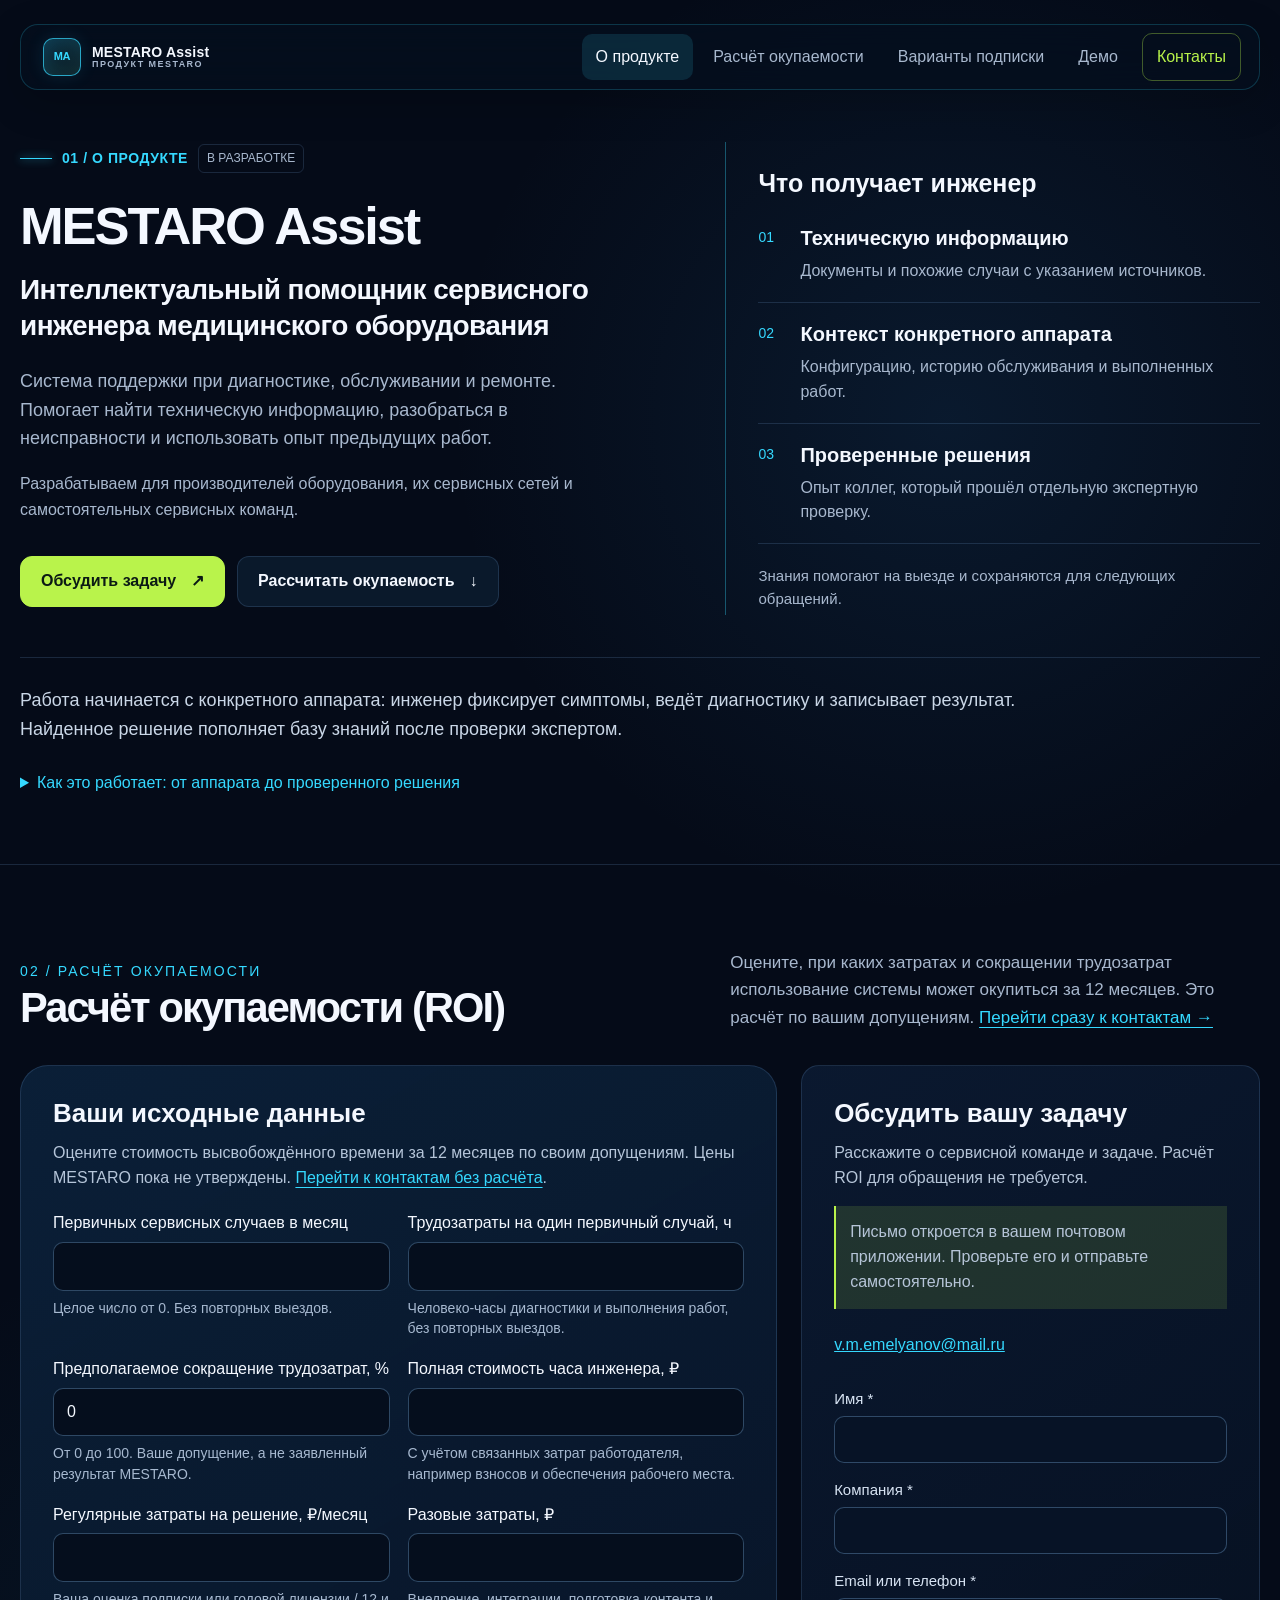
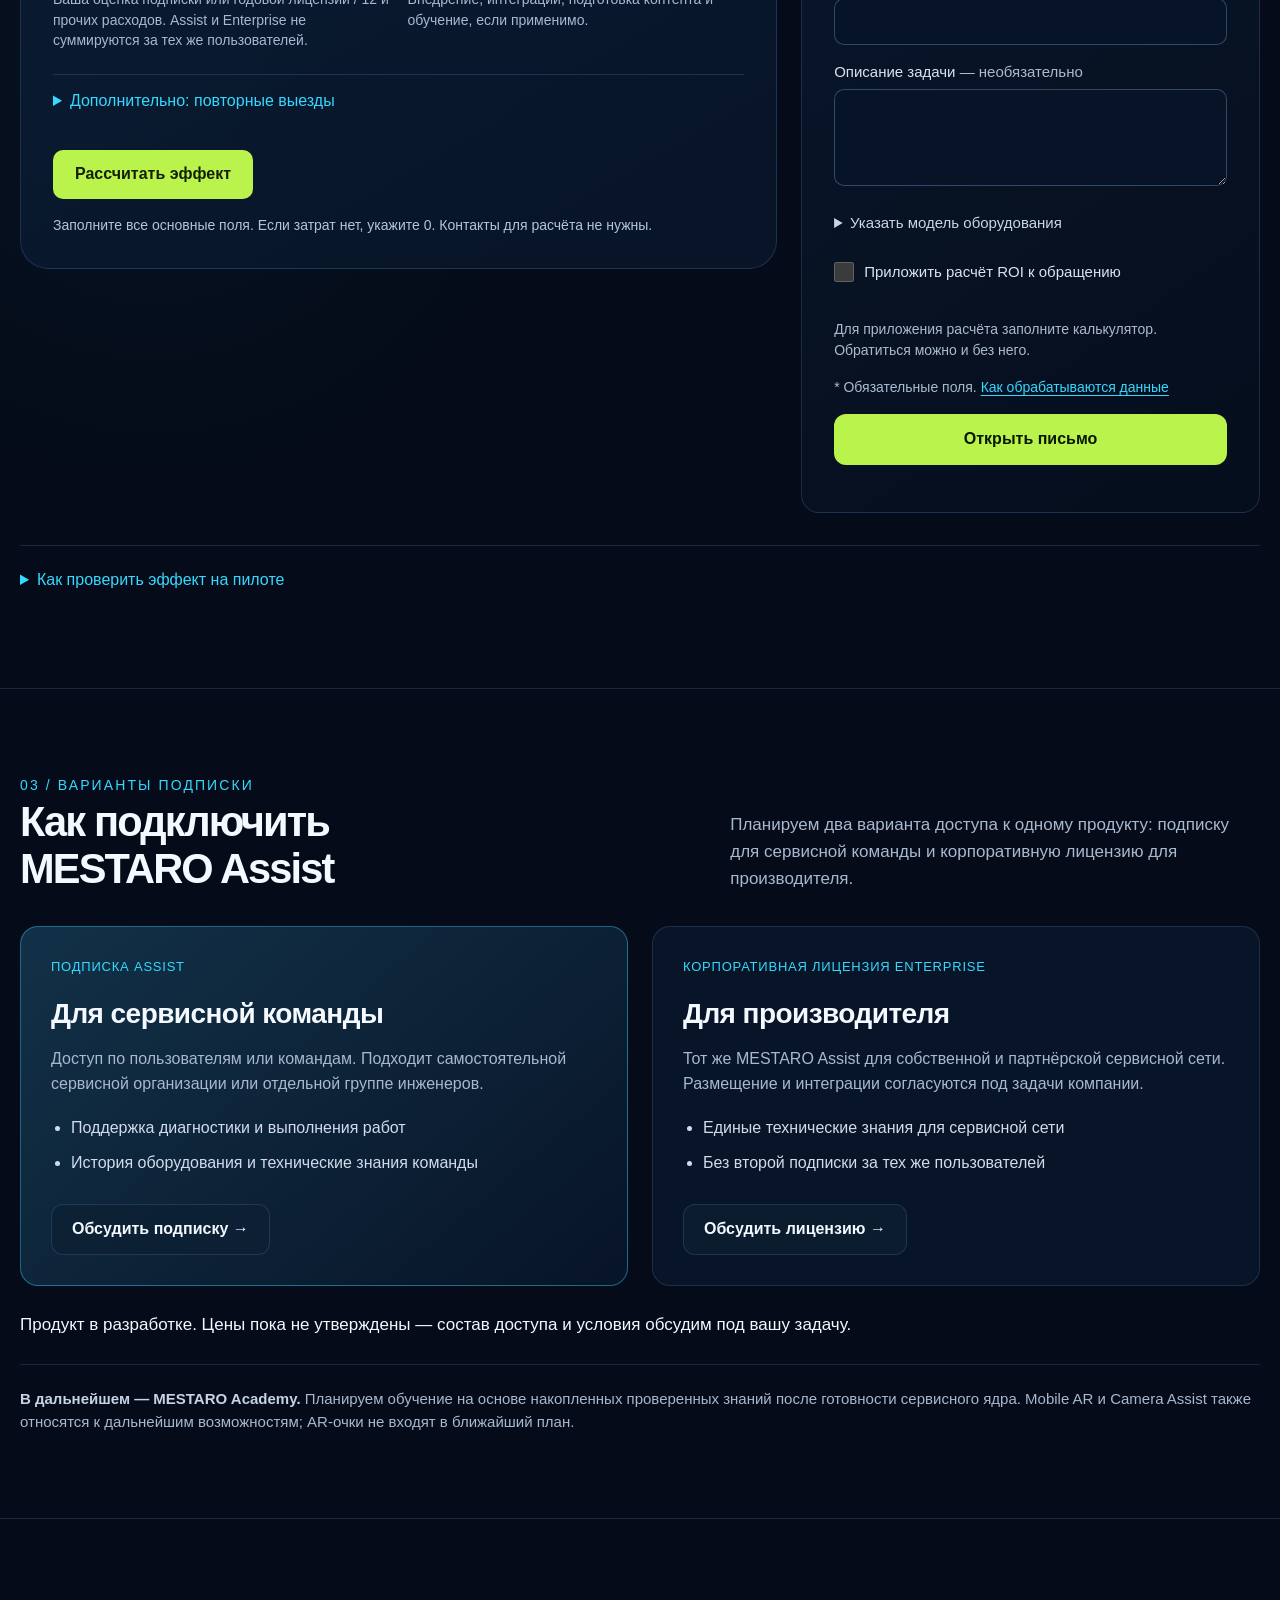
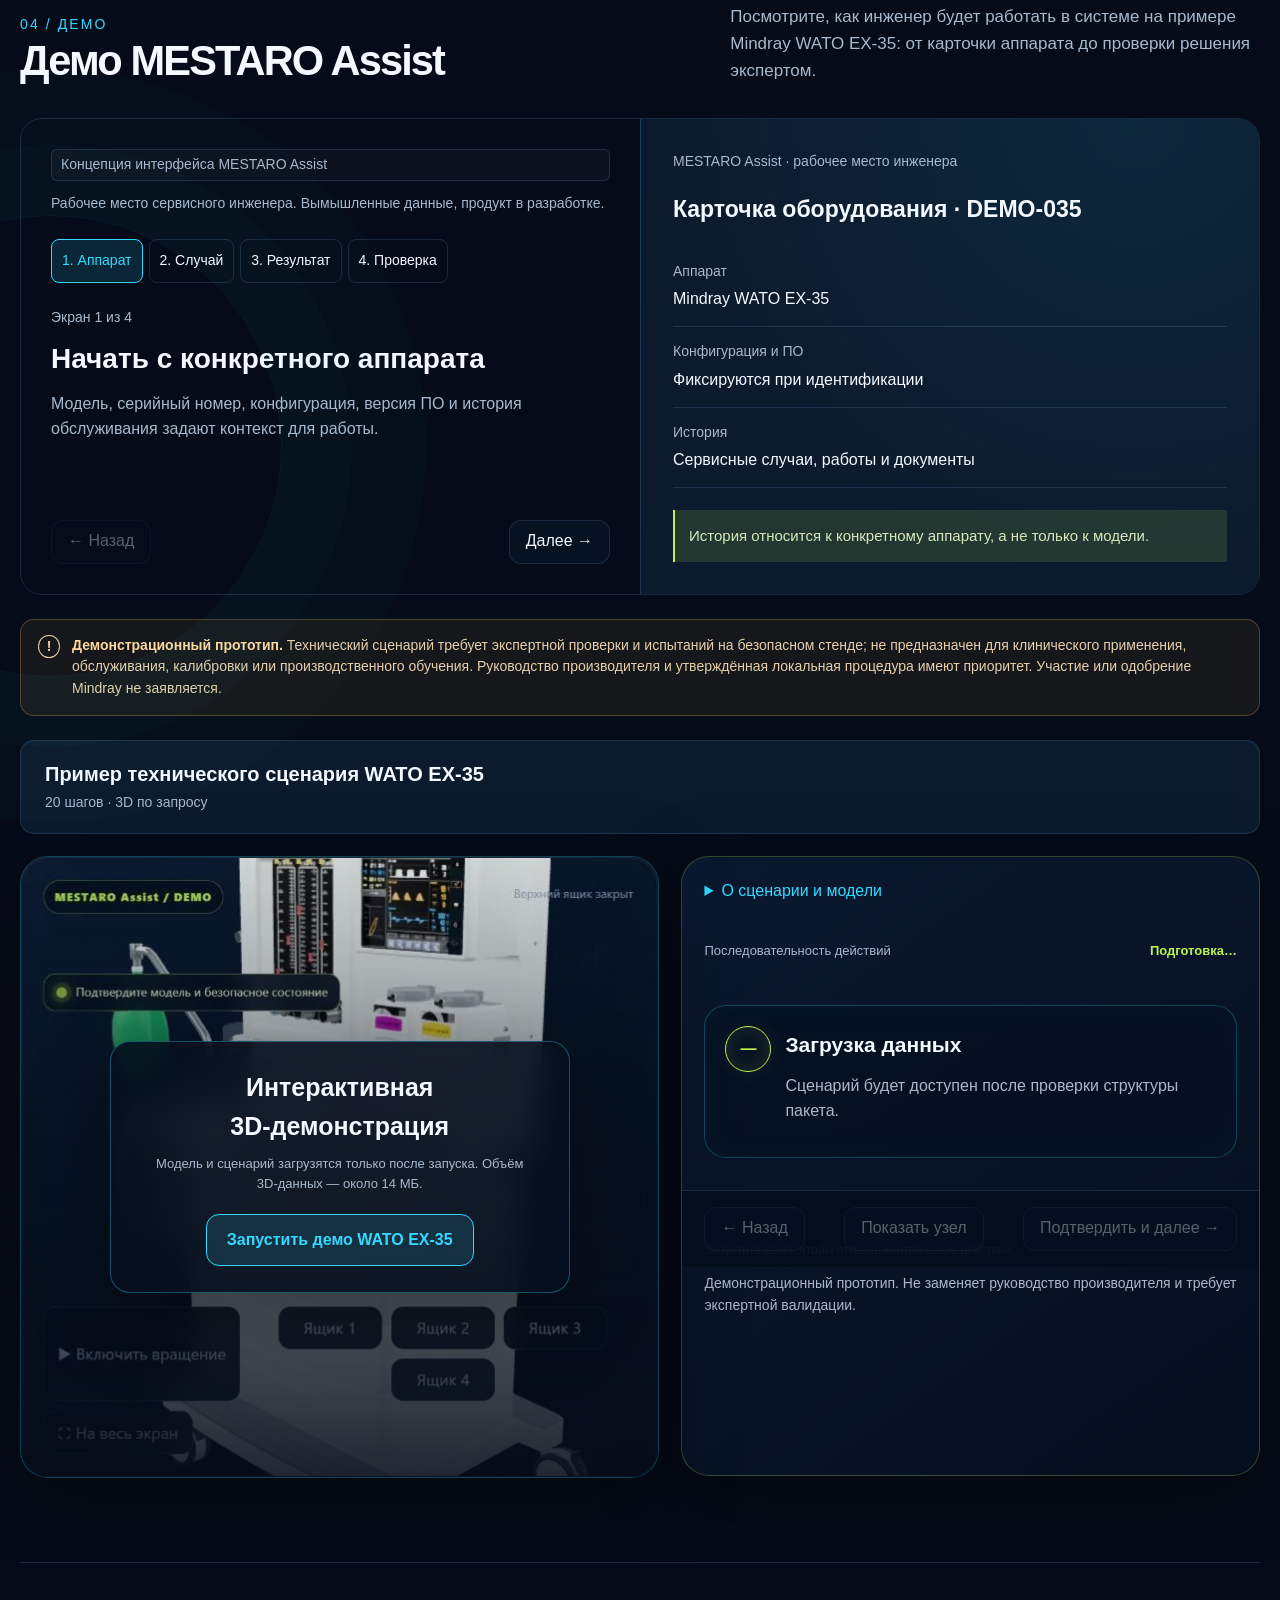
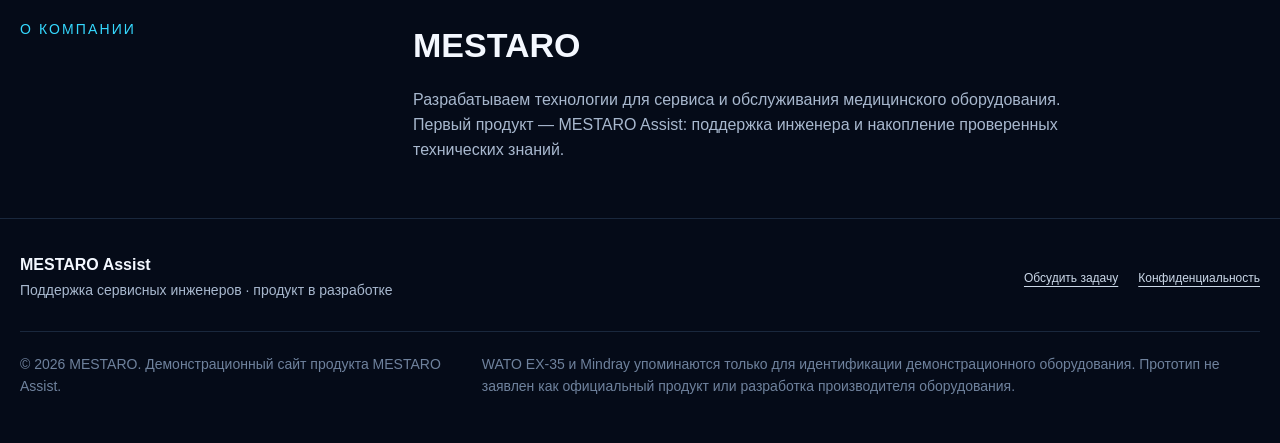
<file: index.html>
<!DOCTYPE html>
<html lang="ru">
<head>
  <meta charset="utf-8">
  <meta name="viewport" content="width=device-width, initial-scale=1">
  <title>MESTARO Assist — поддержка сервисных инженеров медицинского оборудования</title>
  <meta name="description" content="Разрабатываем MESTARO Assist — поддержку инженера при диагностике и обслуживании медицинского оборудования. Демо WATO EX-35 и оценка ROI по вашим данным.">
  <meta name="robots" content="index, follow, max-image-preview:large">
  <meta name="theme-color" content="#050b18">
  <link rel="canonical" href="https://mestaro.tech/">
  <link rel="icon" href="/assets/brand/favicon.png" type="image/png">
  <link rel="apple-touch-icon" href="/assets/brand/apple-touch-icon.png">
  <link rel="manifest" href="/site.webmanifest">

  <meta property="og:type" content="website">
  <meta property="og:locale" content="ru_RU">
  <meta property="og:site_name" content="MESTARO Assist">
  <meta property="og:title" content="MESTARO Assist — поддержка сервисных инженеров медицинского оборудования">
  <meta property="og:description" content="MESTARO Assist в разработке: история аппарата, диагностика и проверенные технические знания для сервисной сети.">
  <meta property="og:url" content="https://mestaro.tech/">
  <meta property="og:image" content="https://mestaro.tech/assets/brand/mestaro-assist-og.png">
  <meta property="og:image:type" content="image/png">
  <meta property="og:image:width" content="1200">
  <meta property="og:image:height" content="630">
  <meta property="og:image:alt" content="MESTARO Assist — поддержка сервисных инженеров">
  <meta name="twitter:card" content="summary_large_image">
  <meta name="twitter:title" content="MESTARO Assist — поддержка сервисных инженеров">
  <meta name="twitter:description" content="Поддержка диагностики и обслуживания оборудования. Продукт в разработке.">
  <meta name="twitter:image" content="https://mestaro.tech/assets/brand/mestaro-assist-og.png">
  <meta name="twitter:image:alt" content="MESTARO Assist — поддержка сервисных инженеров">

  <script type="application/ld+json">
  {
    "@context": "https://schema.org",
    "@graph": [
      {
        "@type": "Organization",
        "@id": "https://mestaro.tech/#organization",
        "name": "MESTARO",
        "url": "https://mestaro.tech/",
        "logo": "https://mestaro.tech/assets/brand/mestaro-assist-mark.png"
      },
      {
        "@type": ["Product", "SoftwareApplication"],
        "@id": "https://mestaro.tech/#assist",
        "name": "MESTARO Assist",
        "url": "https://mestaro.tech/",
        "image": "https://mestaro.tech/assets/brand/mestaro-assist-og.png",
        "brand": { "@id": "https://mestaro.tech/#organization" },
        "applicationCategory": "BusinessApplication",
        "operatingSystem": "Web",
        "description": "Разрабатываемая система поддержки сервисных инженеров медицинского оборудования.",
        "publisher": { "@id": "https://mestaro.tech/#organization" }
      }
    ]
  }
  </script>
  <style>
    :root {
      color-scheme: dark;
      --bg: #050b18;
      --surface: #081427;
      --surface-2: #0b1a31;
      --surface-3: #10213b;
      --text: #f4f8ff;
      --muted: #91a4bf;
      --line: rgba(121, 174, 224, 0.18);
      --cyan: #35d9ff;
      --cyan-soft: rgba(53, 217, 255, 0.13);
      --lime: #b9f34b;
      --lime-soft: rgba(185, 243, 75, 0.13);
      --shadow: 0 24px 80px rgba(0, 0, 0, 0.36);
      --radius-lg: 28px;
      --radius-md: 18px;
      --max: 1240px;
    }

    * { box-sizing: border-box; }
    html { scroll-behavior: smooth; overflow-x: clip; }
    body {
      margin: 0;
      min-width: 320px;
      background:
        radial-gradient(circle at 74% 8%, rgba(35, 108, 170, 0.15), transparent 31rem),
        radial-gradient(circle at 12% 32%, rgba(20, 117, 159, 0.08), transparent 26rem),
        var(--bg);
      color: var(--text);
      font-family: Inter, Manrope, "Segoe UI", Arial, sans-serif;
      font-size: 16px;
      line-height: 1.55;
      overflow-x: clip;
    }

    button, a { font: inherit; }
    button { color: inherit; }
    a { color: inherit; }
    [hidden] { display: none !important; }
    .sr-only {
      position: absolute;
      width: 1px;
      height: 1px;
      padding: 0;
      margin: -1px;
      overflow: hidden;
      clip: rect(0, 0, 0, 0);
      white-space: nowrap;
      border: 0;
    }
    button:focus-visible, a:focus-visible {
      outline: 3px solid rgba(185, 243, 75, 0.7);
      outline-offset: 4px;
    }
    .skip-link {
      position: fixed;
      z-index: 100;
      top: 12px;
      left: 12px;
      padding: 10px 14px;
      border-radius: 10px;
      background: var(--text);
      color: var(--bg);
      transform: translateY(-160%);
      transition: transform .2s ease;
    }
    .skip-link:focus { transform: translateY(0); }
    .shell { width: min(calc(100% - 40px), var(--max)); margin-inline: auto; }

    .site-header {
      position: sticky;
      top: 12px;
      z-index: 50;
      padding-top: 12px;
    }
    .nav {
      display: flex;
      align-items: center;
      justify-content: space-between;
      min-height: 66px;
      padding: 0 18px 0 22px;
      border: 1px solid rgba(53, 217, 255, 0.2);
      border-radius: 18px;
      background: rgba(5, 14, 30, 0.79);
      box-shadow: 0 12px 40px rgba(0, 0, 0, 0.2);
      backdrop-filter: blur(18px);
    }
    .brand {
      display: inline-flex;
      align-items: center;
      gap: 11px;
      text-decoration: none;
      font-weight: 750;
      letter-spacing: .04em;
    }
    .brand-mark {
      display: grid;
      place-items: center;
      width: 34px;
      aspect-ratio: 1;
      border: 1px solid var(--cyan);
      border-radius: 10px;
      color: var(--cyan);
      box-shadow: inset 0 0 22px var(--cyan-soft), 0 0 18px rgba(53, 217, 255, .11);
      font-size: 12px;
    }
    .nav-links { display: flex; align-items: center; gap: 6px; }
    .nav-links a {
      position: relative;
      padding: 11px 14px;
      border-radius: 10px;
      color: var(--muted);
      text-decoration: none;
      transition: color .18s ease, background .18s ease;
    }
    .nav-links a:hover,
    .nav-links a[aria-current="true"] { color: var(--text); background: rgba(53, 217, 255, .07); }
    .nav-links a[aria-current="true"]::after {
      content: "";
      position: absolute;
      right: 14px;
      bottom: 5px;
      left: 14px;
      height: 2px;
      background: var(--cyan);
      box-shadow: 0 0 12px var(--cyan);
    }

    main { display: block; }
    section, #scenarios { scroll-margin-top: 104px; }
    .hero {
      display: grid;
      grid-template-columns: minmax(0, .82fr) minmax(560px, 1.18fr);
      align-items: center;
      min-height: calc(100svh - 92px);
      padding: 74px 0 66px;
      gap: 24px;
    }
    .eyebrow {
      display: inline-flex;
      align-items: center;
      gap: 10px;
      margin: 0 0 24px;
      color: var(--cyan);
      font-size: 12px;
      font-weight: 780;
      letter-spacing: .15em;
      text-transform: uppercase;
    }
    .eyebrow::before { content: ""; width: 32px; height: 1px; background: currentColor; box-shadow: 0 0 8px currentColor; }
    h1, h2, h3, p { margin-top: 0; }
    h1 {
      max-width: 610px;
      margin-bottom: 24px;
      font-size: clamp(48px, 5.7vw, 82px);
      line-height: .99;
      letter-spacing: -.055em;
    }
    h1 span { color: var(--cyan); text-shadow: 0 0 32px rgba(53, 217, 255, .23); }
    .hero-copy > p:not(.eyebrow) { max-width: 540px; color: var(--muted); font-size: clamp(17px, 1.6vw, 20px); }
    .hero-actions { display: flex; flex-wrap: wrap; align-items: center; gap: 18px; margin-top: 34px; }
    .primary-action {
      display: inline-flex;
      align-items: center;
      justify-content: center;
      gap: 13px;
      min-height: 58px;
      padding: 0 22px;
      border: 1px solid var(--cyan);
      border-radius: 14px;
      background: linear-gradient(135deg, rgba(53, 217, 255, .16), rgba(53, 217, 255, .04));
      color: var(--cyan);
      box-shadow: inset 0 0 28px rgba(53, 217, 255, .06), 0 12px 40px rgba(0, 0, 0, .2);
      text-decoration: none;
      font-weight: 720;
      transition: transform .2s ease, box-shadow .2s ease, background .2s ease;
    }
    .primary-action:hover { transform: translateY(-3px); background: rgba(53, 217, 255, .17); box-shadow: 0 16px 48px rgba(53, 217, 255, .11); }
    .arrow { font-size: 21px; line-height: 1; }
    .offline-note { display: inline-flex; align-items: center; gap: 9px; color: var(--muted); font-size: 13px; }
    .offline-note i { width: 8px; height: 8px; border-radius: 99px; background: var(--lime); box-shadow: 0 0 14px var(--lime); }

    .system-map {
      position: relative;
      width: min(100%, 820px);
      justify-self: center;
      margin-bottom: 96px;
      isolation: isolate;
    }
    /* Разница сторон сохраняет одинаковые промежутки между кругом и всеми плитками. */
    .system-map::before { content: ""; display: block; padding-top: calc(100% - 140px); }
    .map-grid, .map-lines { position: absolute; inset: 0; width: 100%; height: 100%; }
    .map-grid {
      z-index: -2;
      border-radius: 50%;
      background-image:
        linear-gradient(rgba(53, 217, 255, .04) 1px, transparent 1px),
        linear-gradient(90deg, rgba(53, 217, 255, .04) 1px, transparent 1px);
      background-size: 46px 46px;
      mask-image: radial-gradient(circle, black 0 38%, transparent 74%);
    }
    .map-lines { z-index: -1; overflow: visible; }
    .map-lines circle, .map-lines path { fill: none; stroke: rgba(53, 217, 255, .26); }
    .map-lines .ring { stroke-dasharray: 4 11; transform-origin: center; animation: rotate 34s linear infinite; }
    .map-lines .route { stroke: rgba(53, 217, 255, .62); stroke-width: 1.5; stroke-dasharray: 7 8; animation: dash 16s linear infinite; }
    .map-lines .route.active { stroke: var(--lime); stroke-width: 2.5; filter: drop-shadow(0 0 7px rgba(185, 243, 75, .72)); }
    .core {
      position: absolute;
      top: 50%; left: 50%;
      display: grid;
      place-items: center;
      width: 188px;
      aspect-ratio: 1;
      border: 1px solid var(--cyan);
      border-radius: 50%;
      background: radial-gradient(circle, #123156 0, #08172c 58%, rgba(5, 11, 24, .8) 70%);
      box-shadow: inset 0 0 38px rgba(53, 217, 255, .2), 0 0 0 12px rgba(53, 217, 255, .04), 0 0 46px rgba(53, 217, 255, .18);
      transform: translate(-50%, -50%);
      text-align: center;
    }
    .core::before, .core::after {
      content: "";
      position: absolute;
      inset: -24px;
      border: 1px dashed rgba(53, 217, 255, .25);
      border-radius: 50%;
      animation: rotate 18s linear infinite;
    }
    .core::after { inset: -44px; animation-direction: reverse; animation-duration: 27s; }
    .core-icon { display: block; margin-bottom: 7px; color: var(--cyan); font-size: 23px; font-weight: 800; letter-spacing: .08em; }
    .core strong { display: block; max-width: 110px; font-size: 21px; line-height: 1.12; }
    .orbit-node {
      position: absolute;
      z-index: 2;
      width: 220px;
      min-height: 134px;
      padding: 17px;
      border: 1px solid rgba(107, 201, 239, .45);
      border-radius: 17px;
      background: linear-gradient(145deg, rgba(18, 43, 70, .95), rgba(7, 20, 39, .96));
      box-shadow: var(--shadow), inset 0 0 30px rgba(53, 217, 255, .04);
      text-align: left;
      cursor: pointer;
      transition: border-color .2s ease, box-shadow .2s ease;
    }
    .orbit-node:hover, .orbit-node[aria-pressed="true"] {
      z-index: 5;
      border-color: var(--lime);
      box-shadow: 0 18px 48px rgba(0,0,0,.35), inset 0 0 30px var(--lime-soft), 0 0 22px rgba(185, 243, 75, .12);
    }
    .orbit-node b { display: block; margin-bottom: 5px; font-size: 14px; }
    .orbit-node small { display: block; color: var(--muted); line-height: 1.4; }
    .node-kicker { display: inline-block; margin-bottom: 10px; color: var(--cyan); font-size: 11px; font-weight: 800; letter-spacing: .1em; }
    .node-1 { top: 16px; left: 50%; translate: -50% 0; }
    .node-2 { top: 50%; left: 0; translate: 0 -50%; }
    .node-3 { top: 50%; right: 0; translate: 0 -50%; }
    .node-4 { bottom: 16px; left: 50%; translate: -50% 0; }
    .map-detail {
      position: absolute;
      z-index: 6;
      left: 0;
      right: 0;
      top: calc(100% + 8px);
      display: flex;
      align-items: center;
      min-height: 64px;
      max-width: none;
      padding: 14px 18px;
      border-top: 2px solid var(--lime);
      border-radius: 12px;
      background: rgba(5, 11, 24, .84);
      color: var(--muted);
      font-size: 12px;
      line-height: 1.45;
      backdrop-filter: blur(8px);
      pointer-events: none;
    }

    .section { padding: 112px 0; }
    .section-heading {
      display: grid;
      grid-template-columns: minmax(260px, .74fr) minmax(300px, 1fr);
      gap: 60px;
      align-items: end;
      margin-bottom: 52px;
    }
    .section-heading h2 { margin-bottom: 0; font-size: clamp(40px, 5vw, 66px); line-height: 1.02; letter-spacing: -.045em; }
    .section-heading p { margin-bottom: 0; color: var(--muted); font-size: 18px; }
    .section-index { color: var(--cyan); font-size: 13px; letter-spacing: .15em; }

    .architecture {
      position: relative;
      border-top: 1px solid var(--line);
    }
    .architecture::before {
      content: "";
      position: absolute;
      top: 14%;
      right: -20%;
      width: 520px;
      aspect-ratio: 1;
      border: 1px solid rgba(53, 217, 255, .06);
      border-radius: 50%;
      box-shadow: 0 0 0 70px rgba(53, 217, 255, .02), 0 0 0 150px rgba(53, 217, 255, .012);
      pointer-events: none;
    }
    .mode-switch {
      display: inline-flex;
      gap: 5px;
      margin-bottom: 24px;
      padding: 5px;
      border: 1px solid var(--line);
      border-radius: 14px;
      background: rgba(8, 20, 39, .8);
    }
    .mode-switch button {
      padding: 10px 14px;
      border: 0;
      border-radius: 10px;
      background: transparent;
      color: var(--muted);
      cursor: pointer;
    }
    .mode-switch button[aria-pressed="true"] { background: var(--cyan-soft); color: var(--cyan); }
    .architecture-layout { display: grid; grid-template-columns: 1.48fr .72fr; gap: 22px; align-items: stretch; }
    .architecture-stage, .detail-panel {
      border: 1px solid var(--line);
      border-radius: var(--radius-lg);
      background: linear-gradient(145deg, rgba(11, 26, 49, .94), rgba(5, 14, 29, .94));
      box-shadow: var(--shadow);
    }
    .architecture-stage { position: relative; min-height: 480px; padding: 38px; overflow: hidden; }
    .architecture-stage::after {
      content: "";
      position: absolute;
      inset: 0;
      background-image: radial-gradient(circle, rgba(53,217,255,.12) 1px, transparent 1.3px);
      background-size: 22px 22px;
      mask-image: linear-gradient(to bottom, black, transparent 85%);
      opacity: .4;
      pointer-events: none;
    }
    .route-caption { position: relative; z-index: 2; display: flex; justify-content: space-between; align-items: center; color: var(--muted); font-size: 12px; }
    .route-caption strong { color: var(--lime); font-weight: 760; }
    .layer-flow { position: relative; z-index: 2; display: grid; grid-template-columns: repeat(4, 1fr); gap: 13px; align-items: center; min-height: 350px; }
    .layer {
      position: relative;
      min-height: 210px;
      padding: 20px 16px;
      border: 1px solid rgba(145, 164, 191, .18);
      border-radius: 18px;
      background: rgba(6, 17, 34, .91);
      text-align: left;
      cursor: pointer;
      transition: transform .2s ease, border-color .2s ease, background .2s ease;
    }
    .layer:not(:last-child)::after {
      content: "→";
      position: absolute;
      top: 50%;
      right: -20px;
      z-index: 3;
      width: 26px;
      color: var(--cyan);
      text-align: center;
      transform: translateY(-50%);
      text-shadow: 0 0 10px var(--cyan);
    }
    .layer:hover, .layer[aria-pressed="true"] { transform: translateY(-6px); border-color: var(--cyan); background: rgba(11, 34, 60, .96); }
    .architecture-stage[data-mode="field"] .layer[data-field="essential"] { border-color: var(--lime); box-shadow: inset 0 0 26px var(--lime-soft); }
    .architecture-stage[data-mode="training"] .layer[data-training="essential"] { border-color: var(--cyan); box-shadow: inset 0 0 26px var(--cyan-soft); }
    .layer-no { display: block; margin-bottom: 38px; color: var(--cyan); font-size: 12px; font-weight: 800; letter-spacing: .12em; }
    .layer strong { display: block; margin-bottom: 10px; line-height: 1.2; }
    .layer small { color: var(--muted); line-height: 1.45; }
    .detail-panel { display: flex; flex-direction: column; padding: 30px; }
    .detail-panel .eyebrow { margin-bottom: 40px; }
    .detail-icon {
      display: grid;
      place-items: center;
      width: 58px;
      aspect-ratio: 1;
      margin-bottom: 22px;
      border: 1px solid var(--lime);
      border-radius: 17px;
      background: var(--lime-soft);
      color: var(--lime);
      font-weight: 800;
      box-shadow: inset 0 0 28px rgba(185, 243, 75, .08);
    }
    .detail-panel h3 { margin-bottom: 12px; font-size: 28px; line-height: 1.1; }
    .detail-panel > p { color: var(--muted); }
    .detail-list { display: grid; gap: 10px; margin: auto 0 0; padding: 0; list-style: none; }
    .detail-list li { display: flex; gap: 10px; color: #c8d3e2; font-size: 14px; }
    .detail-list li::before { content: "↗"; color: var(--cyan); }

    .scenarios { border-top: 1px solid var(--line); }
    .scenario-tabs { display: grid; grid-template-columns: repeat(3, 1fr); gap: 12px; margin-bottom: 22px; }
    .scenario-tab {
      min-height: 150px;
      padding: 22px;
      border: 1px solid var(--line);
      border-radius: var(--radius-md);
      background: rgba(8, 20, 39, .72);
      text-align: left;
      cursor: pointer;
      transition: transform .2s ease, border-color .2s ease, background .2s ease;
    }
    .scenario-tab:hover { transform: translateY(-4px); }
    .scenario-tab[aria-selected="true"] { border-color: var(--lime); background: var(--lime-soft); box-shadow: inset 0 0 30px rgba(185, 243, 75, .05); }
    .scenario-tab .tab-index { display: block; margin-bottom: 22px; color: var(--cyan); font-size: 13px; }
    .scenario-tab[aria-selected="true"] .tab-index { color: var(--lime); }
    .scenario-tab strong { display: block; max-width: 260px; font-size: 18px; line-height: 1.25; }
    .scenario-workbench {
      display: grid;
      grid-template-columns: .75fr 1.25fr;
      gap: 0;
      min-height: 510px;
      border: 1px solid var(--line);
      border-radius: var(--radius-lg);
      background: linear-gradient(135deg, rgba(10, 27, 50, .96), rgba(5, 14, 28, .96));
      box-shadow: var(--shadow);
      overflow: hidden;
    }
    .scenario-copy { display: flex; flex-direction: column; padding: 42px; border-right: 1px solid var(--line); }
    .scenario-copy h3 { margin-bottom: 15px; font-size: clamp(30px, 3vw, 43px); line-height: 1.04; letter-spacing: -.03em; }
    .scenario-copy > p { color: var(--muted); }
    .role-line { display: flex; flex-wrap: wrap; gap: 8px; margin: 12px 0 28px; padding: 0; list-style: none; }
    .chip { padding: 7px 10px; border: 1px solid var(--line); border-radius: 999px; color: #c8d3e2; font-size: 12px; }
    .measure-title { margin-top: auto; margin-bottom: 10px; color: var(--muted); font-size: 12px; text-transform: uppercase; letter-spacing: .1em; }
    .measure-list { display: flex; flex-wrap: wrap; gap: 8px; }
    .measure-list span { padding: 8px 11px; border-radius: 9px; background: var(--cyan-soft); color: var(--cyan); font-size: 12px; }
    .scenario-visual { position: relative; display: flex; flex-direction: column; padding: 42px; overflow: hidden; }
    .scenario-visual::before {
      content: "";
      position: absolute;
      width: 370px;
      aspect-ratio: 1;
      right: -90px;
      top: -110px;
      border: 1px solid rgba(53, 217, 255, .09);
      border-radius: 50%;
      box-shadow: 0 0 0 60px rgba(53, 217, 255, .025), 0 0 0 120px rgba(53, 217, 255, .016);
    }
    .step-status { position: relative; z-index: 2; display: flex; justify-content: space-between; color: var(--muted); font-size: 13px; }
    .step-status b { color: var(--lime); }
    .step-track { position: relative; z-index: 2; display: grid; grid-template-columns: repeat(4, 1fr); gap: 11px; margin: 38px 0 46px; }
    .step-dot { position: relative; height: 5px; border-radius: 99px; background: rgba(145, 164, 191, .15); }
    .step-dot.complete, .step-dot.active { background: var(--cyan); box-shadow: 0 0 12px rgba(53, 217, 255, .45); }
    .step-dot.active { background: var(--lime); box-shadow: 0 0 12px rgba(185, 243, 75, .55); }
    .step-card {
      position: relative;
      z-index: 2;
      display: grid;
      grid-template-columns: auto 1fr;
      gap: 24px;
      align-items: start;
      min-height: 220px;
      padding: 30px;
      border: 1px solid rgba(53, 217, 255, .25);
      border-radius: 22px;
      background: rgba(5, 16, 33, .86);
      box-shadow: inset 0 0 34px rgba(53, 217, 255, .04);
    }
    .step-number {
      display: grid;
      place-items: center;
      width: 60px;
      aspect-ratio: 1;
      border: 1px solid var(--lime);
      border-radius: 50%;
      color: var(--lime);
      font-size: 20px;
      font-weight: 800;
      box-shadow: inset 0 0 22px var(--lime-soft), 0 0 22px rgba(185,243,75,.08);
    }
    .step-card h4 { margin: 3px 0 12px; font-size: 24px; }
    .step-card p { margin: 0; color: var(--muted); }
    .step-copy { min-width: 0; }
    .step-outcome { margin-top: 13px !important; color: #c9d7e8 !important; font-size: 13px; }
    .step-outcome b { color: var(--cyan); }
    .scenario-package-meta { display: flex; flex-wrap: wrap; gap: 8px; margin: 0 0 22px; }
    .scenario-package-meta span { padding: 7px 10px; border: 1px solid var(--line); border-radius: 999px; color: #c8d3e2; font-size: 12px; }
    .scenario-source { display: grid; gap: 8px; margin-top: auto; padding-top: 22px; }
    .scenario-source p { margin: 0; color: var(--muted); font-size: 12px; }
    .scenario-source b { color: #dbe8f7; }
    .step-details { position: relative; z-index: 2; display: grid; gap: 10px; margin: 14px 0; }
    .step-warning, .step-reference, .step-configuration {
      margin: 0;
      padding: 10px 13px;
      border-radius: 11px;
      color: #cbd8e8;
      font-size: 12px;
    }
    .step-warning { border-left: 2px solid #ffbd59; background: rgba(255, 189, 89, .08); }
    .step-reference { border-left: 2px solid var(--cyan); background: var(--cyan-soft); }
    .step-configuration { border-left: 2px solid var(--lime); background: var(--lime-soft); }
    .scenario-actions { position: relative; z-index: 2; display: grid; gap: 9px; margin-bottom: 4px; }
    .scenario-action {
      display: grid;
      grid-template-columns: minmax(0, 1fr) minmax(170px, .58fr);
      align-items: center;
      gap: 12px;
      padding: 11px 13px;
      border: 1px solid var(--line);
      border-radius: 12px;
      background: rgba(5, 16, 33, .58);
      color: #d8e5f4;
      font-size: 13px;
    }
    .scenario-action input[type="text"], .scenario-action select {
      width: 100%;
      min-height: 38px;
      padding: 7px 10px;
      border: 1px solid rgba(53, 217, 255, .24);
      border-radius: 9px;
      background: #071426;
      color: var(--text);
    }
    .scenario-action input[type="checkbox"] { width: 18px; height: 18px; accent-color: var(--lime); }
    .scenario-action.is-derived { border-color: rgba(185, 243, 75, .2); }
    .scenario-action.is-derived select:not(:disabled) { border-color: rgba(185, 243, 75, .48); cursor: pointer; }
    .scenario-action.is-profile { grid-template-columns: 1fr; align-items: stretch; }
    .scenario-action select:disabled { color: #dce9c2; opacity: .82; cursor: not-allowed; }
    .action-check { display: flex; justify-content: flex-end; align-items: center; gap: 8px; }
    .multi-choice { display: flex; flex-wrap: wrap; justify-content: flex-end; gap: 8px; }
    .multi-choice label { display: inline-flex; align-items: center; gap: 5px; }
    .scenario-load-error { color: #ffca7a !important; }
    .scenario-complete { border-color: var(--lime) !important; color: var(--lime); }
    .step-controls { position: relative; z-index: 2; display: flex; justify-content: space-between; gap: 10px; margin-top: auto; padding-top: 26px; }
    .step-controls button {
      min-height: 44px;
      padding: 0 16px;
      border: 1px solid var(--line);
      border-radius: 12px;
      background: rgba(8, 20, 39, .72);
      cursor: pointer;
    }
    .step-controls button:hover:not(:disabled) { border-color: var(--cyan); color: var(--cyan); }
    .step-controls button:disabled { opacity: .35; cursor: not-allowed; }
    .principles { display: grid; grid-template-columns: repeat(4, 1fr); gap: 12px; margin-top: 22px; padding: 0; list-style: none; }
    .principle { padding: 22px; border: 1px solid var(--line); border-radius: 17px; background: rgba(8, 20, 39, .52); }
    .principle b { display: block; margin-bottom: 8px; color: var(--cyan); font-size: 13px; }
    .principle span { color: var(--muted); font-size: 13px; }
    .scenario-theory-grid { display: grid; grid-template-columns: minmax(0, .9fr) minmax(420px, 1.1fr); gap: 22px; }
    .theory-card, .model-catalog {
      padding: 34px;
      border: 1px solid var(--line);
      border-radius: var(--radius-lg);
      background: linear-gradient(145deg, rgba(11, 26, 49, .92), rgba(5, 14, 29, .96));
      box-shadow: var(--shadow);
    }
    .theory-card h3, .model-catalog h3 { margin-bottom: 13px; font-size: 29px; line-height: 1.08; }
    .theory-card > p, .model-catalog > p { color: var(--muted); }
    .theory-points { display: grid; gap: 10px; margin: 24px 0 0; padding: 0; list-style: none; }
    .theory-points li { padding: 13px 15px; border-left: 2px solid var(--cyan); background: var(--cyan-soft); color: #d5e2f1; font-size: 13px; }
    .equipment-list { display: grid; gap: 12px; margin-top: 24px; }
    .equipment-card {
      display: grid;
      grid-template-columns: auto minmax(0, 1fr) auto;
      align-items: center;
      gap: 16px;
      padding: 18px;
      border: 1px solid rgba(53, 217, 255, .25);
      border-radius: 16px;
      background: rgba(5, 16, 33, .68);
      text-decoration: none;
      transition: border-color .2s ease, transform .2s ease, background .2s ease;
    }
    .equipment-card:hover { transform: translateY(-3px); border-color: var(--lime); background: var(--lime-soft); }
    .equipment-index { display: grid; place-items: center; width: 48px; aspect-ratio: 1; border: 1px solid var(--cyan); border-radius: 13px; color: var(--cyan); font-weight: 800; }
    .equipment-card strong { display: block; margin-bottom: 4px; font-size: 18px; }
    .equipment-card small { color: var(--muted); }
    .equipment-arrow { color: var(--lime); font-size: 24px; }
    .scenario-model-catalog { margin-top: 22px; }
    .scenario-model-catalog .eyebrow { margin-bottom: 18px; }

    .model-section { position: relative; border-top: 1px solid var(--line); overflow: hidden; }
    .model-section::before {
      content: "";
      position: absolute;
      top: 18%;
      left: -180px;
      width: 460px;
      aspect-ratio: 1;
      border: 1px solid rgba(53, 217, 255, .07);
      border-radius: 50%;
      box-shadow: 0 0 0 70px rgba(53, 217, 255, .018), 0 0 0 145px rgba(53, 217, 255, .01);
      pointer-events: none;
    }
    .model-layout { display: grid; grid-template-columns: minmax(0, 1.05fr) minmax(430px, .95fr); gap: 22px; align-items: stretch; }
    .model-stage {
      position: relative;
      min-height: 620px;
      border: 1px solid rgba(53, 217, 255, .24);
      border-radius: var(--radius-lg);
      background:
        radial-gradient(circle at 50% 46%, rgba(53, 217, 255, .12), transparent 34%),
        linear-gradient(145deg, rgba(10, 28, 51, .96), rgba(4, 13, 27, .98));
      box-shadow: var(--shadow), inset 0 0 70px rgba(53, 217, 255, .025);
      overflow: hidden;
    }
    .model-stage::after {
      content: "";
      position: absolute;
      z-index: 1;
      inset: 0;
      background-image: radial-gradient(circle, rgba(53, 217, 255, .12) 1px, transparent 1.4px);
      background-size: 25px 25px;
      mask-image: radial-gradient(circle at 50% 46%, black, transparent 68%);
      opacity: .32;
      pointer-events: none;
    }
    model-viewer {
      position: relative;
      z-index: 2;
      display: block;
      width: 100%;
      height: 620px;
      --poster-color: transparent;
      --progress-bar-color: var(--cyan);
      --progress-bar-height: 3px;
      background: transparent;
      transition: opacity .28s ease, visibility .28s ease;
    }
    #model-stage:fullscreen {
      width: 100vw;
      height: 100vh;
      min-height: 100vh;
      border: 0;
      border-radius: 0;
    }
    #model-stage:fullscreen model-viewer {
      height: 100vh;
      min-height: 100vh;
    }
    .model-poster { display: grid; place-items: center; width: 100%; height: 100%; color: var(--muted); text-align: center; }
    .model-poster strong { display: block; margin-bottom: 8px; color: var(--cyan); font-size: 22px; letter-spacing: .04em; }
    .model-badge {
      position: absolute;
      z-index: 4;
      top: 22px;
      left: 22px;
      padding: 8px 11px;
      border: 1px solid rgba(185, 243, 75, .38);
      border-radius: 999px;
      background: rgba(5, 16, 31, .82);
      color: var(--lime);
      font-size: 11px;
      font-weight: 800;
      letter-spacing: .1em;
      backdrop-filter: blur(10px);
    }
    .model-active-marker {
      position: absolute;
      z-index: 6;
      top: 116px;
      left: 22px;
      display: flex;
      align-items: center;
      gap: 9px;
      max-width: min(360px, calc(100% - 44px));
      padding: 9px 12px;
      border: 1px solid rgba(185, 243, 75, .52);
      border-radius: 12px;
      background: rgba(5, 16, 31, .9);
      color: #efffd0;
      font-size: 12px;
      backdrop-filter: blur(12px);
      pointer-events: none;
    }
    .model-active-marker::before {
      content: "";
      flex: 0 0 auto;
      width: 11px;
      height: 11px;
      border-radius: 50%;
      background: var(--lime);
      box-shadow: 0 0 0 5px rgba(185, 243, 75, .14), 0 0 18px var(--lime);
      animation: marker-pulse 1.7s ease-in-out infinite;
    }
    .model-status {
      position: absolute;
      z-index: 4;
      top: 27px;
      right: 24px;
      margin: 0;
      color: var(--muted);
      font-size: 12px;
    }
    .model-controls {
      position: absolute;
      z-index: 5;
      right: 22px;
      bottom: 22px;
      left: 22px;
      display: flex;
      flex-wrap: wrap;
      justify-content: space-between;
      gap: 10px;
      pointer-events: none;
    }
    .model-controls-group { display: flex; flex-wrap: wrap; gap: 9px; }
    .drawer-controls { flex: 1 1 360px; justify-content: center; }
    .model-control {
      min-height: 43px;
      padding: 0 14px;
      border: 1px solid rgba(53, 217, 255, .25);
      border-radius: 12px;
      background: rgba(5, 16, 31, .86);
      color: #d7e5f5;
      cursor: pointer;
      backdrop-filter: blur(12px);
      pointer-events: auto;
      transition: border-color .18s ease, color .18s ease, transform .18s ease;
    }
    .model-control:hover { border-color: var(--cyan); color: var(--cyan); transform: translateY(-2px); }
    .model-control[aria-pressed="true"] { border-color: var(--lime); color: var(--lime); }
    .model-control:disabled { opacity: .48; cursor: wait; transform: none; }
    .drawer-control { min-width: 104px; }
    .model-copy-card {
      display: flex;
      flex-direction: column;
      padding: 31px;
      border: 1px solid var(--line);
      border-radius: var(--radius-lg);
      background: linear-gradient(145deg, rgba(11, 26, 49, .94), rgba(5, 14, 29, .96));
      box-shadow: var(--shadow);
    }
    .model-copy-card .eyebrow { margin-bottom: 36px; }
    .model-copy-card h3 { margin-bottom: 14px; font-size: 32px; line-height: 1.05; letter-spacing: -.03em; }
    .model-copy-card > p { color: var(--muted); }
    .model-meta { display: grid; gap: 9px; margin: 22px 0; padding: 0; list-style: none; }
    .model-meta li { display: flex; justify-content: space-between; gap: 20px; padding-bottom: 9px; border-bottom: 1px solid var(--line); color: var(--muted); font-size: 13px; }
    .model-meta strong { color: #d8e4f3; font-weight: 650; text-align: right; }
    .model-use { margin: auto 0 24px; padding: 18px; border-left: 2px solid var(--lime); background: var(--lime-soft); color: #d7e5f5; font-size: 13px; }
    .model-note { margin: 14px 0 0; color: var(--muted); font-size: 11px; }
    .model-scenario-card {
      height: 620px;
      padding: 26px;
      border: 1px solid rgba(185, 243, 75, .24);
      border-radius: var(--radius-lg);
      background: linear-gradient(145deg, rgba(11, 26, 49, .96), rgba(5, 14, 29, .98));
      box-shadow: var(--shadow);
      overflow-y: auto;
      scrollbar-color: rgba(53, 217, 255, .35) transparent;
    }
    .model-scenario-card > .eyebrow { margin-bottom: 14px; }
    .model-scenario-card > h3 { margin-bottom: 9px; font-size: 28px; line-height: 1.08; letter-spacing: -.03em; }
    .model-scenario-card > p { color: var(--muted); font-size: 12px; }
    .model-scenario-card .scenario-package-meta { margin-bottom: 12px; }
    .model-scenario-card .scenario-visual { padding: 0; overflow: visible; }
    .model-scenario-card .scenario-visual::before { display: none; }
    .model-scenario-card .step-track { margin: 20px 0 24px; }
    .model-scenario-card .step-card { min-height: 0; padding: 20px; gap: 14px; }
    .model-scenario-card .step-number { width: 46px; font-size: 16px; }
    .model-scenario-card .step-card h4 { font-size: 20px; }
    .model-scenario-card .scenario-action { grid-template-columns: minmax(0, 1fr) minmax(190px, .7fr); padding: 9px 11px; }
    .model-scenario-card .scenario-action.is-profile { grid-template-columns: 1fr; }
    .model-scenario-card .step-controls { position: sticky; bottom: -26px; margin: 0 -26px -26px; padding: 16px 26px; background: rgba(5, 14, 29, .96); border-top: 1px solid var(--line); }
    .scenario-hotspot {
      display: flex;
      align-items: center;
      gap: 8px;
      width: max-content;
      max-width: 220px;
      padding: 7px 10px 7px 7px;
      border: 1px solid rgba(185, 243, 75, .65);
      border-radius: 999px;
      background: rgba(5, 16, 31, .9);
      color: #efffd0;
      box-shadow: 0 8px 28px rgba(0, 0, 0, .34);
      font-size: 11px;
      pointer-events: none;
    }
    .scenario-hotspot::before {
      content: "";
      flex: 0 0 auto;
      width: 10px;
      height: 10px;
      border-radius: 50%;
      background: var(--lime);
      box-shadow: 0 0 0 5px rgba(185, 243, 75, .14), 0 0 16px var(--lime);
    }
    .model-scenario-context { margin: 10px 0 22px; padding: 13px; border: 1px solid rgba(53, 217, 255, .2); border-radius: 12px; background: var(--cyan-soft); color: #dceafa; font-size: 12px; }

    .about-section {
      position: relative;
      border-top: 1px solid var(--line);
      overflow: hidden;
    }
    .about-section::before {
      content: "M";
      position: absolute;
      top: 40px;
      right: max(-30px, calc((100vw - var(--max)) / 2 - 120px));
      color: rgba(53, 217, 255, .025);
      font-size: clamp(300px, 40vw, 620px);
      font-weight: 900;
      line-height: .8;
      letter-spacing: -.12em;
      pointer-events: none;
      user-select: none;
    }
    .about-intro {
      position: relative;
      display: grid;
      grid-template-columns: minmax(270px, .72fr) minmax(0, 1.28fr);
      gap: 42px;
      margin-bottom: 22px;
      padding: clamp(28px, 5vw, 58px);
      border: 1px solid rgba(53, 217, 255, .24);
      border-radius: var(--radius-lg);
      background: linear-gradient(135deg, rgba(11, 30, 54, .96), rgba(5, 14, 29, .97));
      box-shadow: var(--shadow);
      overflow: hidden;
    }
    .about-intro::after {
      content: "";
      position: absolute;
      right: -90px;
      bottom: -130px;
      width: 340px;
      aspect-ratio: 1;
      border: 1px solid rgba(185, 243, 75, .12);
      border-radius: 50%;
      box-shadow: 0 0 0 55px rgba(185, 243, 75, .025), 0 0 0 110px rgba(185, 243, 75, .015);
      pointer-events: none;
    }
    .about-brand { position: relative; z-index: 1; }
    .about-brand h3 {
      margin-bottom: 18px;
      color: var(--cyan);
      font-size: clamp(46px, 7vw, 88px);
      line-height: .9;
      letter-spacing: -.065em;
      text-shadow: 0 0 36px rgba(53, 217, 255, .2);
    }
    .about-brand p { max-width: 400px; margin: 0; color: #d9e7f6; font-size: 18px; line-height: 1.4; }
    .about-story { position: relative; z-index: 1; }
    .about-story p { color: var(--muted); }
    .about-story p:last-child { margin-bottom: 0; }
    .about-story strong { color: var(--text); }
    .about-grid { display: grid; grid-template-columns: 1.12fr .88fr; gap: 22px; }
    .about-card {
      padding: clamp(26px, 4vw, 40px);
      border: 1px solid var(--line);
      border-radius: var(--radius-lg);
      background: linear-gradient(145deg, rgba(11, 26, 49, .9), rgba(5, 14, 29, .96));
      box-shadow: var(--shadow);
    }
    .about-card--wide { grid-row: span 2; }
    .about-card h3 { margin-bottom: 22px; font-size: 29px; line-height: 1.08; letter-spacing: -.025em; }
    .about-card p { color: var(--muted); }
    .about-list { display: grid; gap: 0; margin: 0; padding: 0; list-style: none; counter-reset: about-item; }
    .about-list li {
      position: relative;
      padding: 15px 0 15px 50px;
      border-top: 1px solid var(--line);
      color: #d7e4f3;
      counter-increment: about-item;
    }
    .about-list li::before {
      content: counter(about-item, decimal-leading-zero);
      position: absolute;
      top: 16px;
      left: 0;
      color: var(--cyan);
      font-size: 11px;
      font-weight: 800;
      letter-spacing: .08em;
    }
    .about-list--pilot li::before { color: var(--lime); }
    .metrics {
      display: flex;
      flex-wrap: wrap;
      gap: 8px;
      margin-top: 24px;
    }
    .metrics span {
      padding: 8px 11px;
      border: 1px solid rgba(53, 217, 255, .2);
      border-radius: 999px;
      background: var(--cyan-soft);
      color: #dceaf8;
      font-size: 12px;
      font-weight: 700;
    }
    .about-conclusion {
      position: relative;
      margin-top: 22px;
      padding: clamp(28px, 5vw, 48px);
      border: 1px solid rgba(185, 243, 75, .3);
      border-radius: var(--radius-lg);
      background: linear-gradient(120deg, rgba(185, 243, 75, .12), rgba(53, 217, 255, .07));
      color: var(--text);
      font-size: clamp(22px, 3vw, 34px);
      font-weight: 720;
      line-height: 1.25;
      letter-spacing: -.025em;
    }
    .about-conclusion strong { color: var(--lime); }

    /* MESTARO Assist product layer */
    .brand { min-width: max-content; }
    .brand-mark {
      width: 38px;
      border-color: rgba(53, 217, 255, .72);
      background: linear-gradient(145deg, rgba(53, 217, 255, .17), rgba(185, 243, 75, .06));
      font-size: 11px;
      letter-spacing: -.02em;
    }
    .brand-copy { display: grid; gap: 1px; line-height: 1; }
    .brand-copy strong { font-size: 14px; letter-spacing: .015em; }
    .brand-copy small { color: var(--muted); font-size: 9px; font-weight: 700; letter-spacing: .16em; text-transform: uppercase; }
    .nav-toggle {
      display: none;
      align-items: center;
      gap: 8px;
      min-height: 42px;
      padding: 0 12px;
      border: 1px solid var(--line);
      border-radius: 11px;
      background: rgba(8, 20, 39, .82);
      cursor: pointer;
    }
    .nav-toggle-icon { display: grid; gap: 4px; width: 17px; }
    .nav-toggle-icon i { display: block; width: 100%; height: 1px; background: currentColor; transition: transform .18s ease, opacity .18s ease; }
    .nav-toggle[aria-expanded="true"] .nav-toggle-icon i:first-child { transform: translateY(2.5px) rotate(45deg); }
    .nav-toggle[aria-expanded="true"] .nav-toggle-icon i:last-child { transform: translateY(-2.5px) rotate(-45deg); }
    .nav-links .nav-cta { margin-left: 4px; border: 1px solid rgba(185, 243, 75, .34); color: var(--lime); }
    .nav-links .nav-cta:hover { background: var(--lime-soft); }

    .hero {
      width: min(calc(100% - 40px), 1600px);
      grid-template-columns: minmax(0, .98fr) minmax(820px, 1.02fr);
      gap: clamp(30px, 5vw, 70px);
      padding-top: 82px;
    }
    .hero-title { max-width: 700px; margin-bottom: 28px; font-size: clamp(42px, 4.8vw, 70px); }
    .hero-title .hero-product {
      display: block;
      margin-bottom: 18px;
      color: var(--cyan);
      font-size: clamp(28px, 3.4vw, 48px);
      line-height: 1;
      letter-spacing: -.035em;
      text-shadow: 0 0 32px rgba(53, 217, 255, .23);
    }
    .hero-title .hero-headline { display: block; color: var(--text); font-size: .76em; line-height: 1.08; letter-spacing: -.045em; text-shadow: none; }
    .hero-copy > .hero-lead { max-width: 670px; color: #b6c5d8; font-size: clamp(17px, 1.45vw, 20px); }
    .secondary-action {
      display: inline-flex;
      align-items: center;
      justify-content: center;
      min-height: 58px;
      padding: 0 22px;
      border: 1px solid rgba(185, 243, 75, .48);
      border-radius: 14px;
      background: var(--lime-soft);
      color: var(--lime);
      text-decoration: none;
      font-weight: 720;
      transition: transform .2s ease, background .2s ease;
    }
    .secondary-action:hover { transform: translateY(-3px); background: rgba(185, 243, 75, .2); }
    .hero-proof { display: flex; flex-wrap: wrap; gap: 12px 22px; margin-top: 28px; padding: 0; list-style: none; color: var(--muted); font-size: 12px; }
    .hero-proof li { display: inline-flex; align-items: center; gap: 8px; }
    .hero-proof li::before { content: ""; width: 7px; height: 7px; border-radius: 50%; background: var(--lime); box-shadow: 0 0 12px rgba(185, 243, 75, .65); }
    .system-map .core strong { max-width: 132px; }

    .outcomes { position: relative; border-top: 1px solid var(--line); }
    .outcome-grid, .module-grid, .kpi-grid, .integration-grid { display: grid; gap: 12px; }
    .outcome-grid { grid-template-columns: repeat(3, 1fr); }
    .outcome-card, .module-card, .kpi-card, .integration-card {
      position: relative;
      padding: 25px;
      border: 1px solid var(--line);
      border-radius: var(--radius-md);
      background: linear-gradient(145deg, rgba(11, 26, 49, .82), rgba(5, 14, 29, .94));
      overflow: hidden;
    }
    .outcome-card::after, .module-card::after {
      content: "";
      position: absolute;
      inset: auto -34px -48px auto;
      width: 108px;
      aspect-ratio: 1;
      border: 1px solid rgba(53, 217, 255, .08);
      border-radius: 50%;
    }
    .outcome-no, .module-no { display: block; margin-bottom: 25px; color: var(--cyan); font-size: 11px; font-weight: 800; letter-spacing: .12em; }
    .outcome-card h3, .module-card h3 { margin-bottom: 9px; font-size: 20px; line-height: 1.18; }
    .outcome-card p, .module-card p { margin-bottom: 0; color: var(--muted); font-size: 13px; }
    .outcomes-summary { margin-top: 22px; padding: 22px 24px; border-left: 2px solid var(--lime); background: var(--lime-soft); color: #dce9ee; }

    .capabilities { border-top: 1px solid var(--line); }
    .module-grid { grid-template-columns: repeat(3, 1fr); }
    .module-card { min-height: 190px; }
    .scenario-anchor { scroll-margin-top: 112px; margin-top: 86px; }
    .subsection-heading { display: flex; align-items: end; justify-content: space-between; gap: 24px; margin-bottom: 28px; }
    .subsection-heading h3 { max-width: 680px; margin: 0; font-size: clamp(31px, 4vw, 48px); line-height: 1.05; letter-spacing: -.04em; }
    .subsection-heading p { max-width: 430px; margin: 0; color: var(--muted); }

    .how-steps .layer-no { color: var(--lime); }
    .how-steps .layer { min-height: 230px; }
    .how-steps .layer strong { font-size: 18px; }

    .demo-disclaimer {
      display: flex;
      align-items: flex-start;
      gap: 12px;
      margin: -20px 0 30px;
      padding: 15px 17px;
      border: 1px solid rgba(255, 191, 107, .26);
      border-radius: 14px;
      background: rgba(255, 176, 67, .07);
      color: #e6cfad;
      font-size: 13px;
    }
    .demo-disclaimer b { color: #ffd69d; }
    .demo-disclaimer i { flex: 0 0 auto; display: grid; place-items: center; width: 22px; aspect-ratio: 1; border: 1px solid currentColor; border-radius: 50%; font-style: normal; font-weight: 800; }
    .model-stage.is-idle model-viewer, .model-stage.is-idle .model-controls, .model-stage.is-idle .model-active-marker { opacity: 0; visibility: hidden; }
    .demo-launcher {
      position: absolute;
      z-index: 8;
      inset: 0;
      display: grid;
      place-items: center;
      padding: 34px;
      background:
        linear-gradient(180deg, rgba(5, 12, 25, .12), rgba(5, 12, 25, .88)),
        url("assets/models/wato-ex35/wato-ex35-poster.webp") center / cover no-repeat,
        radial-gradient(circle at 50% 42%, rgba(53, 217, 255, .2), transparent 42%);
      text-align: center;
      transition: opacity .28s ease, visibility .28s ease;
    }
    .model-stage:not(.is-idle) .demo-launcher { opacity: 0; visibility: hidden; pointer-events: none; }
    .demo-launch-card { max-width: 460px; padding: 26px; border: 1px solid rgba(53, 217, 255, .34); border-radius: 20px; background: rgba(5, 14, 29, .88); box-shadow: var(--shadow); backdrop-filter: blur(16px); }
    .demo-launch-card strong { display: block; margin-bottom: 8px; font-size: 25px; }
    .demo-launch-card p { margin-bottom: 20px; color: var(--muted); font-size: 13px; }
    .demo-launch {
      min-height: 52px;
      padding: 0 20px;
      border: 1px solid var(--cyan);
      border-radius: 13px;
      background: var(--cyan-soft);
      color: var(--cyan);
      font-weight: 760;
      cursor: pointer;
    }
    .demo-launch:disabled { opacity: .65; cursor: wait; }
    .demo-link { color: var(--cyan); text-decoration-thickness: 1px; text-underline-offset: 4px; }

    .kpi-section, .pilot-section, .integration-section, .contact-section { border-top: 1px solid var(--line); }
    .kpi-grid { grid-template-columns: repeat(4, 1fr); }
    .kpi-card { min-height: 170px; }
    .kpi-card strong { display: block; margin-bottom: 18px; color: var(--lime); font-size: 27px; letter-spacing: -.03em; }
    .kpi-card span { display: block; color: #dbe7f5; font-weight: 700; line-height: 1.25; }
    .kpi-card p { margin: 8px 0 0; color: var(--muted); font-size: 12px; }
    .kpi-note { margin-top: 22px; color: var(--muted); font-size: 13px; }

    .pilot-layout { display: grid; grid-template-columns: minmax(0, .88fr) minmax(430px, 1.12fr); gap: 22px; }
    .pilot-intro, .pilot-plan { padding: clamp(28px, 4vw, 42px); border: 1px solid var(--line); border-radius: var(--radius-lg); background: linear-gradient(145deg, rgba(11, 26, 49, .92), rgba(5, 14, 29, .97)); }
    .pilot-intro h3 { margin-bottom: 14px; font-size: 32px; line-height: 1.05; }
    .pilot-intro > p { color: var(--muted); }
    .pilot-badge { display: inline-flex; margin-top: 22px; padding: 9px 12px; border: 1px solid rgba(185, 243, 75, .28); border-radius: 999px; color: var(--lime); font-size: 12px; }
    .pilot-plan { counter-reset: pilot-step; }
    .pilot-step { display: grid; grid-template-columns: 36px 1fr; gap: 15px; padding: 17px 0; border-top: 1px solid var(--line); counter-increment: pilot-step; }
    .pilot-step:first-child { border-top: 0; padding-top: 0; }
    .pilot-step::before { content: counter(pilot-step, decimal-leading-zero); color: var(--cyan); font-size: 12px; font-weight: 800; }
    .pilot-step strong { display: block; margin-bottom: 4px; }
    .pilot-step span { color: var(--muted); font-size: 13px; }

    .integration-grid { grid-template-columns: repeat(3, 1fr); }
    .integration-card h3 { margin-bottom: 12px; font-size: 23px; }
    .integration-card p { color: var(--muted); }
    .tag-list { display: flex; flex-wrap: wrap; gap: 8px; margin: 20px 0 0; padding: 0; list-style: none; }
    .tag-list li { padding: 7px 10px; border: 1px solid var(--line); border-radius: 999px; color: #c9d7e8; font-size: 11px; }

    .about-section .about-intro { margin-bottom: 0; }
    .about-brand h3 { font-size: clamp(40px, 6vw, 72px); }

    .contact-card { display: grid; grid-template-columns: minmax(280px, .8fr) minmax(430px, 1.2fr); gap: 28px; padding: clamp(26px, 5vw, 54px); border: 1px solid rgba(53, 217, 255, .28); border-radius: var(--radius-lg); background: linear-gradient(135deg, rgba(12, 35, 61, .96), rgba(5, 14, 29, .98)); box-shadow: var(--shadow); }
    .contact-copy h2 { margin-bottom: 18px; font-size: clamp(38px, 5vw, 62px); line-height: 1.02; letter-spacing: -.045em; }
    .contact-copy > p { color: var(--muted); }
    .contact-note { margin-top: 28px; padding: 15px; border-left: 2px solid var(--lime); background: var(--lime-soft); color: #dbe8f4; font-size: 12px; }
    .pilot-form { display: grid; grid-template-columns: 1fr 1fr; gap: 14px; }
    .form-field { display: grid; gap: 7px; }
    .form-field--wide { grid-column: 1 / -1; }
    .form-field label, .form-consent { color: #cbd8e8; font-size: 12px; }
    .form-field input, .form-field textarea {
      width: 100%;
      min-height: 48px;
      padding: 12px 13px;
      border: 1px solid var(--line);
      border-radius: 11px;
      background: rgba(4, 13, 27, .76);
      color: var(--text);
      font: inherit;
    }
    .form-field textarea { min-height: 92px; resize: vertical; }
    .form-field input:focus, .form-field textarea:focus { outline: 2px solid rgba(53, 217, 255, .45); border-color: var(--cyan); }
    .form-consent { grid-column: 1 / -1; display: flex; align-items: flex-start; gap: 9px; }
    .form-consent input { margin-top: 3px; accent-color: var(--lime); }
    .form-consent a { color: var(--cyan); }
    .form-submit { grid-column: 1 / -1; justify-self: start; border: 0; cursor: pointer; }
    .form-status { grid-column: 1 / -1; min-height: 20px; margin: 0; color: var(--lime); font-size: 12px; }

    .site-footer { padding: 34px 0 46px; border-top: 1px solid var(--line); color: var(--muted); }
    .footer-inner { display: flex; align-items: center; justify-content: space-between; gap: 20px; }
    .footer-inner strong { color: var(--text); }
    .footer-note { font-size: 12px; }
    .footer-links { display: flex; flex-wrap: wrap; gap: 10px 20px; font-size: 12px; }
    .footer-links a { color: #cbd8e8; text-underline-offset: 4px; }
    .footer-legal { display: grid; grid-template-columns: .72fr 1.28fr; gap: 24px; margin-top: 28px; padding-top: 22px; border-top: 1px solid var(--line); color: #6f829d; font-size: 10px; }

    .reveal { opacity: 0; transform: translateY(18px); transition: opacity .65s ease, transform .65s ease; }
    .reveal.visible { opacity: 1; transform: none; }

    @keyframes rotate { to { transform: rotate(360deg); } }
    @keyframes dash { to { stroke-dashoffset: -180; } }
    @keyframes marker-pulse { 50% { opacity: .58; transform: scale(.82); } }

    @media (max-width: 1280px) {
      .hero { grid-template-columns: 1fr; }
      .hero-copy { max-width: 750px; }
    }

    @media (max-width: 1060px) {
      .hero { grid-template-columns: 1fr; padding-top: 90px; }
      .hero-copy { max-width: 750px; }
      .architecture-layout { grid-template-columns: 1fr; }
      .scenario-theory-grid { grid-template-columns: 1fr; }
      .detail-panel { min-height: 360px; }
      .model-layout { grid-template-columns: 1fr; }
      .model-copy-card { min-height: 420px; }
      .model-scenario-card { height: auto; max-height: none; }
      .about-intro, .about-grid { grid-template-columns: 1fr; }
      .about-card--wide { grid-row: auto; }
      .scenario-workbench { grid-template-columns: 1fr; }
      .scenario-copy { border-right: 0; border-bottom: 1px solid var(--line); }
      .principles { grid-template-columns: repeat(2, 1fr); }
    }

    @media (max-width: 760px) {
      .shell { width: min(calc(100% - 24px), var(--max)); }
      .site-header { top: 6px; padding-top: 6px; }
      .nav { min-height: 58px; padding-inline: 12px; }
      .brand span:last-child { display: none; }
      .nav-links { gap: 0; }
      .nav-links a { padding: 10px 8px; font-size: 13px; }
      .hero { min-height: auto; padding: 80px 0 58px; }
      .system-map { display: grid; grid-template-columns: 1fr 1fr; grid-auto-rows: 1fr; gap: 10px; min-height: auto; margin-bottom: 0; padding-top: 230px; }
      .system-map::before { display: none; }
      .map-grid, .map-lines { display: none; }
      .core { top: 105px; width: 168px; }
      .orbit-node { position: relative; inset: auto; width: auto; min-height: 134px; translate: none; }
      .map-detail { display: none; }
      .section { padding: 78px 0; }
      .section-heading { grid-template-columns: 1fr; gap: 20px; margin-bottom: 36px; }
      .layer-flow { grid-template-columns: 1fr 1fr; gap: 10px; }
      .layer { min-height: 180px; }
      .layer:not(:last-child)::after { display: none; }
      .architecture-stage { min-height: auto; padding: 22px; }
      .model-stage, model-viewer { min-height: 480px; height: 480px; }
      .drawer-controls { order: 3; flex-basis: 100%; }
      .model-copy-card { padding: 26px; min-height: auto; }
      .scenario-tabs { grid-template-columns: 1fr; }
      .scenario-tab { min-height: 112px; }
      .scenario-tab .tab-index { margin-bottom: 13px; }
      .scenario-copy, .scenario-visual { padding: 28px; }
      .scenario-action { grid-template-columns: 1fr; }
      .model-scenario-card .scenario-action { grid-template-columns: 1fr; }
      .action-check, .multi-choice { justify-content: flex-start; }
      .step-card { grid-template-columns: 1fr; gap: 16px; }
      .step-number { width: 48px; }
      .principles { grid-template-columns: 1fr; }
      .footer-inner { align-items: flex-start; flex-direction: column; }
      .footer-legal { grid-template-columns: 1fr; }
    }

    @media (max-width: 460px) {
      .nav-links a { font-size: 0; }
      .nav-links a::before { font-size: 12px; }
      .nav-links a:nth-child(1)::before { content: "01"; }
      .nav-links a:nth-child(2)::before { content: "02"; }
      .nav-links a:nth-child(3)::before { content: "03"; }
      .nav-links a:nth-child(4)::before { content: "04"; }
      .nav-links a:nth-child(5)::before { content: "05"; }
      .system-map { grid-template-columns: 1fr; }
      .layer-flow { grid-template-columns: 1fr; }
      .scenario-copy, .scenario-visual { padding: 22px; }
      .step-card { padding: 22px; }
      .model-badge { top: 16px; left: 16px; }
      .model-status { top: 51px; right: 16px; left: 16px; text-align: center; }
      .model-active-marker { top: 132px; left: 16px; max-width: calc(100% - 86px); }
      .model-controls { right: 14px; bottom: 14px; left: 14px; }
    }

    @media (max-width: 1120px) {
      .outcome-grid, .module-grid { grid-template-columns: repeat(2, 1fr); }
      .kpi-grid { grid-template-columns: repeat(2, 1fr); }
      .integration-grid { grid-template-columns: 1fr; }
    }

    @media (max-width: 980px) {
      .nav { position: relative; }
      .nav-toggle { display: inline-flex; }
      .nav-links {
        position: absolute;
        top: calc(100% + 8px);
        right: 0;
        display: grid;
        width: min(360px, calc(100vw - 24px));
        padding: 10px;
        border: 1px solid rgba(53, 217, 255, .24);
        border-radius: 16px;
        background: rgba(5, 14, 30, .97);
        box-shadow: var(--shadow);
        backdrop-filter: blur(18px);
        opacity: 0;
        visibility: hidden;
        transform: translateY(-8px);
        transition: opacity .18s ease, visibility .18s ease, transform .18s ease;
      }
      .nav-links.is-open { opacity: 1; visibility: visible; transform: none; }
      .nav-links a, .nav-links .nav-cta { margin: 0; padding: 13px 14px; font-size: 14px; }
      .nav-links a[aria-current="true"]::after { right: 14px; left: 14px; }
      .pilot-layout, .contact-card { grid-template-columns: 1fr; }
    }

    @media (max-width: 760px) {
      .brand > .brand-copy { display: grid !important; }
      .brand-copy small { display: none; }
      .hero { padding-top: 64px; }
      .hero-title { font-size: clamp(38px, 11vw, 54px); }
      .hero-title .hero-product { font-size: clamp(27px, 8vw, 40px); }
      .hero-actions { align-items: stretch; gap: 10px; }
      .hero-actions .primary-action, .hero-actions .secondary-action { width: 100%; }
      .outcome-grid, .module-grid, .kpi-grid { grid-template-columns: 1fr; }
      .subsection-heading { align-items: flex-start; flex-direction: column; }
      .scenario-anchor { margin-top: 62px; }
      .how-steps .layer { min-height: 150px; }
      .pilot-form { grid-template-columns: 1fr; }
      .form-field, .form-field--wide, .form-consent, .form-submit, .form-status { grid-column: 1; }
      .demo-launcher { padding: 18px; background-size: auto 100%; }
      .demo-launch-card { padding: 21px; }
    }

    @media (max-width: 460px) {
      .nav-links a { font-size: 14px; }
      .nav-links a::before { content: none !important; }
      .brand-mark { width: 34px; }
      .brand-copy strong { font-size: 13px; }
      .nav-toggle { padding-inline: 10px; }
      .nav-toggle > span:first-child { font-size: 12px; }
      .demo-disclaimer { margin-top: -8px; }
      .contact-card { padding: 24px 18px; }
    }

    @media (prefers-reduced-motion: reduce) {
      html { scroll-behavior: auto; }
      *, *::before, *::after { animation-duration: .01ms !important; animation-iteration-count: 1 !important; transition-duration: .01ms !important; }
      .reveal { opacity: 1; transform: none; }
    }
  </style>
  <link rel="stylesheet" href="assets/site/site.css?v=3">
  <link rel="stylesheet" href="assets/site/roi.css?v=1">
  <link rel="stylesheet" href="assets/site/contact.css?v=1">
</head>
<body class="site-update">
  <a class="skip-link" href="#main">Перейти к содержанию</a>

  <header class="site-header shell">
    <nav class="nav" aria-label="Основная навигация">
      <a class="brand" href="#top" aria-label="MESTARO Assist — на первый экран">
        <span class="brand-mark" aria-hidden="true">MA</span>
        <span class="brand-copy"><strong>MESTARO Assist</strong><small>продукт MESTARO</small></span>
      </a>
      <button class="nav-toggle" id="nav-toggle" type="button" aria-expanded="false" aria-controls="nav-links">
        <span>Меню</span>
        <span class="nav-toggle-icon" aria-hidden="true"><i></i><i></i></span>
      </button>
      <div class="nav-links" id="nav-links">
        <a href="#top">О продукте</a>
        <a href="#roi">Расчёт окупаемости</a>
        <a href="#capabilities">Варианты подписки</a>
        <a href="#demo">Демо</a>
        <a class="nav-cta" href="#contact">Контакты</a>
      </div>
    </nav>
  </header>

  <main id="main">
    <section class="hero shell" id="top" aria-labelledby="hero-title">
      <div class="hero-copy">
        <p class="eyebrow">01 / О ПРОДУКТЕ <span class="development-label">В разработке</span></p>
        <h1 class="hero-title" id="hero-title">MESTARO Assist</h1>
        <p class="hero-summary">Интеллектуальный помощник сервисного инженера медицинского оборудования</p>
        <p class="hero-lead">Система поддержки при диагностике, обслуживании и ремонте. Помогает найти техническую информацию, разобраться в неисправности и использовать опыт предыдущих работ.</p>
        <p class="hero-audience">Разрабатываем для производителей оборудования, их сервисных сетей и самостоятельных сервисных команд.</p>
        <div class="hero-actions">
          <a class="primary-action" href="#contact">Обсудить задачу <span aria-hidden="true">↗</span></a>
          <a class="secondary-action" href="#roi">Рассчитать окупаемость <span aria-hidden="true">↓</span></a>
        </div>
      </div>
      <aside class="assist-explainer" aria-labelledby="assist-help-title">
        <h2 id="assist-help-title">Что получает инженер</h2>
        <ol class="assist-benefits">
          <li><span aria-hidden="true">01</span><div><h3>Техническую информацию</h3><p>Документы и похожие случаи с указанием источников.</p></div></li>
          <li><span aria-hidden="true">02</span><div><h3>Контекст конкретного аппарата</h3><p>Конфигурацию, историю обслуживания и выполненных работ.</p></div></li>
          <li><span aria-hidden="true">03</span><div><h3>Проверенные решения</h3><p>Опыт коллег, который прошёл отдельную экспертную проверку.</p></div></li>
        </ol>
        <p class="assist-explainer-note">Знания помогают на выезде и сохраняются для следующих обращений.</p>
      </aside>
      <div class="product-story" id="outcomes">
        <p class="product-story-intro">Работа начинается с конкретного аппарата: инженер фиксирует симптомы, ведёт диагностику и записывает результат. Найденное решение пополняет базу знаний после проверки экспертом.</p>
        <details class="product-details" id="how-it-works">
          <summary>Как это работает: от аппарата до проверенного решения</summary>
          <p class="product-detail-intro">Сервисный случай связывает аппарат, симптомы, диагностику, действия инженера и результат. Ниже — пример пути на вымышленных данных WATO EX‑35.</p>
        <div class="journey-equipment"><span class="status-dot" aria-hidden="true"></span><strong>WATO EX‑35 · DEMO‑035</strong><span>Пример пути инженера</span></div>
        <ol class="journey-flow">
          <li><span>01</span><h3>Открыть случай</h3><p>Аппарат, история, симптомы и запрос.</p></li>
          <li><span>02</span><h3>Провести диагностику</h3><p>Наблюдения, измерения и источники.</p></li>
          <li><span>03</span><h3>Выполнить сценарий</h3><p>Действия инженера и обязательные проверки.</p></li>
          <li><span>04</span><h3>Зафиксировать результат</h3><p>Закрытый случай и кандидат в решение.</p></li>
          <li class="expert-step"><span>05 / ЭКСПЕРТ</span><h3>Проверить решение</h3><p>Отдельное подтверждение, версия и область применимости.</p></li>
          <li><span>06</span><h3>Использовать снова</h3><p>Verified Solution — проверенное решение в базе знаний.</p></li>
        </ol>
        <p class="journey-note">Закрытие сервисного случая не подтверждает решение автоматически. Публикация — отдельное действие уполномоченного эксперта.</p>

          <div class="product-knowledge" id="integration"><h3>Откуда берутся знания и как помогает ИИ</h3><p>Assist дополняет FSM, CMMS и Service Desk инженерными знаниями и поддержкой диагностики. ИИ помогает искать и сопоставлять информацию; решения подтверждает человек.</p>
        <div class="knowledge-list">
          <article><span>01</span><div><h3>ИИ помогает найти и сопоставить</h3><p>Поиск по документации с источниками, похожим случаям и проверенным решениям. Предложение ИИ остаётся гипотезой до подтверждения человеком.</p></div></article>
          <article><span>02</span><div><h3>Знания связаны с оборудованием</h3><p>Производители, модели, узлы, симптомы, ошибки, действия и документы. Версии, роли доступа и история изменений помогают контролировать применимость решения.</p></div></article>
          <article><span>03</span><div><h3>Интеграции — под процесс вашей сети</h3><p>Планируем обмен с существующими сервисными системами: контекст задания, результат работ и ссылки на оборудование. Состав интеграции определяем отдельно.</p></div></article>
        </div>

          </div>
        </details>
      </div>
    </section>

    <section class="section contact-section" id="roi" aria-labelledby="roi-title">
      <div class="shell">
        <div class="section-heading"><div><span class="section-index">02 / РАСЧЁТ ОКУПАЕМОСТИ</span><h2 id="roi-title">Расчёт окупаемости (ROI)</h2></div><p>Оцените, при каких затратах и сокращении трудозатрат использование системы может окупиться за 12 месяцев. Это расчёт по вашим допущениям. <a class="demo-link" href="#contact">Перейти сразу к контактам →</a></p></div>
        <div class="roi-contact-layout">
<div class="roi-calculator" aria-labelledby="roi-calculator-title">
  <h3 id="roi-calculator-title">Ваши исходные данные</h3>
  <p class="roi-intro">Оцените стоимость высвобождённого времени за 12 месяцев по своим допущениям. Цены MESTARO пока не утверждены. <a href="#contact">Перейти к контактам без расчёта</a>.</p>
  <form id="roi-form" novalidate autocomplete="off" data-state="empty">
    <div class="roi-fields">
      <div class="roi-field">
        <label for="roi-N">Первичных сервисных случаев в месяц</label>
        <input id="roi-N" name="N" type="text" inputmode="numeric" required aria-describedby="roi-N-help roi-N-error">
        <small id="roi-N-help">Целое число от 0. Без повторных выездов.</small>
        <small class="roi-error" id="roi-N-error" hidden></small>
      </div>
      <div class="roi-field">
        <label for="roi-T">Трудозатраты на один первичный случай, ч</label>
        <input id="roi-T" name="T" type="text" inputmode="decimal" required aria-describedby="roi-T-help roi-T-error">
        <small id="roi-T-help">Человеко-часы диагностики и выполнения работ, без повторных выездов.</small>
        <small class="roi-error" id="roi-T-error" hidden></small>
      </div>
      <div class="roi-field">
        <label for="roi-p">Предполагаемое сокращение трудозатрат, %</label>
        <input id="roi-p" name="p" type="text" inputmode="decimal" value="0" required aria-describedby="roi-p-help roi-p-error">
        <small id="roi-p-help">От 0 до 100. Ваше допущение, а не заявленный результат MESTARO.</small>
        <small class="roi-error" id="roi-p-error" hidden></small>
      </div>
      <div class="roi-field">
        <label for="roi-H">Полная стоимость часа инженера, ₽</label>
        <input id="roi-H" name="H" type="text" inputmode="decimal" required aria-describedby="roi-H-help roi-H-error">
        <small id="roi-H-help">С учётом связанных затрат работодателя, например взносов и обеспечения рабочего места.</small>
        <small class="roi-error" id="roi-H-error" hidden></small>
      </div>
      <div class="roi-field">
        <label for="roi-S">Регулярные затраты на решение, ₽/месяц</label>
        <input id="roi-S" name="S" type="text" inputmode="decimal" required aria-describedby="roi-S-help roi-S-error">
        <small id="roi-S-help">Ваша оценка подписки или годовой лицензии / 12 и прочих расходов. Assist и Enterprise не суммируются за тех же пользователей.</small>
        <small class="roi-error" id="roi-S-error" hidden></small>
      </div>
      <div class="roi-field">
        <label for="roi-I">Разовые затраты, ₽</label>
        <input id="roi-I" name="I" type="text" inputmode="decimal" required aria-describedby="roi-I-help roi-I-error">
        <small id="roi-I-help">Внедрение, интеграции, подготовка контента и обучение, если применимо.</small>
        <small class="roi-error" id="roi-I-error" hidden></small>
      </div>
    </div>
    <details class="roi-disclosure">
      <summary>Дополнительно: повторные выезды</summary>
      <label class="roi-toggle" for="roi-travel-enabled"><input id="roi-travel-enabled" name="travelEnabled" type="checkbox">Учитывать предотвращённые повторные выезды</label>
      <fieldset class="roi-fields roi-travel-fields" id="roi-travel-fields" disabled>
        <legend class="sr-only">Параметры повторных выездов</legend>
        <div class="roi-field">
          <label for="roi-R">Предотвращённые повторные выезды в месяц</label>
          <input id="roi-R" name="R" type="text" inputmode="numeric" aria-describedby="roi-R-help roi-R-error">
          <small id="roi-R-help">Ваша оценка: целое число от 0 до числа первичных случаев. Максимум один на первичный случай.</small>
          <small class="roi-error" id="roi-R-error" hidden></small>
        </div>
        <div class="roi-field">
          <label for="roi-C">Прямые нетрудовые расходы на повторный выезд, ₽</label>
          <input id="roi-C" name="C" type="text" inputmode="decimal" aria-describedby="roi-C-help roi-C-error">
          <small id="roi-C-help">Например, транспорт и проживание. Не включайте рабочее время: один эффект не должен учитываться дважды.</small>
          <small class="roi-error" id="roi-C-error" hidden></small>
        </div>
      </fieldset>
    </details>
    <button class="roi-calculate" type="submit">Рассчитать эффект</button>
    <p class="roi-status" id="roi-status" role="status" aria-live="polite" aria-atomic="true">Заполните все основные поля. Если затрат нет, укажите 0. Контакты для расчёта не нужны.</p>
    <noscript><p>Для локального расчёта включите JavaScript. Вы можете перейти к контактам без расчёта.</p></noscript>
  </form>
  <div class="roi-results" id="roi-results" hidden>
    <h4>Потенциальный эффект по вашим данным</h4>
    <dl class="roi-primary-results">
      <div class="roi-result"><dt>Потенциальный чистый эффект за 12 месяцев</dt><dd id="roi-net-result" data-roi-result="netBenefit12Months">—</dd></div>
      <div class="roi-result"><dt>Оценочный ROI за 12 месяцев</dt><dd data-roi-result="roi12MonthsPct">—</dd></div>
      <div class="roi-result"><dt>Условный срок окупаемости</dt><dd data-roi-result="paybackMonths">—</dd></div>
    </dl>
    <p id="roi-payback-horizon" hidden>Срок окупаемости выходит за горизонт годового ROI — 12 месяцев.</p>
    <dl class="roi-secondary-results">
      <div><dt>Высвобождаемое время</dt><dd data-roi-result="savedHoursMonthly">—</dd></div>
      <div><dt>Эффект до регулярных затрат</dt><dd data-roi-result="grossBenefitMonthly">—</dd></div>
    </dl>
    <p class="roi-note">Сценарная оценка по вашим данным. Высвобождённое время не всегда превращается в денежную экономию. Фактический эффект проверяется на пилоте.</p>
    <details class="roi-disclosure">
      <summary>Как считается</summary>
      <dl class="roi-breakdown">
        <div><dt>Стоимость высвобождённого времени, в месяц</dt><dd data-roi-result="laborValueMonthly">—</dd></div>
        <div><dt>Нетрудовые расходы на предотвращённые выезды, в месяц</dt><dd data-roi-result="travelSavingsMonthly">—</dd></div>
        <div><dt>Чистый эффект, в месяц</dt><dd data-roi-result="netBenefitMonthly">—</dd></div>
        <div><dt>Все затраты за 12 месяцев</dt><dd data-roi-result="totalCost12Months">—</dd></div>
      </dl>
      <ul class="roi-formulas">
        <li>Время в месяц = первичные случаи × часы на случай × сокращение трудозатрат / 100.</li>
        <li>Стоимость времени = высвобождённые часы × полная стоимость часа инженера.</li>
        <li>Эффект по выездам = предотвращённые повторные выезды × прямые нетрудовые расходы. Если опция выключена, оба значения равны 0.</li>
        <li>Эффект до регулярных затрат = стоимость времени + эффект по выездам.</li>
        <li>Чистый эффект в месяц = эффект до регулярных затрат − регулярные затраты.</li>
        <li>Все затраты за год = разовые затраты + 12 × регулярные затраты.</li>
        <li>Чистый эффект за год = 12 × эффект до регулярных затрат − все затраты за год.</li>
        <li>ROI = чистый эффект за год / все затраты за год × 100 %, если затраты больше 0.</li>
        <li>Условная окупаемость = разовые затраты / чистый эффект в месяц, если оба значения больше 0.</li>
      </ul>
      <p>Постоянная месячная нагрузка в течение 12 месяцев эксплуатации. Без дисконтирования, этапа нарастания эффекта и налоговых расчётов. Затраты и эффект вводятся в сопоставимой базе. Простой оборудования, клинические результаты и упущенная выручка не учитываются.</p>
      <p>Срок условный: расчёт предполагает равномерные ежемесячные расходы. При годовой предоплате он не описывает фактический график денежных потоков. Промежуточные значения не округляются. Формула 1.0.0 · валюта RUB.</p>
    </details>
  </div>
</div>

          <aside class="contact-panel" id="contact" aria-labelledby="contact-title">
            <h3 id="contact-title">Обсудить вашу задачу</h3>
            <p>Расскажите о сервисной команде и задаче. Расчёт ROI для обращения не требуется.</p>
            <p class="contact-channel-notice" id="contact-channel-notice">Письмо откроется в вашем почтовом приложении. Проверьте его и отправьте самостоятельно.</p>
            <a class="contact-direct" id="contact-direct" href="mailto:v.m.emelyanov@mail.ru">v.m.emelyanov@mail.ru</a>
            <form class="contact-form" id="contact-form" novalidate>
              <div class="contact-field">
                <label for="contact-name">Имя *</label>
                <input id="contact-name" name="name" autocomplete="name" maxlength="100" required aria-describedby="contact-name-error">
                <p class="contact-field-error" id="contact-name-error"></p>
              </div>
              <div class="contact-field">
                <label for="contact-company">Компания *</label>
                <input id="contact-company" name="company" autocomplete="organization" maxlength="160" required aria-describedby="contact-company-error">
                <p class="contact-field-error" id="contact-company-error"></p>
              </div>
              <div class="contact-field">
                <label for="contact-reply">Email или телефон *</label>
                <input id="contact-reply" name="contact" autocomplete="email" maxlength="160" required aria-describedby="contact-reply-error">
                <p class="contact-field-error" id="contact-reply-error"></p>
              </div>
              <div class="contact-field">
                <label for="contact-task">Описание задачи <span>— необязательно</span></label>
                <textarea id="contact-task" name="task" maxlength="1500" rows="3"></textarea>
              </div>
              <details class="contact-optional">
                <summary>Указать модель оборудования</summary>
                <div class="contact-field">
                  <label for="contact-equipment">Модель <span>— необязательно</span></label>
                  <input id="contact-equipment" name="equipment" maxlength="160">
                </div>
              </details>
              <label class="contact-attachment-toggle" for="contact-attach-roi">
                <input id="contact-attach-roi" type="checkbox" disabled aria-describedby="contact-roi-hint" aria-controls="contact-roi-preview">
                <span>Приложить расчёт ROI к обращению</span>
              </label>
              <p class="contact-roi-hint" id="contact-roi-hint">Для приложения расчёта заполните калькулятор. Обратиться можно и без него.</p>
              <div class="contact-roi-preview" id="contact-roi-preview" hidden>
                <h4>В письмо будет добавлено</h4>
                <pre id="contact-roi-text"></pre>
              </div>
              <p class="contact-privacy">* Обязательные поля. <a href="privacy.html">Как обрабатываются данные</a></p>
              <button class="contact-submit" id="contact-submit" type="submit" disabled>Открыть письмо</button>
              <p class="contact-status" id="contact-status" role="status" aria-live="polite"></p>
              <noscript><p class="contact-status">Для подготовки письма через форму нужен JavaScript. Написать напрямую можно по email выше.</p></noscript>
            </form>
          </aside>

        </div>
        <details class="product-details roi-pilot" id="pilot"><summary>Как проверить эффект на пилоте</summary><p class="product-detail-intro">Платный пилот планируется после готовности базового MVP. Сейчас можно обсудить оборудование, задачи и условия участия.</p>
        <ol class="pilot-outline"><li><b>Одна модель</b><span>Выбрать оборудование и согласовать сценарии.</span></li><li><b>Группа инженеров</b><span>Зафиксировать условия и исходные показатели.</span></li><li><b>Сравнимые результаты</b><span>Оценить изменения на сопоставимых задачах.</span></li></ol>
        <div id="kpi" class="kpi-grid">
          <article class="kpi-card"><strong>Поиск</strong><span>Время поиска информации</span><p>До применимого документа или решения.</p></article>
          <article class="kpi-card"><strong>Операция</strong><span>Время выполнения работы</span><p>На сопоставимых задачах и конфигурациях.</p></article>
          <article class="kpi-card"><strong>Качество</strong><span>Ошибки выполнения операций</span><p>Пропуски и нарушения последовательности.</p></article>
          <article class="kpi-card"><strong>Экспертиза</strong><span>Обращения к экспертам</span><p>Частота и причины эскалаций.</p></article>
        </div>
        <p class="section-footnote">MTTR — время восстановления — оцениваем при наличии подходящих данных. Проценты улучшения заранее не обещаем.</p>

        </details>
      </div>
    </section>

    <section class="section capabilities" id="capabilities" aria-labelledby="capabilities-title">
      <div class="shell">
        <div class="section-heading"><div><span class="section-index">03 / ВАРИАНТЫ ПОДПИСКИ</span><h2 id="capabilities-title">Как подключить<br>MESTARO Assist</h2></div><p>Планируем два варианта доступа к одному продукту: подписку для сервисной команды и корпоративную лицензию для производителя.</p></div>
        <div class="format-grid">
          <article class="format-card format-primary"><span class="subscription-label">ПОДПИСКА ASSIST</span><h3>Для сервисной команды</h3><p>Доступ по пользователям или командам. Подходит самостоятельной сервисной организации или отдельной группе инженеров.</p><ul class="subscription-list"><li>Поддержка диагностики и выполнения работ</li><li>История оборудования и технические знания команды</li></ul><a class="secondary-action" href="#contact">Обсудить подписку →</a></article>
          <article class="format-card"><span class="subscription-label">КОРПОРАТИВНАЯ ЛИЦЕНЗИЯ ENTERPRISE</span><h3>Для производителя</h3><p>Тот же MESTARO Assist для собственной и партнёрской сервисной сети. Размещение и интеграции согласуются под задачи компании.</p><ul class="subscription-list"><li>Единые технические знания для сервисной сети</li><li>Без второй подписки за тех же пользователей</li></ul><a class="secondary-action" href="#contact">Обсудить лицензию →</a></article>
        </div>
        <p class="subscription-pricing">Продукт в разработке. Цены пока не утверждены — состав доступа и условия обсудим под вашу задачу.</p>
        <p class="academy-note"><strong>В дальнейшем — MESTARO Academy.</strong> Планируем обучение на основе накопленных проверенных знаний после готовности сервисного ядра. Mobile AR и Camera Assist также относятся к дальнейшим возможностям; AR‑очки не входят в ближайший план.</p>
      </div>
    </section>

    <section class="section model-section" id="demo" aria-labelledby="model-title">
      <div class="shell">
        <span id="scenarios" class="anchor-alias" aria-hidden="true"></span>
        <div class="section-heading"><div><span class="section-index">04 / ДЕМО</span><h2 id="model-title">Демо MESTARO Assist</h2></div><p>Посмотрите, как инженер будет работать в системе на примере Mindray WATO EX‑35: от карточки аппарата до проверки решения экспертом.</p></div>
        <div class="overview" aria-label="Обзор возможностей Assist">
          <div class="overview-copy">
            <span class="example-label">Концепция интерфейса MESTARO Assist</span>
            <p class="overview-context">Рабочее место сервисного инженера. Вымышленные данные, продукт в разработке.</p>
            <div class="overview-tabs" role="tablist" aria-label="Экраны обзора">
              <button type="button" id="overview-tab-0" role="tab" aria-selected="true" aria-controls="overview-panel" data-overview="0">1. Аппарат</button>
              <button type="button" id="overview-tab-1" role="tab" aria-selected="false" aria-controls="overview-panel" data-overview="1" tabindex="-1">2. Случай</button>
              <button type="button" id="overview-tab-2" role="tab" aria-selected="false" aria-controls="overview-panel" data-overview="2" tabindex="-1">3. Результат</button>
              <button type="button" id="overview-tab-3" role="tab" aria-selected="false" aria-controls="overview-panel" data-overview="3" tabindex="-1">4. Проверка</button>
            </div>
            <div id="overview-panel" role="tabpanel" aria-labelledby="overview-tab-0" tabindex="0" aria-live="polite"><p class="preview-caption" id="overview-count">Экран 1 из 4</p><h3 id="overview-title">Начать с конкретного аппарата</h3><p id="overview-description">Модель, серийный номер, конфигурация, версия ПО и история обслуживания задают контекст для работы.</p></div>
            <div class="step-controls"><button type="button" id="general-prev-step" disabled>← Назад</button><button type="button" id="general-next-step">Далее →</button></div>
          </div>
          <div class="overview-screen" id="overview-screen" aria-label="Иллюстрация выбранного экрана"></div>
        </div>
        <div class="demo-disclaimer" role="note"><i aria-hidden="true">!</i><span><b>Демонстрационный прототип.</b> Технический сценарий требует экспертной проверки и испытаний на безопасном стенде; не предназначен для клинического применения, обслуживания, калибровки или производственного обучения. Руководство производителя и утверждённая локальная процедура имеют приоритет. Участие или одобрение Mindray не заявляется.</span></div>
        <div class="technical-demo" id="technical-demo" role="region" aria-labelledby="technical-demo-title">
          <div class="technical-demo-heading"><h3 id="technical-demo-title">Пример технического сценария WATO EX‑35</h3><p>20 шагов · 3D по запросу</p></div>
        <div class="model-layout">
          <div class="model-stage is-idle" id="model-stage" data-mode="geometry">
            <div class="demo-launcher" id="demo-launcher">
              <div class="demo-launch-card">
                <strong>Интерактивная 3D‑демонстрация</strong>
                <p>Модель и сценарий загрузятся только после запуска. Объём 3D‑данных — около 14 МБ.</p>
                <button class="demo-launch" id="demo-launch" type="button">Запустить демо WATO EX‑35</button>
              </div>
            </div>
            <span class="model-badge" id="model-badge">MESTARO Assist / DEMO</span>
            <div class="model-active-marker" id="model-active-marker">Активная зона сценария</div>
            <p class="model-status" id="model-status" aria-live="polite">Демо не загружено</p>

            <model-viewer
              id="wato-model"
              data-src="assets/models/wato-ex35/WATO_EX35_web.glb?v=drawers-3"
              alt="Трёхмерная модель наркозно-дыхательного аппарата Mindray WATO EX-35"
              camera-controls
              camera-target="auto 0.9m auto"
              auto-rotate
              auto-rotate-delay="700"
              rotation-per-second="18deg"
              shadow-intensity="1"
              shadow-softness=".85"
              exposure="1.05"
              environment-image="neutral"
              interaction-prompt="auto"
              touch-action="pan-y"
              loading="lazy">
              <div class="model-poster" slot="poster"><div><strong>WATO EX-35</strong><span>Подготовка интерактивной модели…</span></div></div>
              <button class="scenario-hotspot" id="scenario-hotspot" slot="hotspot-scenario" data-position="0m 0.8m 0m" data-normal="0 0 -1" tabindex="-1" aria-hidden="true" hidden>
                <span id="scenario-hotspot-label">Текущий шаг</span>
              </button>
            </model-viewer>

            <div class="model-controls" role="group" aria-label="Управление интерактивной моделью">
              <div class="model-controls-group">
                <button class="model-control" id="toggle-rotation" type="button" aria-pressed="true">Ⅱ Остановить вращение</button>
              </div>
              <div class="model-controls-group drawer-controls" role="group" aria-label="Управление ящиками">
                <button class="model-control drawer-control" type="button" data-drawer="1" aria-pressed="false" disabled>Ящик 1</button>
                <button class="model-control drawer-control" type="button" data-drawer="2" aria-pressed="false" disabled>Ящик 2</button>
                <button class="model-control drawer-control" type="button" data-drawer="3" aria-pressed="false" disabled>Ящик 3</button>
                <button class="model-control drawer-control" type="button" data-drawer="4" aria-pressed="false" disabled>Ящик 4</button>
              </div>
              <div class="model-controls-group">
                <button class="model-control" id="model-fullscreen" type="button">⛶ На весь экран</button>
              </div>
            </div>
          </div>

          <aside class="model-scenario-card" id="scenario-panel" tabindex="0" aria-labelledby="scenario-title">
            <details class="scenario-help"><summary>О сценарии и модели</summary>
            <h3 id="scenario-title">Запустите демо</h3>
            <p id="scenario-description">После запуска откроется интерактивный сценарий и связь шагов с узлами 3D‑модели.</p>
            <div class="scenario-package-meta" aria-label="Статус пакета">
              <span>Прототип</span><span>WATO EX‑35</span><span>Требует экспертной проверки</span>
            </div>
            <p class="model-scenario-context" id="model-step-context">3D‑данные и сценарий пока не загружены.</p>

            </details>
            <div class="scenario-visual">
              <div class="step-status"><span id="scenario-progress-label">Последовательность действий</span><b id="step-status">Подготовка…</b></div>
              <div class="step-track" id="step-track" aria-hidden="true"></div>
              <div class="step-card" aria-live="polite">
                <div class="step-number" id="step-number">—</div>
                <div class="step-copy"><h4 id="step-title">Загрузка данных</h4><p id="step-description">Сценарий будет доступен после проверки структуры пакета.</p><p class="step-outcome" id="step-outcome"></p></div>
              </div>
              <div class="step-details">
                <p class="step-configuration" id="step-configuration" hidden></p>
                <p class="step-reference" id="step-reference" hidden></p>
                <p class="step-warning" id="step-warning" hidden></p>
              </div>
              <div class="scenario-actions" id="scenario-actions" aria-label="Контрольные действия шага"></div>
              <div class="step-controls">
                <button type="button" id="prev-step" disabled>← Назад</button>
                <button type="button" id="focus-model" disabled>Показать узел</button>
                <button type="button" id="next-step" aria-describedby="step-gate" disabled>Подтвердить и далее →</button>
              </div>
            </div>
            <p class="step-gate" id="step-gate" role="status">Запустите демо, чтобы открыть контрольные действия.</p>
            <p class="model-note">Демонстрационный прототип. Не заменяет руководство производителя и требует экспертной валидации.</p>
          </aside>
        </div>

        </div>
      </div>
    </section>


    <section class="about-compact shell" id="about" aria-labelledby="about-title"><span class="section-index">О КОМПАНИИ</span><div><h2 id="about-title">MESTARO</h2><p>Разрабатываем технологии для сервиса и обслуживания медицинского оборудования. Первый продукт — MESTARO Assist: поддержка инженера и накопление проверенных технических знаний.</p></div></section>
  </main>
  <footer class="site-footer">
    <div class="shell footer-inner">
      <div><strong>MESTARO Assist</strong><br><span class="footer-note">Поддержка сервисных инженеров · продукт в разработке</span></div>
      <div class="footer-links"><a href="#contact">Обсудить задачу</a><a href="privacy.html">Конфиденциальность</a></div>
    </div>
    <div class="shell footer-legal">
      <span>© 2026 MESTARO. Демонстрационный сайт продукта MESTARO Assist.</span>
      <span>WATO EX‑35 и Mindray упоминаются только для идентификации демонстрационного оборудования. Прототип не заявлен как официальный продукт или разработка производителя оборудования.</span>
    </div>
  </footer>

  <script type="module">
    import {
      loadArScenario,
      ArScenarioController
    } from './assets/scenarios/wato-ex35/ar-scenario-controller.js?v=7';

    const $$ = (selector, scope = document) => [...scope.querySelectorAll(selector)];

    const panel = document.querySelector('#scenario-panel');
    const scenarioTitle = document.querySelector('#scenario-title');
    const scenarioDescription = document.querySelector('#scenario-description');
    const scenarioStatus = document.querySelector('#step-status');
    const scenarioProgressLabel = document.querySelector('#scenario-progress-label');
    const scenarioTrack = document.querySelector('#step-track');
    const scenarioNumber = document.querySelector('#step-number');
    const scenarioStepTitle = document.querySelector('#step-title');
    const scenarioStepDescription = document.querySelector('#step-description');
    const scenarioOutcome = document.querySelector('#step-outcome');
    const scenarioConfiguration = document.querySelector('#step-configuration');
    const scenarioReference = document.querySelector('#step-reference');
    const scenarioWarning = document.querySelector('#step-warning');
    const scenarioActions = document.querySelector('#scenario-actions');
    const scenarioPrev = document.querySelector('#prev-step');
    const scenarioNext = document.querySelector('#next-step');
    const focusModelButton = document.querySelector('#focus-model');
    const modelActiveMarker = document.querySelector('#model-active-marker');
    let scenarioController = null;
    let scenarioNodeMap = null;
    let activeScenarioBinding = null;
    let scenarioReportUrl = null;

    const optionLabels = {
      none: 'Нет', single: 'Один', dual: 'Два', dual_interlocked: 'Два с взаимоблокировкой',
      co2: 'CO₂', ag: 'АГ', ag_with_o2: 'АГ + O₂', co2_and_ag: 'CO₂ и АГ',
      negative_pressure: 'Отрицательное давление', active_low_flow: 'Активная, низкий поток',
      active_high_flow: 'Активная, высокий поток', passive_requires_separate_manual: 'Пассивная — требуется отдельное руководство',
      with_isolation_transformer: 'С развязывающим трансформатором',
      without_isolation_transformer: 'Без развязывающего трансформатора',
      reusable: 'Многоразовая', sealed_disposable: 'Герметичная одноразовая',
      not_applicable: 'Не применяется', ag_without_o2: 'АГ без O₂',
      low_flow_25_50_l_min: 'Низкий поток, 25–50 л/мин', high_flow_75_105_l_min: 'Высокий поток, 75–105 л/мин',
      integrated_compressor: 'Встроенный компрессор', central_air: 'Привод от сжатого воздуха',
      '0619B-PA00228': '0619B-PA00228 · АГ · с компрессором',
      '0619B-PA00229': '0619B-PA00229 · АГ+O₂ · с компрессором',
      '0619B-PA00231': '0619B-PA00231 · АГ+O₂ · без компрессора',
      '0619B-PA00232': '0619B-PA00232 · АГ · без компрессора',
      o2: 'O₂', n2o: 'N₂O', air: 'Воздух', pass: 'PASS', fail: 'FAIL', confirmed: 'Подтверждено'
    };

    function getRecordedValue(step, action) {
      return scenarioController?.stepResults.get(step.id)?.actions[action.id]?.value;
    }

    function syncStepGate() {
      const canAdvance = scenarioController.canAdvance();
      scenarioNext.disabled = !canAdvance;
      const step = scenarioController.currentStep;
      const records = scenarioController.stepResults.get(step.id)?.actions || {};
      const failed = step.actions.some((action) => action.type === 'pass_fail' && records[action.id]?.value === 'fail');
      const blocking = scenarioController.openWarnings.some((warning) => warning.blocking && !warning.resolvedAt);
      const gate = document.querySelector('#step-gate');
      gate.textContent = canAdvance ? 'Обязательные проверки выполнены. Можно продолжить.'
        : failed ? 'Переход заблокирован: зафиксирован FAIL. Следуйте предупреждениям сценария и руководству производителя.'
        : blocking ? 'Переход заблокирован: есть неустранённое критическое предупреждение.'
        : 'Чтобы продолжить, заполните обязательные поля (*) и подтвердите проверки. Для неприменимого шага отметьте «Не применяется» согласованно во всех соответствующих полях.';
    }

    function submitScenarioAction(actionId, value) {
      const action = scenarioController.currentStep?.actions.find((item) => item.id === actionId);
      if (action?.derivedFrom && scenarioController.selectedConfigurationId) {
        scenarioController.overrideConfigurationAction(actionId, value);
      } else {
        scenarioController.submitAction(actionId, value);
      }
      if (actionId === 'select-equipment-configuration' && value) {
        scenarioController.applyConfiguration(value);
        renderScenarioActions(scenarioController.currentStep);
        renderConfigurationNote();
      } else if (action?.derivedFrom) {
        renderConfigurationNote();
      }
      syncStepGate();
    }

    function renderConfigurationNote() {
      const configuration = scenarioController?.scenario.configurations?.find((item) => {
        return item.id === scenarioController.selectedConfigurationId;
      });
      const overrideCount = configuration
        ? scenarioController.currentStep.actions.filter((action) => {
            if (!action.derivedFrom) return false;
            const current = getRecordedValue(scenarioController.currentStep, action);
            return current !== configuration.actionDefaults?.[action.id];
          }).length
        : 0;
      scenarioConfiguration.hidden = !configuration;
      scenarioConfiguration.textContent = configuration
        ? `Базовая комплектация: ${configuration.label}. Доступные составляющие можно заменить значениями из других профилей v4. Во всех готовых комплектах аспиратор отсутствует, СУГА — пассивная.${overrideCount ? ` Изменено составляющих: ${overrideCount}.` : ''} Фактические проверки остаются обязательными.`
        : '';
    }

    function getConfigurationComponentOptions(action) {
      if (!action.derivedFrom) return action.options || [];
      const values = scenarioController?.scenario.configurations
        ?.map((configuration) => configuration.actionDefaults?.[action.id])
        .filter((value) => value !== undefined) || [];
      return [...new Set(values)].filter((value) => action.options?.includes(value));
    }

    function buildSelect(action, value, options = getConfigurationComponentOptions(action)) {
      const select = document.createElement('select');
      select.setAttribute('aria-label', action.label);
      const placeholder = document.createElement('option');
      placeholder.value = '';
      placeholder.textContent = 'Выберите…';
      select.append(placeholder);
      options.forEach((option) => {
        const item = document.createElement('option');
        item.value = option;
        item.textContent = optionLabels[option] || option;
        item.selected = value === option;
        select.append(item);
      });
      select.addEventListener('change', () => submitScenarioAction(action.id, select.value));
      select.disabled = Boolean(action.derivedFrom && !scenarioController.selectedConfigurationId);
      if (action.derivedFrom) {
        select.title = select.disabled
          ? 'Сначала выберите базовую комплектацию'
          : 'Можно заменить значением из другой комплектации v4';
      }
      return select;
    }

    function renderScenarioActions(step) {
      scenarioActions.replaceChildren();
      step.actions.forEach((action) => {
        if (action.uiHidden) return;
        const row = document.createElement('label');
        row.className = 'scenario-action';
        row.classList.toggle('is-derived', Boolean(action.derivedFrom));
        row.classList.toggle('is-profile', action.id === 'select-equipment-configuration');
        const caption = document.createElement('span');
        caption.textContent = action.label + (action.required ? ' *' : '');
        row.append(caption);
        const value = getRecordedValue(step, action);

        if (action.type === 'confirm') {
          const holder = document.createElement('span');
          holder.className = 'action-check';
          const input = document.createElement('input');
          input.type = 'checkbox';
          input.checked = value === true || value === 'confirmed';
          input.addEventListener('change', () => submitScenarioAction(action.id, input.checked));
          holder.append(input, document.createTextNode('Подтверждаю'));
          row.append(holder);
        } else if (action.type === 'confirm_or_not_applicable') {
          row.append(buildSelect(action, value, ['confirmed', 'not_applicable']));
        } else if (action.type === 'pass_fail') {
          row.append(buildSelect(action, value, ['pass', 'fail']));
        } else if (action.type === 'multi_choice') {
          const holder = document.createElement('span');
          holder.className = 'multi-choice';
          action.options.forEach((option) => {
            const choice = document.createElement('label');
            const input = document.createElement('input');
            input.type = 'checkbox';
            input.checked = Array.isArray(value) && value.includes(option);
            input.addEventListener('change', () => {
              const selected = $$('input:checked', holder).map((item) => item.value);
              submitScenarioAction(action.id, selected);
            });
            input.value = option;
            choice.append(input, document.createTextNode(optionLabels[option] || option));
            holder.append(choice);
          });
          row.append(holder);
        } else if (action.type === 'input_choice') {
          row.append(buildSelect(action, value));
        } else {
          const input = document.createElement('input');
          input.type = 'text';
          input.value = value || '';
          input.placeholder = action.type === 'signature' ? 'ФИО / подпись' : 'Введите значение';
          input.addEventListener('input', () => submitScenarioAction(action.id, input.value));
          row.append(input);
        }
        scenarioActions.append(row);
      });
    }

    function renderArStep({ step, index, progress, binding }) {
      activeScenarioBinding = binding;
      scenarioStatus.textContent = `Шаг ${index + 1} из ${progress.total}`;
      scenarioProgressLabel.textContent = `Выполнено: ${progress.completed} · ${progress.percent}%`;
      scenarioNumber.textContent = String(index + 1).padStart(2, '0');
      scenarioStepTitle.textContent = step.title;
      scenarioStepDescription.textContent = step.instruction;
      scenarioOutcome.innerHTML = `<b>Результат:</b> ${step.expectedOutcome}`;
      scenarioTrack.style.gridTemplateColumns = `repeat(${progress.total}, 1fr)`;
      scenarioTrack.innerHTML = scenarioController.scenario.steps.map((item, itemIndex) => {
        const result = scenarioController.stepResults.get(item.id);
        const complete = result?.status === 'passed' || result?.status === 'not_applicable';
        return `<i class="step-dot ${complete ? 'complete' : itemIndex === index ? 'active' : ''}"></i>`;
      }).join('');
      const refs = binding.manualRefs.flatMap((ref) => ref.pages.map((page) => `раздел ${ref.section}, стр. ${page}`));
      scenarioReference.hidden = !refs.length;
      scenarioReference.textContent = refs.length ? `Руководство: ${refs.join(' · ')}` : '';
      scenarioWarning.hidden = !step.warnings?.length;
      scenarioWarning.textContent = step.warnings?.[0] || '';
      renderConfigurationNote();
      scenarioPrev.disabled = index === 0;
      syncStepGate();
      scenarioNext.textContent = index === progress.total - 1 ? 'Завершить и создать отчёт →' : 'Подтвердить и далее →';
      focusModelButton.disabled = false;
      renderScenarioActions(step);
      focusScenarioOnModel(binding, step);
    }

    async function initializeArScenario() {
      try {
        const loaded = await loadArScenario({
          scenarioUrl: './assets/scenarios/wato-ex35/scenario.json?v=7',
          nodeMapUrl: './assets/scenarios/wato-ex35/model-node-map.json?v=7'
        });
        scenarioNodeMap = loaded.nodeMap;
        scenarioController = new ArScenarioController({ scenario: loaded.scenario, nodeMap: loaded.nodeMap });
        scenarioTitle.textContent = loaded.scenario.title;
        scenarioDescription.textContent = loaded.scenario.description;
        scenarioController.addEventListener('ar:step-change', (event) => renderArStep(event.detail));
        scenarioController.addEventListener('ar:scenario-complete', (event) => {
          scenarioStatus.textContent = 'Сценарий завершён';
          scenarioProgressLabel.textContent = 'Отчёт сформирован';
          panel.classList.add('scenario-complete');
          const blob = new Blob([JSON.stringify(event.detail, null, 2)], { type: 'application/json' });
          if (scenarioReportUrl) URL.revokeObjectURL(scenarioReportUrl);
          scenarioReportUrl = URL.createObjectURL(blob);
          scenarioNext.disabled = false;
          scenarioNext.textContent = 'Скачать отчёт JSON';
          document.querySelector('#step-gate').textContent = 'Демонстрационный сценарий завершён. Отчёт доступен для скачивания; это не Verified Solution.';
        });
        scenarioController.start();
      } catch (error) {
        scenarioTitle.textContent = 'Сценарий не загружен';
        scenarioDescription.textContent = error.message;
        scenarioDescription.classList.add('scenario-load-error');
        scenarioStatus.textContent = 'Ошибка пакета';
      }
    }

    scenarioPrev.addEventListener('click', () => scenarioController?.previous());
    scenarioNext.addEventListener('click', () => {
      if (scenarioReportUrl) {
        const link = document.createElement('a');
        link.href = scenarioReportUrl;
        link.download = `wato-ex35-report-${Date.now()}.json`;
        link.click();
        return;
      }
      scenarioController?.next();
    });
    focusModelButton.addEventListener('click', () => {
      document.querySelector('#model-stage').scrollIntoView({ behavior: prefersReducedMotion ? 'auto' : 'smooth' });
      setModelMode('geometry');
      if (activeScenarioBinding && scenarioController) focusScenarioOnModel(activeScenarioBinding, scenarioController.currentStep);
    });

    const modelViewer = document.querySelector('#wato-model');
    const modelStatus = document.querySelector('#model-status');
    const modelBadge = document.querySelector('#model-badge');
    const rotationButton = document.querySelector('#toggle-rotation');
    const fullscreenButton = document.querySelector('#model-fullscreen');
    const modelStage = document.querySelector('#model-stage');
    const scenarioHotspot = document.querySelector('#scenario-hotspot');
    const scenarioHotspotLabel = document.querySelector('#scenario-hotspot-label');
    const modelStepContext = document.querySelector('#model-step-context');
    const drawerButtons = $$('.drawer-control', modelStage);
    const demoLaunchButton = document.querySelector('#demo-launch');
    const drawerLabels = {
      1: 'Верхний ящик',
      2: 'Средний ящик',
      3: 'Нижний ящик',
      4: 'Самый нижний ящик'
    };
    const drawerMeshMap = new Map([
      [1, 1],
      [2, 2],
      [3, 3],
      [5, 4]
    ]);
    const openDrawers = new Set();
    const prefersReducedMotion = window.matchMedia('(prefers-reduced-motion: reduce)').matches;
    let drawersReady = false;
    let pointerStart = null;
    let modelMode = 'geometry';
    let demoInitPromise = null;

    function startDemo() {
      if (demoInitPromise) return demoInitPromise;
      demoInitPromise = (async () => {
        demoLaunchButton.disabled = true;
        demoLaunchButton.textContent = 'Загружаем 3D‑демо…';
        modelStatus.textContent = 'Подключаем модуль 3D‑просмотра…';
        await import('./model-viewer.min.js?v=mestaro-assist-1');
        await customElements.whenDefined('model-viewer');
        if (prefersReducedMotion) modelViewer.removeAttribute('auto-rotate');
        modelStage.classList.remove('is-idle');
        modelStatus.textContent = 'Загрузка 3D‑модели…';
        modelViewer.setAttribute('src', modelViewer.dataset.src);
        await initializeArScenario();
      })().catch((error) => {
        demoInitPromise = null;
        demoLaunchButton.disabled = false;
        demoLaunchButton.textContent = 'Повторить запуск демо';
        modelStatus.textContent = 'Не удалось запустить демо';
        document.querySelector('#scenario-description').textContent = error.message;
        document.querySelector('#scenario-description').classList.add('scenario-load-error');
      });
      return demoInitPromise;
    }

    demoLaunchButton.addEventListener('click', startDemo);

    function syncRotationControl() {
      const isRotating = modelViewer.hasAttribute('auto-rotate');
      rotationButton.setAttribute('aria-pressed', String(isRotating));
      rotationButton.textContent = isRotating ? 'Ⅱ Остановить вращение' : '▶ Включить вращение';
    }

    function setModelMode() {
      modelMode = 'geometry';
      modelStage.dataset.mode = 'geometry';
      modelBadge.textContent = 'MESTARO Assist / DEMO';
      if (activeScenarioBinding && scenarioController?.currentStep) {
        focusScenarioOnModel(activeScenarioBinding, scenarioController.currentStep);
      } else {
        modelStatus.textContent = modelStage.classList.contains('is-idle')
          ? 'Демо не загружено'
          : drawersReady ? 'Модель готова · ящики интерактивны' : 'Демонстрационная 3D‑модель';
      }
      syncRotationControl();
    }

    function resolveModelPosition(logicalId, visited = new Set()) {
      if (!logicalId || visited.has(logicalId)) return [0, .8, 0];
      visited.add(logicalId);
      const mapping = scenarioNodeMap?.nodes?.[logicalId];
      if (Array.isArray(mapping?.modelViewerPosition)) return mapping.modelViewerPosition;
      return mapping?.fallback?.logicalId
        ? resolveModelPosition(mapping.fallback.logicalId, visited)
        : [0, .8, 0];
    }

    function focusScenarioOnModel(binding, step) {
      if (!binding || !step) return;
      const preset = binding.cameraPresetConfig || {};
      const targetId = preset.target || binding.logicalObjects[0];
      const annotationId = binding.annotations?.[0]?.object || targetId;
      const target = resolveModelPosition(targetId);
      const marker = resolveModelPosition(annotationId);
      const azimuth = Number.isFinite(preset.azimuthDeg) ? preset.azimuthDeg : 35;
      const elevation = Number.isFinite(preset.elevationDeg) ? preset.elevationDeg : 12;
      const isOverview = targetId === 'wato_ex35_root';
      const distance = isOverview ? 2.65 : 1.35 + Math.max(0, (preset.padding || 1.4) - 1.2) * .55;

      stopModelRotation(modelMode === 'geometry');
      modelViewer.cameraTarget = `${target[0]}m ${target[1]}m ${target[2]}m`;
      modelViewer.cameraOrbit = `${azimuth}deg ${90 - elevation}deg ${distance}m`;
      scenarioHotspot.dataset.position = `${marker[0]}m ${marker[1]}m ${marker[2]}m`;
      scenarioHotspotLabel.textContent = binding.annotations?.[0]?.label || step.title;
      scenarioHotspot.hidden = false;
      modelStepContext.textContent = `Шаг ${step.order + 1}: ${step.title}`;
      modelActiveMarker.textContent = binding.annotations?.[0]?.label || step.title;
      if (modelMode === 'geometry') modelStatus.textContent = `Фокус сценария · ${step.title}`;
      modelViewer.updateComplete.then(() => modelViewer.jumpCameraToGoal()).catch(() => {});
    }

    function stopModelRotation(updateControls = true) {
      modelViewer.removeAttribute('auto-rotate');
      if (updateControls) {
        rotationButton.setAttribute('aria-pressed', 'false');
        rotationButton.textContent = '▶ Включить вращение';
      }
    }

    function updateDrawerButton(drawerNumber, isOpen) {
      const button = drawerButtons.find((item) => Number(item.dataset.drawer) === drawerNumber);
      if (!button) return;
      const label = drawerLabels[drawerNumber].toLowerCase();
      button.setAttribute('aria-pressed', String(isOpen));
      button.setAttribute('aria-label', `${isOpen ? 'Закрыть' : 'Выдвинуть'} ${label}`);
    }

    function toggleDrawer(drawerNumber) {
      if (!drawersReady) return;
      const button = drawerButtons.find((item) => Number(item.dataset.drawer) === drawerNumber);
      if (!button || button.disabled) return;

      const animationName = `drawer-${drawerNumber}`;
      const isOpening = !openDrawers.has(drawerNumber);
      button.disabled = true;
      stopModelRotation();

      if (isOpening) {
        openDrawers.add(drawerNumber);
        modelViewer.appendAnimation(animationName, {
          repetitions: '1',
          fade: false,
          timeScale: prefersReducedMotion ? 100 : 1
        });
      } else {
        openDrawers.delete(drawerNumber);
        modelViewer.detachAnimation(animationName, { fade: prefersReducedMotion ? false : 0.38 });
      }

      updateDrawerButton(drawerNumber, isOpening);
      modelStatus.textContent = `${drawerLabels[drawerNumber]} ${isOpening ? 'выдвинут' : 'закрыт'}`;
      window.setTimeout(() => {
        button.disabled = false;
      }, prefersReducedMotion ? 30 : isOpening ? 900 : 460);
    }

    modelViewer.addEventListener('load', () => {
      const availableAnimations = new Set(modelViewer.availableAnimations);
      drawersReady = [1, 2, 3, 4].every((number) => availableAnimations.has(`drawer-${number}`));
      drawerButtons.forEach((button) => {
        button.disabled = !drawersReady;
        updateDrawerButton(Number(button.dataset.drawer), false);
      });
      if (modelMode === 'geometry') {
        modelStatus.textContent = drawersReady ? 'Модель готова · ящики интерактивны' : 'Модель готова';
      }
      if (activeScenarioBinding && scenarioController?.currentStep) {
        focusScenarioOnModel(activeScenarioBinding, scenarioController.currentStep);
      }
    });
    modelViewer.addEventListener('error', () => {
      drawersReady = false;
      drawerButtons.forEach((button) => { button.disabled = true; });
      if (modelMode === 'geometry') modelStatus.textContent = 'Не удалось загрузить модель';
    });
    drawerButtons.forEach((button) => {
      button.addEventListener('click', () => toggleDrawer(Number(button.dataset.drawer)));
    });
    modelViewer.addEventListener('pointerdown', (event) => {
      pointerStart = { x: event.clientX, y: event.clientY };
    });
    modelViewer.addEventListener('click', (event) => {
      if (!pointerStart || Math.hypot(event.clientX - pointerStart.x, event.clientY - pointerStart.y) > 7) return;
      const surface = modelViewer.surfaceFromPoint(event.clientX, event.clientY);
      if (!surface) return;
      const drawerNumber = drawerMeshMap.get(Number(surface.split(/\s+/)[0]));
      if (drawerNumber) toggleDrawer(drawerNumber);
    });
    rotationButton.addEventListener('click', () => {
      const isRotating = modelViewer.hasAttribute('auto-rotate');
      modelViewer.toggleAttribute('auto-rotate', !isRotating);
      syncRotationControl();
    });
    fullscreenButton.addEventListener('click', async () => {
      try {
        if (!document.fullscreenElement) {
          await modelStage.requestFullscreen();
        } else {
          await document.exitFullscreen();
        }
      } catch (error) {
        modelStatus.textContent = 'Полноэкранный режим недоступен в этом браузере';
      }
    });
    document.addEventListener('fullscreenchange', () => {
      fullscreenButton.textContent = document.fullscreenElement ? '× Закрыть полный экран' : '⛶ На весь экран';
      if (modelMode === 'geometry') {
        requestAnimationFrame(() => {
          modelViewer.updateFraming().then(() => modelViewer.jumpCameraToGoal());
        });
      }
    });

    setModelMode('geometry');

    const navLinks = $$('.nav-links a');
    const sections = navLinks
      .map((link) => document.querySelector(link.getAttribute('href')))
      .filter(Boolean);
    const sectionObserver = new IntersectionObserver((entries) => {
      const visible = entries.filter((entry) => entry.isIntersecting).sort((a, b) => b.intersectionRatio - a.intersectionRatio)[0];
      if (!visible) return;
      navLinks.forEach((link) => {
        if (link.getAttribute('href') === `#${visible.target.id}`) link.setAttribute('aria-current', 'location');
        else link.removeAttribute('aria-current');
      });
    }, { rootMargin: '-20% 0px -65%', threshold: [0, .25, .5] });
    sections.forEach((section) => sectionObserver.observe(section));

    const navToggle = document.querySelector('#nav-toggle');
    const navPanel = document.querySelector('#nav-links');
    function closeMenu(returnFocus = false) {
      navPanel.classList.remove('is-open');
      navToggle.setAttribute('aria-expanded', 'false');
      if (returnFocus) navToggle.focus();
    }
    navToggle.addEventListener('click', () => {
      const willOpen = !navPanel.classList.contains('is-open');
      navPanel.classList.toggle('is-open', willOpen);
      navToggle.setAttribute('aria-expanded', String(willOpen));
      if (willOpen) requestAnimationFrame(() => {
        if (navPanel.classList.contains('is-open')) navPanel.querySelector('a')?.focus();
      });
    });
    navPanel.addEventListener('click', (event) => {
      if (event.target.closest('a')) closeMenu();
    });
    document.addEventListener('keydown', (event) => {
      if (event.key === 'Escape' && navPanel.classList.contains('is-open')) closeMenu(true);
    });
    document.addEventListener('click', (event) => {
      if (!event.target.closest('.nav')) closeMenu();
    });

    const revealObserver = new IntersectionObserver((entries, observer) => {
      entries.forEach((entry) => {
        if (!entry.isIntersecting) return;
        entry.target.classList.add('visible');
        observer.unobserve(entry.target);
      });
    }, { threshold: .12 });
    $$('.reveal').forEach((element) => revealObserver.observe(element));
  </script>
  <script type="module" src="assets/site/site.js?v=2"></script>
  <script type="module" src="assets/site/roi-ui.js?v=1"></script>
  <script type="module" src="assets/site/contact.js?v=1"></script>
</body>
</html>
</file>
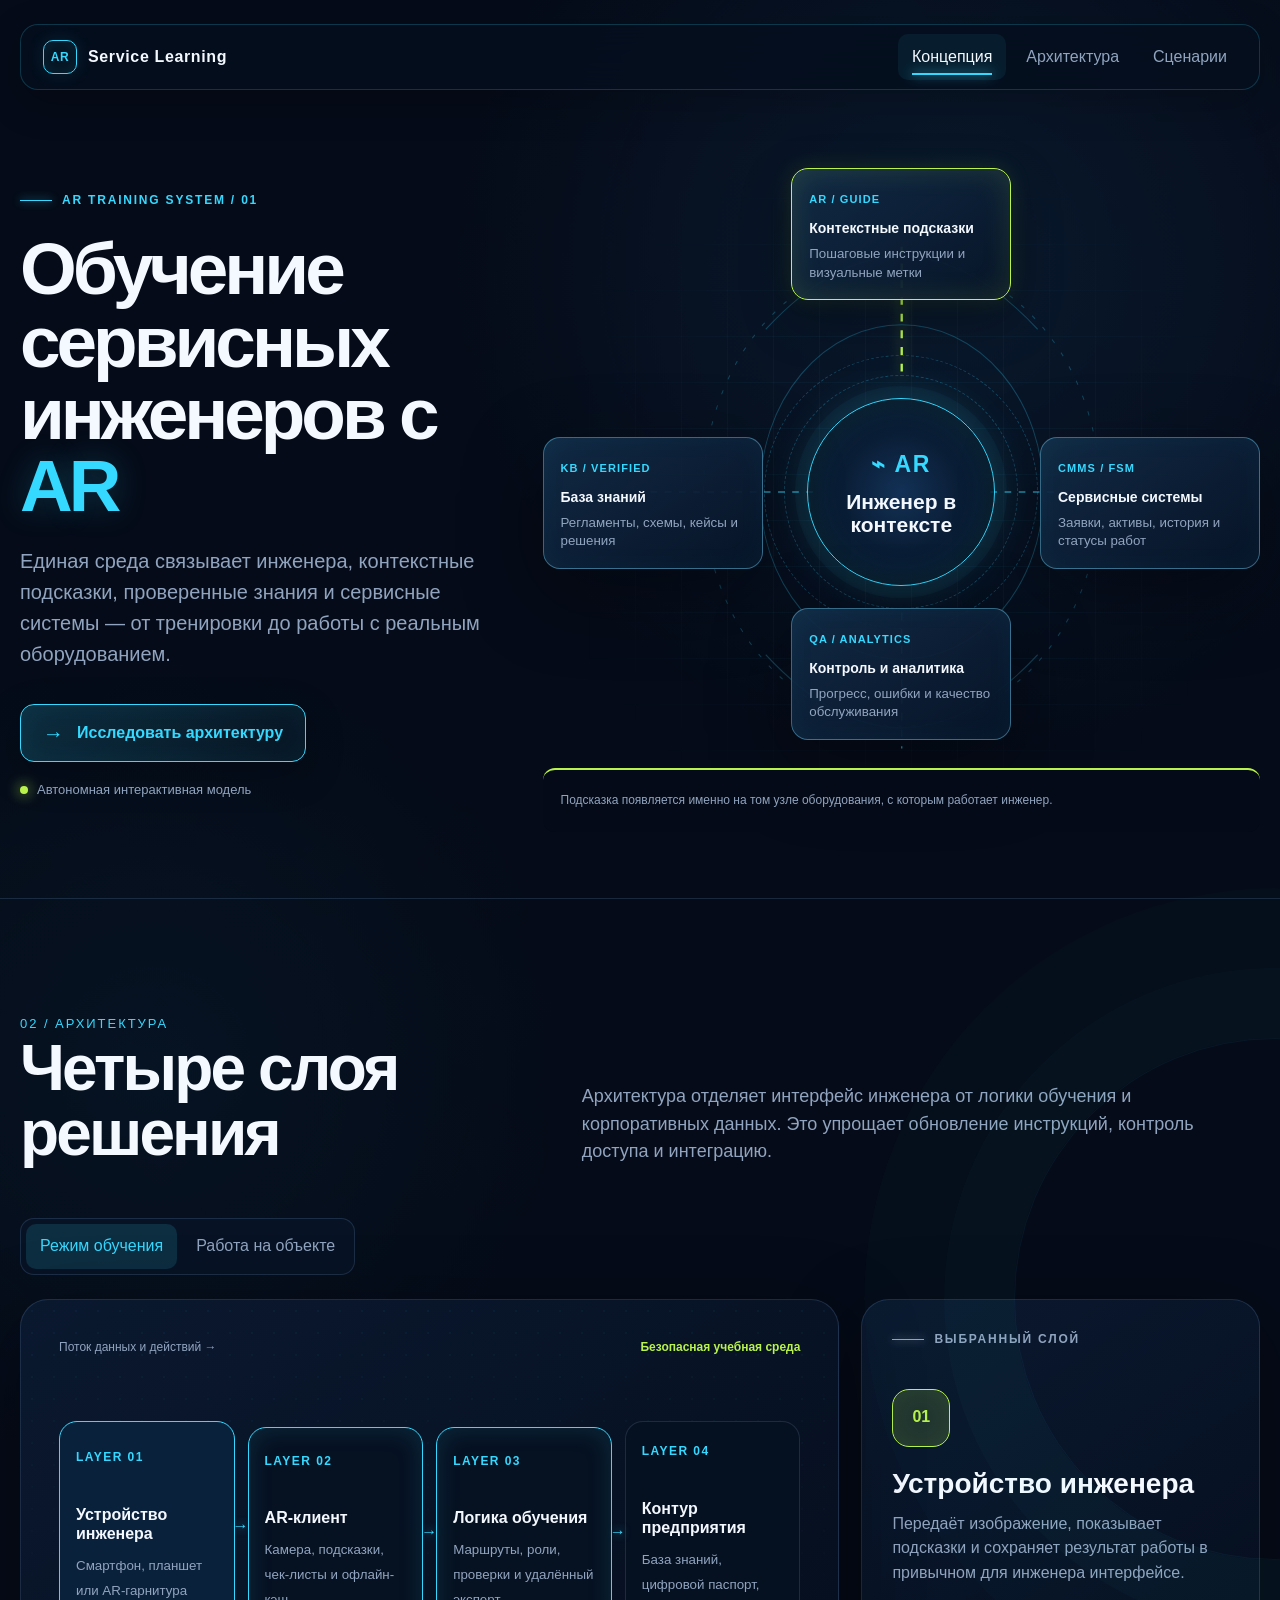
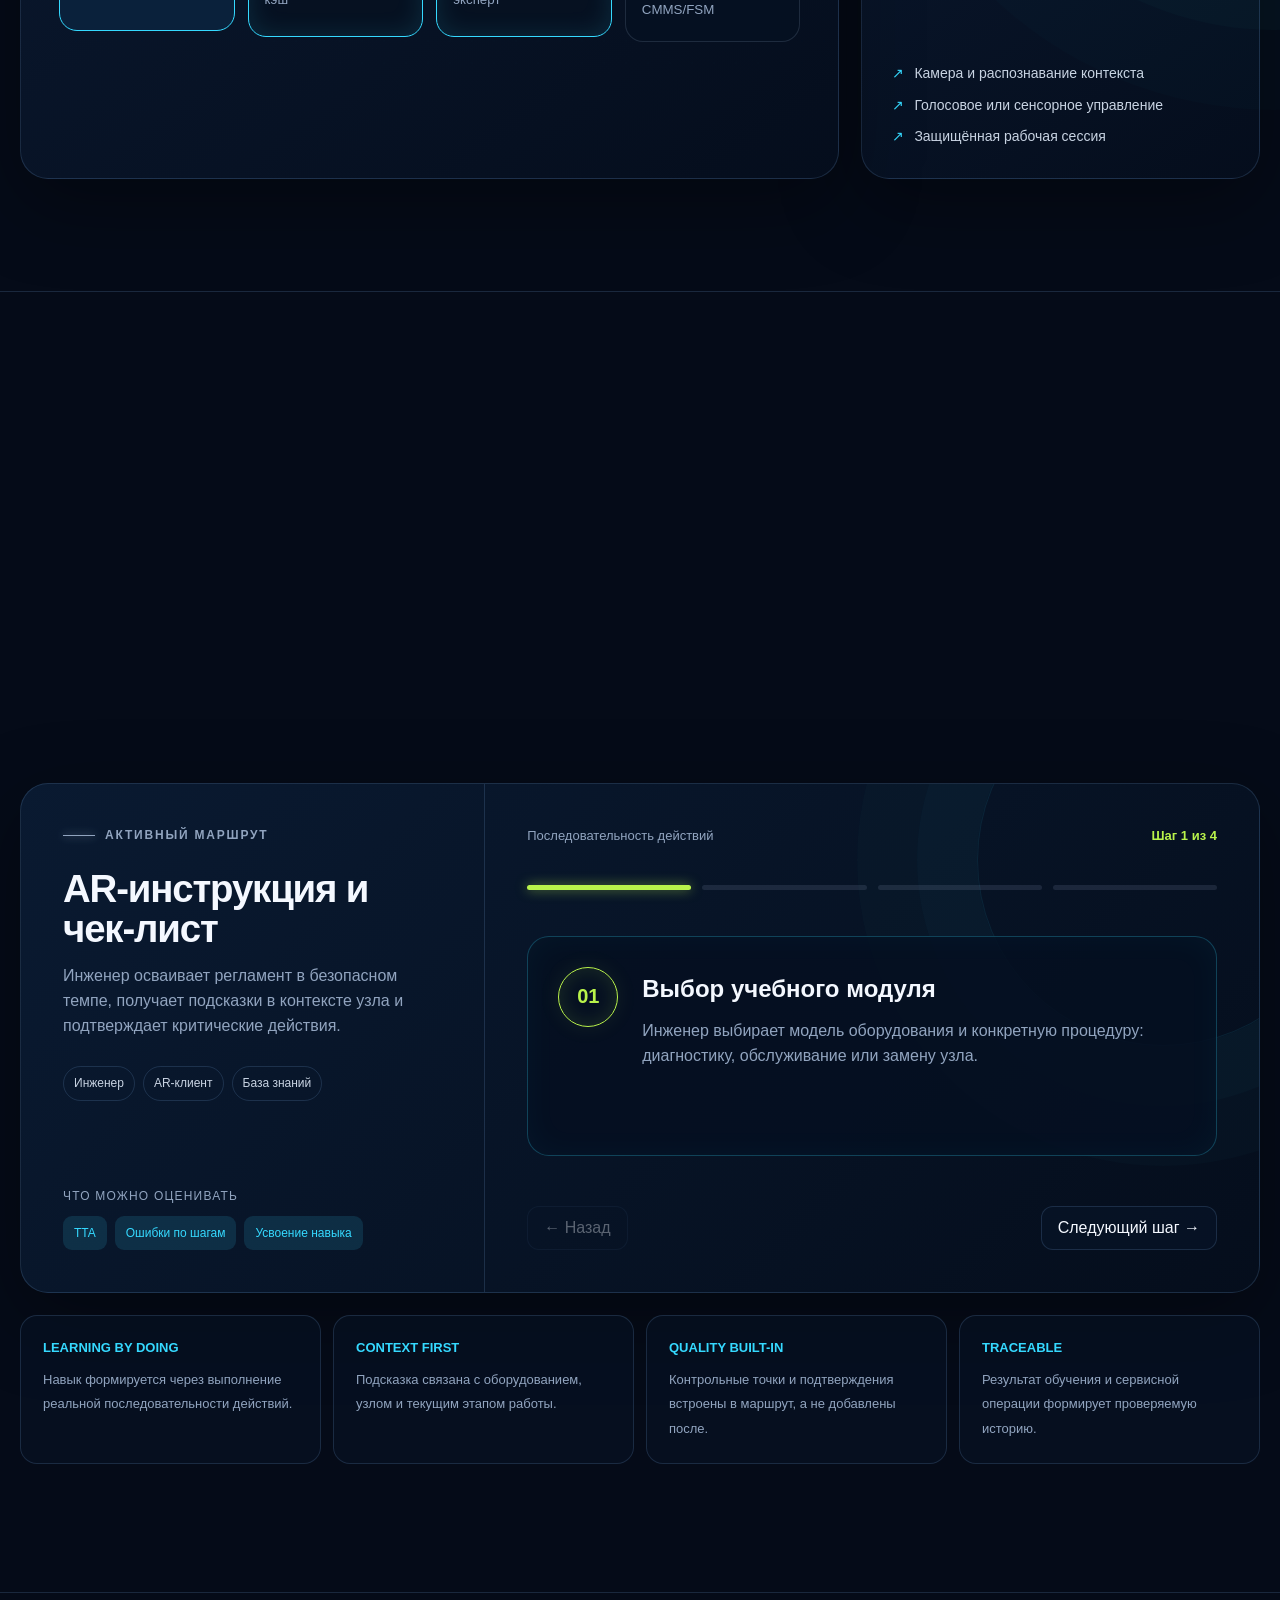
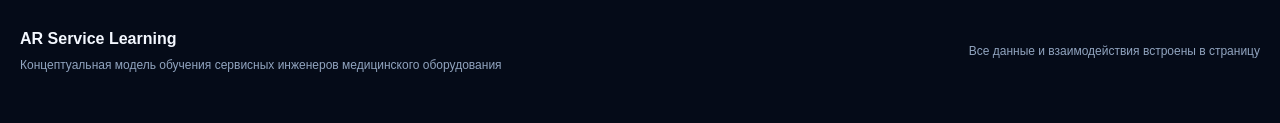
<file: ar-service-training.html>
<!DOCTYPE html>
<html lang="ru">
<head>
  <meta charset="utf-8">
  <meta name="viewport" content="width=device-width, initial-scale=1">
  <meta name="description" content="Интерактивная концепция AR-обучения сервисных инженеров медицинского оборудования">
  <title>AR-обучение сервисных инженеров</title>
  <style>
    :root {
      color-scheme: dark;
      --bg: #050b18;
      --surface: #081427;
      --surface-2: #0b1a31;
      --surface-3: #10213b;
      --text: #f4f8ff;
      --muted: #91a4bf;
      --line: rgba(121, 174, 224, 0.18);
      --cyan: #35d9ff;
      --cyan-soft: rgba(53, 217, 255, 0.13);
      --lime: #b9f34b;
      --lime-soft: rgba(185, 243, 75, 0.13);
      --shadow: 0 24px 80px rgba(0, 0, 0, 0.36);
      --radius-lg: 28px;
      --radius-md: 18px;
      --max: 1240px;
    }

    * { box-sizing: border-box; }
    html { scroll-behavior: smooth; }
    body {
      margin: 0;
      min-width: 320px;
      background:
        radial-gradient(circle at 74% 8%, rgba(35, 108, 170, 0.15), transparent 31rem),
        radial-gradient(circle at 12% 32%, rgba(20, 117, 159, 0.08), transparent 26rem),
        var(--bg);
      color: var(--text);
      font-family: Inter, Manrope, "Segoe UI", Arial, sans-serif;
      font-size: 16px;
      line-height: 1.55;
      overflow-x: hidden;
    }

    button, a { font: inherit; }
    button { color: inherit; }
    a { color: inherit; }
    .sr-only {
      position: absolute;
      width: 1px;
      height: 1px;
      padding: 0;
      margin: -1px;
      overflow: hidden;
      clip: rect(0, 0, 0, 0);
      white-space: nowrap;
      border: 0;
    }
    button:focus-visible, a:focus-visible {
      outline: 3px solid rgba(185, 243, 75, 0.7);
      outline-offset: 4px;
    }
    .skip-link {
      position: fixed;
      z-index: 100;
      top: 12px;
      left: 12px;
      padding: 10px 14px;
      border-radius: 10px;
      background: var(--text);
      color: var(--bg);
      transform: translateY(-160%);
      transition: transform .2s ease;
    }
    .skip-link:focus { transform: translateY(0); }
    .shell { width: min(calc(100% - 40px), var(--max)); margin-inline: auto; }

    .site-header {
      position: sticky;
      top: 12px;
      z-index: 50;
      padding-top: 12px;
    }
    .nav {
      display: flex;
      align-items: center;
      justify-content: space-between;
      min-height: 66px;
      padding: 0 18px 0 22px;
      border: 1px solid rgba(53, 217, 255, 0.2);
      border-radius: 18px;
      background: rgba(5, 14, 30, 0.79);
      box-shadow: 0 12px 40px rgba(0, 0, 0, 0.2);
      backdrop-filter: blur(18px);
    }
    .brand {
      display: inline-flex;
      align-items: center;
      gap: 11px;
      text-decoration: none;
      font-weight: 750;
      letter-spacing: .04em;
    }
    .brand-mark {
      display: grid;
      place-items: center;
      width: 34px;
      aspect-ratio: 1;
      border: 1px solid var(--cyan);
      border-radius: 10px;
      color: var(--cyan);
      box-shadow: inset 0 0 22px var(--cyan-soft), 0 0 18px rgba(53, 217, 255, .11);
      font-size: 12px;
    }
    .nav-links { display: flex; align-items: center; gap: 6px; }
    .nav-links a {
      position: relative;
      padding: 11px 14px;
      border-radius: 10px;
      color: var(--muted);
      text-decoration: none;
      transition: color .18s ease, background .18s ease;
    }
    .nav-links a:hover,
    .nav-links a[aria-current="true"] { color: var(--text); background: rgba(53, 217, 255, .07); }
    .nav-links a[aria-current="true"]::after {
      content: "";
      position: absolute;
      right: 14px;
      bottom: 5px;
      left: 14px;
      height: 2px;
      background: var(--cyan);
      box-shadow: 0 0 12px var(--cyan);
    }

    main { display: block; }
    section { scroll-margin-top: 104px; }
    .hero {
      display: grid;
      grid-template-columns: minmax(0, .82fr) minmax(560px, 1.18fr);
      align-items: center;
      min-height: calc(100svh - 92px);
      padding: 74px 0 66px;
      gap: 24px;
    }
    .eyebrow {
      display: inline-flex;
      align-items: center;
      gap: 10px;
      margin: 0 0 24px;
      color: var(--cyan);
      font-size: 12px;
      font-weight: 780;
      letter-spacing: .15em;
      text-transform: uppercase;
    }
    .eyebrow::before { content: ""; width: 32px; height: 1px; background: currentColor; box-shadow: 0 0 8px currentColor; }
    h1, h2, h3, p { margin-top: 0; }
    h1 {
      max-width: 610px;
      margin-bottom: 24px;
      font-size: clamp(48px, 5.7vw, 82px);
      line-height: .99;
      letter-spacing: -.055em;
    }
    h1 span { color: var(--cyan); text-shadow: 0 0 32px rgba(53, 217, 255, .23); }
    .hero-copy > p:not(.eyebrow) { max-width: 540px; color: var(--muted); font-size: clamp(17px, 1.6vw, 20px); }
    .hero-actions { display: flex; flex-wrap: wrap; align-items: center; gap: 18px; margin-top: 34px; }
    .primary-action {
      display: inline-flex;
      align-items: center;
      justify-content: center;
      gap: 13px;
      min-height: 58px;
      padding: 0 22px;
      border: 1px solid var(--cyan);
      border-radius: 14px;
      background: linear-gradient(135deg, rgba(53, 217, 255, .16), rgba(53, 217, 255, .04));
      color: var(--cyan);
      box-shadow: inset 0 0 28px rgba(53, 217, 255, .06), 0 12px 40px rgba(0, 0, 0, .2);
      text-decoration: none;
      font-weight: 720;
      transition: transform .2s ease, box-shadow .2s ease, background .2s ease;
    }
    .primary-action:hover { transform: translateY(-3px); background: rgba(53, 217, 255, .17); box-shadow: 0 16px 48px rgba(53, 217, 255, .11); }
    .arrow { font-size: 21px; line-height: 1; }
    .offline-note { display: inline-flex; align-items: center; gap: 9px; color: var(--muted); font-size: 13px; }
    .offline-note i { width: 8px; height: 8px; border-radius: 99px; background: var(--lime); box-shadow: 0 0 14px var(--lime); }

    .system-map {
      position: relative;
      min-height: 680px;
      isolation: isolate;
    }
    .map-grid, .map-lines { position: absolute; inset: 0; width: 100%; height: 100%; }
    .map-grid {
      z-index: -2;
      border-radius: 50%;
      background-image:
        linear-gradient(rgba(53, 217, 255, .04) 1px, transparent 1px),
        linear-gradient(90deg, rgba(53, 217, 255, .04) 1px, transparent 1px);
      background-size: 46px 46px;
      mask-image: radial-gradient(circle, black 0 38%, transparent 74%);
    }
    .map-lines { z-index: -1; overflow: visible; }
    .map-lines circle, .map-lines path { fill: none; stroke: rgba(53, 217, 255, .26); }
    .map-lines .ring { stroke-dasharray: 4 11; transform-origin: center; animation: rotate 34s linear infinite; }
    .map-lines .route { stroke: rgba(53, 217, 255, .62); stroke-width: 1.5; stroke-dasharray: 7 8; animation: dash 16s linear infinite; }
    .map-lines .route.active { stroke: var(--lime); stroke-width: 2.5; filter: drop-shadow(0 0 7px rgba(185, 243, 75, .72)); }
    .core {
      position: absolute;
      top: 50%; left: 50%;
      display: grid;
      place-items: center;
      width: 188px;
      aspect-ratio: 1;
      border: 1px solid var(--cyan);
      border-radius: 50%;
      background: radial-gradient(circle, #123156 0, #08172c 58%, rgba(5, 11, 24, .8) 70%);
      box-shadow: inset 0 0 38px rgba(53, 217, 255, .2), 0 0 0 12px rgba(53, 217, 255, .04), 0 0 46px rgba(53, 217, 255, .18);
      transform: translate(-50%, -50%);
      text-align: center;
    }
    .core::before, .core::after {
      content: "";
      position: absolute;
      inset: -24px;
      border: 1px dashed rgba(53, 217, 255, .25);
      border-radius: 50%;
      animation: rotate 18s linear infinite;
    }
    .core::after { inset: -44px; animation-direction: reverse; animation-duration: 27s; }
    .core-icon { display: block; margin-bottom: 7px; color: var(--cyan); font-size: 23px; font-weight: 800; letter-spacing: .08em; }
    .core strong { display: block; max-width: 110px; font-size: 21px; line-height: 1.12; }
    .orbit-node {
      position: absolute;
      z-index: 2;
      width: 220px;
      min-height: 110px;
      padding: 17px;
      border: 1px solid rgba(107, 201, 239, .45);
      border-radius: 17px;
      background: linear-gradient(145deg, rgba(18, 43, 70, .95), rgba(7, 20, 39, .96));
      box-shadow: var(--shadow), inset 0 0 30px rgba(53, 217, 255, .04);
      text-align: left;
      cursor: pointer;
      transition: transform .2s ease, border-color .2s ease, box-shadow .2s ease;
    }
    .orbit-node:hover, .orbit-node[aria-pressed="true"] {
      z-index: 5;
      border-color: var(--lime);
      box-shadow: 0 18px 48px rgba(0,0,0,.35), inset 0 0 30px var(--lime-soft), 0 0 22px rgba(185, 243, 75, .12);
      transform: translateY(-4px);
    }
    .orbit-node b { display: block; margin-bottom: 5px; font-size: 14px; }
    .orbit-node small { display: block; color: var(--muted); line-height: 1.4; }
    .node-kicker { display: inline-block; margin-bottom: 10px; color: var(--cyan); font-size: 11px; font-weight: 800; letter-spacing: .1em; }
    .node-1 { top: 3%; left: calc(50% - 110px); }
    .node-2 { top: calc(50% - 55px); left: 0; }
    .node-3 { top: calc(50% - 55px); right: 0; }
    .node-4 { bottom: 92px; left: calc(50% - 110px); }
    .map-detail {
      position: absolute;
      z-index: 6;
      left: 0;
      right: 0;
      bottom: 0;
      display: flex;
      align-items: center;
      min-height: 64px;
      max-width: none;
      padding: 14px 18px;
      border-top: 2px solid var(--lime);
      border-radius: 12px;
      background: rgba(5, 11, 24, .84);
      color: var(--muted);
      font-size: 12px;
      line-height: 1.45;
      backdrop-filter: blur(8px);
      pointer-events: none;
    }

    .section { padding: 112px 0; }
    .section-heading {
      display: grid;
      grid-template-columns: minmax(260px, .74fr) minmax(300px, 1fr);
      gap: 60px;
      align-items: end;
      margin-bottom: 52px;
    }
    .section-heading h2 { margin-bottom: 0; font-size: clamp(40px, 5vw, 66px); line-height: 1.02; letter-spacing: -.045em; }
    .section-heading p { margin-bottom: 0; color: var(--muted); font-size: 18px; }
    .section-index { color: var(--cyan); font-size: 13px; letter-spacing: .15em; }

    .architecture {
      position: relative;
      border-top: 1px solid var(--line);
    }
    .architecture::before {
      content: "";
      position: absolute;
      top: 14%;
      right: -20%;
      width: 520px;
      aspect-ratio: 1;
      border: 1px solid rgba(53, 217, 255, .06);
      border-radius: 50%;
      box-shadow: 0 0 0 70px rgba(53, 217, 255, .02), 0 0 0 150px rgba(53, 217, 255, .012);
      pointer-events: none;
    }
    .mode-switch {
      display: inline-flex;
      gap: 5px;
      margin-bottom: 24px;
      padding: 5px;
      border: 1px solid var(--line);
      border-radius: 14px;
      background: rgba(8, 20, 39, .8);
    }
    .mode-switch button {
      padding: 10px 14px;
      border: 0;
      border-radius: 10px;
      background: transparent;
      color: var(--muted);
      cursor: pointer;
    }
    .mode-switch button[aria-pressed="true"] { background: var(--cyan-soft); color: var(--cyan); }
    .architecture-layout { display: grid; grid-template-columns: 1.48fr .72fr; gap: 22px; align-items: stretch; }
    .architecture-stage, .detail-panel {
      border: 1px solid var(--line);
      border-radius: var(--radius-lg);
      background: linear-gradient(145deg, rgba(11, 26, 49, .94), rgba(5, 14, 29, .94));
      box-shadow: var(--shadow);
    }
    .architecture-stage { position: relative; min-height: 480px; padding: 38px; overflow: hidden; }
    .architecture-stage::after {
      content: "";
      position: absolute;
      inset: 0;
      background-image: radial-gradient(circle, rgba(53,217,255,.12) 1px, transparent 1.3px);
      background-size: 22px 22px;
      mask-image: linear-gradient(to bottom, black, transparent 85%);
      opacity: .4;
      pointer-events: none;
    }
    .route-caption { position: relative; z-index: 2; display: flex; justify-content: space-between; align-items: center; color: var(--muted); font-size: 12px; }
    .route-caption strong { color: var(--lime); font-weight: 760; }
    .layer-flow { position: relative; z-index: 2; display: grid; grid-template-columns: repeat(4, 1fr); gap: 13px; align-items: center; min-height: 350px; }
    .layer {
      position: relative;
      min-height: 210px;
      padding: 20px 16px;
      border: 1px solid rgba(145, 164, 191, .18);
      border-radius: 18px;
      background: rgba(6, 17, 34, .91);
      text-align: left;
      cursor: pointer;
      transition: transform .2s ease, border-color .2s ease, background .2s ease;
    }
    .layer:not(:last-child)::after {
      content: "→";
      position: absolute;
      top: 50%;
      right: -20px;
      z-index: 3;
      width: 26px;
      color: var(--cyan);
      text-align: center;
      transform: translateY(-50%);
      text-shadow: 0 0 10px var(--cyan);
    }
    .layer:hover, .layer[aria-pressed="true"] { transform: translateY(-6px); border-color: var(--cyan); background: rgba(11, 34, 60, .96); }
    .architecture-stage[data-mode="field"] .layer[data-field="essential"] { border-color: var(--lime); box-shadow: inset 0 0 26px var(--lime-soft); }
    .architecture-stage[data-mode="training"] .layer[data-training="essential"] { border-color: var(--cyan); box-shadow: inset 0 0 26px var(--cyan-soft); }
    .layer-no { display: block; margin-bottom: 38px; color: var(--cyan); font-size: 12px; font-weight: 800; letter-spacing: .12em; }
    .layer strong { display: block; margin-bottom: 10px; line-height: 1.2; }
    .layer small { color: var(--muted); line-height: 1.45; }
    .detail-panel { display: flex; flex-direction: column; padding: 30px; }
    .detail-panel .eyebrow { margin-bottom: 40px; }
    .detail-icon {
      display: grid;
      place-items: center;
      width: 58px;
      aspect-ratio: 1;
      margin-bottom: 22px;
      border: 1px solid var(--lime);
      border-radius: 17px;
      background: var(--lime-soft);
      color: var(--lime);
      font-weight: 800;
      box-shadow: inset 0 0 28px rgba(185, 243, 75, .08);
    }
    .detail-panel h3 { margin-bottom: 12px; font-size: 28px; line-height: 1.1; }
    .detail-panel > p { color: var(--muted); }
    .detail-list { display: grid; gap: 10px; margin: auto 0 0; padding: 0; list-style: none; }
    .detail-list li { display: flex; gap: 10px; color: #c8d3e2; font-size: 14px; }
    .detail-list li::before { content: "↗"; color: var(--cyan); }

    .scenarios { border-top: 1px solid var(--line); }
    .scenario-tabs { display: grid; grid-template-columns: repeat(3, 1fr); gap: 12px; margin-bottom: 22px; }
    .scenario-tab {
      min-height: 150px;
      padding: 22px;
      border: 1px solid var(--line);
      border-radius: var(--radius-md);
      background: rgba(8, 20, 39, .72);
      text-align: left;
      cursor: pointer;
      transition: transform .2s ease, border-color .2s ease, background .2s ease;
    }
    .scenario-tab:hover { transform: translateY(-4px); }
    .scenario-tab[aria-selected="true"] { border-color: var(--lime); background: var(--lime-soft); box-shadow: inset 0 0 30px rgba(185, 243, 75, .05); }
    .scenario-tab .tab-index { display: block; margin-bottom: 22px; color: var(--cyan); font-size: 13px; }
    .scenario-tab[aria-selected="true"] .tab-index { color: var(--lime); }
    .scenario-tab strong { display: block; max-width: 260px; font-size: 18px; line-height: 1.25; }
    .scenario-workbench {
      display: grid;
      grid-template-columns: .75fr 1.25fr;
      gap: 0;
      min-height: 510px;
      border: 1px solid var(--line);
      border-radius: var(--radius-lg);
      background: linear-gradient(135deg, rgba(10, 27, 50, .96), rgba(5, 14, 28, .96));
      box-shadow: var(--shadow);
      overflow: hidden;
    }
    .scenario-copy { display: flex; flex-direction: column; padding: 42px; border-right: 1px solid var(--line); }
    .scenario-copy h3 { margin-bottom: 15px; font-size: clamp(30px, 3vw, 43px); line-height: 1.04; letter-spacing: -.03em; }
    .scenario-copy > p { color: var(--muted); }
    .role-line { display: flex; flex-wrap: wrap; gap: 8px; margin: 12px 0 28px; padding: 0; list-style: none; }
    .chip { padding: 7px 10px; border: 1px solid var(--line); border-radius: 999px; color: #c8d3e2; font-size: 12px; }
    .measure-title { margin-top: auto; margin-bottom: 10px; color: var(--muted); font-size: 12px; text-transform: uppercase; letter-spacing: .1em; }
    .measure-list { display: flex; flex-wrap: wrap; gap: 8px; }
    .measure-list span { padding: 8px 11px; border-radius: 9px; background: var(--cyan-soft); color: var(--cyan); font-size: 12px; }
    .scenario-visual { position: relative; display: flex; flex-direction: column; padding: 42px; overflow: hidden; }
    .scenario-visual::before {
      content: "";
      position: absolute;
      width: 370px;
      aspect-ratio: 1;
      right: -90px;
      top: -110px;
      border: 1px solid rgba(53, 217, 255, .09);
      border-radius: 50%;
      box-shadow: 0 0 0 60px rgba(53, 217, 255, .025), 0 0 0 120px rgba(53, 217, 255, .016);
    }
    .step-status { position: relative; z-index: 2; display: flex; justify-content: space-between; color: var(--muted); font-size: 13px; }
    .step-status b { color: var(--lime); }
    .step-track { position: relative; z-index: 2; display: grid; grid-template-columns: repeat(4, 1fr); gap: 11px; margin: 38px 0 46px; }
    .step-dot { position: relative; height: 5px; border-radius: 99px; background: rgba(145, 164, 191, .15); }
    .step-dot.complete, .step-dot.active { background: var(--cyan); box-shadow: 0 0 12px rgba(53, 217, 255, .45); }
    .step-dot.active { background: var(--lime); box-shadow: 0 0 12px rgba(185, 243, 75, .55); }
    .step-card {
      position: relative;
      z-index: 2;
      display: grid;
      grid-template-columns: auto 1fr;
      gap: 24px;
      align-items: start;
      min-height: 220px;
      padding: 30px;
      border: 1px solid rgba(53, 217, 255, .25);
      border-radius: 22px;
      background: rgba(5, 16, 33, .86);
      box-shadow: inset 0 0 34px rgba(53, 217, 255, .04);
    }
    .step-number {
      display: grid;
      place-items: center;
      width: 60px;
      aspect-ratio: 1;
      border: 1px solid var(--lime);
      border-radius: 50%;
      color: var(--lime);
      font-size: 20px;
      font-weight: 800;
      box-shadow: inset 0 0 22px var(--lime-soft), 0 0 22px rgba(185,243,75,.08);
    }
    .step-card h4 { margin: 3px 0 12px; font-size: 24px; }
    .step-card p { margin: 0; color: var(--muted); }
    .step-controls { position: relative; z-index: 2; display: flex; justify-content: space-between; gap: 10px; margin-top: auto; padding-top: 26px; }
    .step-controls button {
      min-height: 44px;
      padding: 0 16px;
      border: 1px solid var(--line);
      border-radius: 12px;
      background: rgba(8, 20, 39, .72);
      cursor: pointer;
    }
    .step-controls button:hover:not(:disabled) { border-color: var(--cyan); color: var(--cyan); }
    .step-controls button:disabled { opacity: .35; cursor: not-allowed; }
    .principles { display: grid; grid-template-columns: repeat(4, 1fr); gap: 12px; margin-top: 22px; padding: 0; list-style: none; }
    .principle { padding: 22px; border: 1px solid var(--line); border-radius: 17px; background: rgba(8, 20, 39, .52); }
    .principle b { display: block; margin-bottom: 8px; color: var(--cyan); font-size: 13px; }
    .principle span { color: var(--muted); font-size: 13px; }

    .site-footer { padding: 34px 0 46px; border-top: 1px solid var(--line); color: var(--muted); }
    .footer-inner { display: flex; align-items: center; justify-content: space-between; gap: 20px; }
    .footer-inner strong { color: var(--text); }
    .footer-note { font-size: 12px; }

    .reveal { opacity: 0; transform: translateY(18px); transition: opacity .65s ease, transform .65s ease; }
    .reveal.visible { opacity: 1; transform: none; }

    @keyframes rotate { to { transform: rotate(360deg); } }
    @keyframes dash { to { stroke-dashoffset: -180; } }

    @media (max-width: 1060px) {
      .hero { grid-template-columns: 1fr; padding-top: 90px; }
      .hero-copy { max-width: 750px; }
      .system-map { min-height: 620px; }
      .architecture-layout { grid-template-columns: 1fr; }
      .detail-panel { min-height: 360px; }
      .scenario-workbench { grid-template-columns: 1fr; }
      .scenario-copy { border-right: 0; border-bottom: 1px solid var(--line); }
      .principles { grid-template-columns: repeat(2, 1fr); }
    }

    @media (max-width: 760px) {
      .shell { width: min(calc(100% - 24px), var(--max)); }
      .site-header { top: 6px; padding-top: 6px; }
      .nav { min-height: 58px; padding-inline: 12px; }
      .brand span:last-child { display: none; }
      .nav-links { gap: 0; }
      .nav-links a { padding: 10px 8px; font-size: 13px; }
      .hero { min-height: auto; padding: 80px 0 58px; }
      .system-map { display: grid; grid-template-columns: 1fr 1fr; gap: 10px; min-height: auto; padding-top: 230px; }
      .map-grid, .map-lines { display: none; }
      .core { top: 105px; width: 168px; }
      .orbit-node { position: relative; inset: auto; width: auto; min-height: 125px; }
      .map-detail { display: none; }
      .section { padding: 78px 0; }
      .section-heading { grid-template-columns: 1fr; gap: 20px; margin-bottom: 36px; }
      .layer-flow { grid-template-columns: 1fr 1fr; gap: 10px; }
      .layer { min-height: 180px; }
      .layer:not(:last-child)::after { display: none; }
      .architecture-stage { min-height: auto; padding: 22px; }
      .scenario-tabs { grid-template-columns: 1fr; }
      .scenario-tab { min-height: 112px; }
      .scenario-tab .tab-index { margin-bottom: 13px; }
      .scenario-copy, .scenario-visual { padding: 28px; }
      .step-card { grid-template-columns: 1fr; gap: 16px; }
      .step-number { width: 48px; }
      .principles { grid-template-columns: 1fr; }
      .footer-inner { align-items: flex-start; flex-direction: column; }
    }

    @media (max-width: 460px) {
      .nav-links a { font-size: 0; }
      .nav-links a::before { font-size: 12px; }
      .nav-links a:nth-child(1)::before { content: "01"; }
      .nav-links a:nth-child(2)::before { content: "02"; }
      .nav-links a:nth-child(3)::before { content: "03"; }
      .system-map { grid-template-columns: 1fr; }
      .layer-flow { grid-template-columns: 1fr; }
      .scenario-copy, .scenario-visual { padding: 22px; }
      .step-card { padding: 22px; }
    }

    @media (prefers-reduced-motion: reduce) {
      html { scroll-behavior: auto; }
      *, *::before, *::after { animation-duration: .01ms !important; animation-iteration-count: 1 !important; transition-duration: .01ms !important; }
      .reveal { opacity: 1; transform: none; }
    }
  </style>
</head>
<body>
  <a class="skip-link" href="#main">Перейти к содержанию</a>

  <header class="site-header shell">
    <nav class="nav" aria-label="Основная навигация">
      <a class="brand" href="#concept">
        <span class="brand-mark" aria-hidden="true">AR</span>
        <span>Service Learning</span>
      </a>
      <div class="nav-links">
        <a href="#concept" aria-current="true">Концепция</a>
        <a href="#architecture">Архитектура</a>
        <a href="#scenarios">Сценарии</a>
      </div>
    </nav>
  </header>

  <main id="main">
    <section class="hero shell" id="concept" aria-labelledby="hero-title">
      <div class="hero-copy reveal">
        <p class="eyebrow">AR training system / 01</p>
        <h1 id="hero-title">Обучение сервисных инженеров с <span>AR</span></h1>
        <p>Единая среда связывает инженера, контекстные подсказки, проверенные знания и сервисные системы — от тренировки до работы с реальным оборудованием.</p>
        <div class="hero-actions">
          <a class="primary-action" href="#architecture"><span class="arrow" aria-hidden="true">→</span> Исследовать архитектуру</a>
          <span class="offline-note"><i aria-hidden="true"></i> Автономная интерактивная модель</span>
        </div>
      </div>

      <section class="system-map reveal" aria-label="Схема AR-среды обучения">
        <div class="map-grid" aria-hidden="true"></div>
        <svg class="map-lines" viewBox="0 0 760 610" preserveAspectRatio="none" aria-hidden="true">
          <circle class="ring" cx="380" cy="305" r="210"></circle>
          <circle cx="380" cy="305" r="150"></circle>
          <path class="route route-1 active" d="M380 197 L380 82"></path>
          <path class="route route-2" d="M286 305 L112 305"></path>
          <path class="route route-3" d="M474 305 L648 305"></path>
          <path class="route route-4" d="M380 413 L380 535"></path>
          <path d="M236 159 Q380 28 524 159"></path>
          <path d="M236 451 Q380 582 524 451"></path>
        </svg>
        <div class="core" aria-hidden="true"><div><span class="core-icon">⌁ AR</span><strong>Инженер в контексте</strong></div></div>

        <button class="orbit-node node-1" type="button" data-map-node="1" aria-pressed="true">
          <span class="node-kicker">AR / GUIDE</span><b>Контекстные подсказки</b><small>Пошаговые инструкции и визуальные метки</small>
        </button>
        <button class="orbit-node node-2" type="button" data-map-node="2" aria-pressed="false">
          <span class="node-kicker">KB / VERIFIED</span><b>База знаний</b><small>Регламенты, схемы, кейсы и решения</small>
        </button>
        <button class="orbit-node node-3" type="button" data-map-node="3" aria-pressed="false">
          <span class="node-kicker">CMMS / FSM</span><b>Сервисные системы</b><small>Заявки, активы, история и статусы работ</small>
        </button>
        <button class="orbit-node node-4" type="button" data-map-node="4" aria-pressed="false">
          <span class="node-kicker">QA / ANALYTICS</span><b>Контроль и аналитика</b><small>Прогресс, ошибки и качество обслуживания</small>
        </button>
        <div class="map-detail" id="map-detail" aria-live="polite">Подсказка появляется именно на том узле оборудования, с которым работает инженер.</div>
      </section>
    </section>

    <section class="section architecture" id="architecture" aria-labelledby="architecture-title">
      <div class="shell">
        <div class="section-heading reveal">
          <div><span class="section-index">02 / АРХИТЕКТУРА</span><h2 id="architecture-title">Четыре слоя решения</h2></div>
          <p>Архитектура отделяет интерфейс инженера от логики обучения и корпоративных данных. Это упрощает обновление инструкций, контроль доступа и интеграцию.</p>
        </div>

        <div class="mode-switch reveal" role="group" aria-label="Режим архитектурной схемы">
          <button type="button" data-mode="training" aria-pressed="true">Режим обучения</button>
          <button type="button" data-mode="field" aria-pressed="false">Работа на объекте</button>
        </div>

        <div class="architecture-layout reveal">
          <div class="architecture-stage" data-mode="training">
            <div class="route-caption"><span>Поток данных и действий →</span><strong id="mode-caption">Безопасная учебная среда</strong></div>
            <div class="layer-flow">
              <button class="layer" type="button" data-layer="device" data-field="essential" aria-pressed="true">
                <span class="layer-no">LAYER 01</span><strong>Устройство инженера</strong><small>Смартфон, планшет или AR-гарнитура</small>
              </button>
              <button class="layer" type="button" data-layer="client" data-training="essential" data-field="essential" aria-pressed="false">
                <span class="layer-no">LAYER 02</span><strong>AR-клиент</strong><small>Камера, подсказки, чек-листы и офлайн-кэш</small>
              </button>
              <button class="layer" type="button" data-layer="logic" data-training="essential" aria-pressed="false">
                <span class="layer-no">LAYER 03</span><strong>Логика обучения</strong><small>Маршруты, роли, проверки и удалённый эксперт</small>
              </button>
              <button class="layer" type="button" data-layer="enterprise" data-field="essential" aria-pressed="false">
                <span class="layer-no">LAYER 04</span><strong>Контур предприятия</strong><small>База знаний, цифровой паспорт, CMMS/FSM</small>
              </button>
            </div>
          </div>

          <aside class="detail-panel" aria-live="polite">
            <p class="eyebrow">Выбранный слой</p>
            <div class="detail-icon" id="detail-icon" aria-hidden="true">01</div>
            <h3 id="detail-title">Устройство инженера</h3>
            <p id="detail-description">Передаёт изображение, показывает подсказки и сохраняет результат работы в привычном для инженера интерфейсе.</p>
            <ul class="detail-list" id="detail-list">
              <li>Камера и распознавание контекста</li>
              <li>Голосовое или сенсорное управление</li>
              <li>Защищённая рабочая сессия</li>
            </ul>
          </aside>
        </div>
      </div>
    </section>

    <section class="section scenarios" id="scenarios" aria-labelledby="scenarios-title">
      <div class="shell">
        <div class="section-heading reveal">
          <div><span class="section-index">03 / СЦЕНАРИИ</span><h2 id="scenarios-title">От тренировки к сервису</h2></div>
          <p>Выберите сценарий и пройдите его по шагам. Каждый маршрут использует одну архитектуру, но по-разному связывает знания, эксперта и сервисные данные.</p>
        </div>

        <div class="scenario-tabs reveal" role="tablist" aria-label="Сценарии применения">
          <button class="scenario-tab" id="tab-instruction" type="button" role="tab" aria-selected="true" aria-controls="scenario-panel" data-scenario="instruction">
            <span class="tab-index">01 / GUIDED</span><strong>AR-инструкция и чек-лист</strong>
          </button>
          <button class="scenario-tab" id="tab-remote" type="button" role="tab" aria-selected="false" aria-controls="scenario-panel" data-scenario="remote">
            <span class="tab-index">02 / REMOTE</span><strong>Удалённая поддержка экспертом</strong>
          </button>
          <button class="scenario-tab" id="tab-integration" type="button" role="tab" aria-selected="false" aria-controls="scenario-panel" data-scenario="integration">
            <span class="tab-index">03 / CONNECTED</span><strong>Интеграция с CMMS/FSM</strong>
          </button>
        </div>

        <div class="scenario-workbench reveal" id="scenario-panel" role="tabpanel" tabindex="0" aria-labelledby="tab-instruction">
          <div class="scenario-copy">
            <p class="eyebrow">Активный маршрут</p>
            <h3 id="scenario-title">AR-инструкция и чек-лист</h3>
            <p id="scenario-description">Инженер осваивает регламент в безопасном темпе, получает подсказки в контексте узла и подтверждает критические действия.</p>
            <p class="sr-only" id="scenario-roles-title">Участники и системы</p>
            <ul class="role-line" id="scenario-roles"></ul>
            <div class="measure-title">Что можно оценивать</div>
            <div class="measure-list" id="scenario-measures"></div>
          </div>

          <div class="scenario-visual">
            <div class="step-status"><span>Последовательность действий</span><b id="step-status">Шаг 1 из 4</b></div>
            <div class="step-track" id="step-track" aria-hidden="true"></div>
            <div class="step-card" aria-live="polite">
              <div class="step-number" id="step-number">01</div>
              <div><h4 id="step-title">Выбор учебного модуля</h4><p id="step-description">Инженер выбирает модель оборудования и конкретную процедуру: диагностику, обслуживание или замену узла.</p></div>
            </div>
            <div class="step-controls">
              <button type="button" id="prev-step" disabled>← Назад</button>
              <button type="button" id="next-step">Следующий шаг →</button>
            </div>
          </div>
        </div>

        <h3 class="sr-only" id="principles-title">Принципы системы</h3>
        <ul class="principles reveal">
          <li class="principle"><b>LEARNING BY DOING</b><span>Навык формируется через выполнение реальной последовательности действий.</span></li>
          <li class="principle"><b>CONTEXT FIRST</b><span>Подсказка связана с оборудованием, узлом и текущим этапом работы.</span></li>
          <li class="principle"><b>QUALITY BUILT-IN</b><span>Контрольные точки и подтверждения встроены в маршрут, а не добавлены после.</span></li>
          <li class="principle"><b>TRACEABLE</b><span>Результат обучения и сервисной операции формирует проверяемую историю.</span></li>
        </ul>
      </div>
    </section>
  </main>

  <footer class="site-footer">
    <div class="shell footer-inner">
      <div><strong>AR Service Learning</strong><br><span class="footer-note">Концептуальная модель обучения сервисных инженеров медицинского оборудования</span></div>
      <span class="footer-note">Все данные и взаимодействия встроены в страницу</span>
    </div>
  </footer>

  <script>
    const mapCopy = {
      1: 'Подсказка появляется именно на том узле оборудования, с которым работает инженер.',
      2: 'Инструкция загружается из управляемой базы знаний с версиями и статусом актуальности.',
      3: 'Заявка, цифровой паспорт и история обслуживания формируют рабочий контекст.',
      4: 'Система фиксирует прогресс, отклонения и данные для оценки качества обучения.'
    };

    const layerData = {
      device: {
        icon: '01', title: 'Устройство инженера',
        description: 'Передаёт изображение, показывает подсказки и сохраняет результат работы в привычном для инженера интерфейсе.',
        points: ['Камера и распознавание контекста', 'Голосовое или сенсорное управление', 'Защищённая рабочая сессия']
      },
      client: {
        icon: '02', title: 'AR-клиент',
        description: 'Совмещает изображение реального оборудования с пошаговой инструкцией, метками и контрольными вопросами.',
        points: ['Привязка подсказок к объекту', 'AR-чек-лист и фиксация результата', 'Офлайн-кэш для нестабильной связи']
      },
      logic: {
        icon: '03', title: 'Логика обучения',
        description: 'Управляет последовательностью действий, ролями, условиями перехода и подключением удалённого эксперта.',
        points: ['Маршруты по уровню подготовки', 'Проверка критических действий', 'Разбор ошибок и обратная связь']
      },
      enterprise: {
        icon: '04', title: 'Контур предприятия',
        description: 'Связывает обучение с проверенными знаниями, цифровым паспортом оборудования и сервисными процессами.',
        points: ['База знаний и управляемые версии', 'CMMS/FSM или Service Desk', 'Аналитика, доступ и аудит действий']
      }
    };

    const scenarios = {
      instruction: {
        tab: 'tab-instruction',
        title: 'AR-инструкция и чек-лист',
        description: 'Инженер осваивает регламент в безопасном темпе, получает подсказки в контексте узла и подтверждает критические действия.',
        roles: ['Инженер', 'AR-клиент', 'База знаний'],
        measures: ['TTA', 'Ошибки по шагам', 'Усвоение навыка'],
        steps: [
          ['Выбор учебного модуля', 'Инженер выбирает модель оборудования и конкретную процедуру: диагностику, обслуживание или замену узла.'],
          ['Распознавание узла', 'Камера сопоставляет рабочую область с учебным контекстом и выводит нужную последовательность действий.'],
          ['Выполнение с подсказками', 'AR-метки показывают точки контроля, инструмент и безопасный порядок операций.'],
          ['Проверка результата', 'Система фиксирует выполненные шаги, предлагает контрольный вопрос и сохраняет учебный результат.']
        ]
      },
      remote: {
        tab: 'tab-remote',
        title: 'Удалённая поддержка экспертом',
        description: 'Эксперт видит рабочую зону инженера, добавляет визуальные аннотации и помогает локализовать неисправность в реальном времени.',
        roles: ['Инженер', 'Удалённый эксперт', 'Видеосвязь'],
        measures: ['TTA', 'MTTR', 'Повторные обращения'],
        steps: [
          ['Идентификация оборудования', 'Инженер открывает цифровой паспорт и передаёт эксперту модель, конфигурацию и историю обращений.'],
          ['Подключение эксперта', 'Защищённая сессия передаёт изображение рабочей зоны и текущие диагностические данные.'],
          ['Визуальная аннотация', 'Эксперт отмечает узел прямо поверх изображения и направляет проверку по безопасному маршруту.'],
          ['Фиксация решения', 'Результат и ключевые аннотации превращаются в новый кейс для базы знаний после проверки.']
        ]
      },
      integration: {
        tab: 'tab-integration',
        title: 'Интеграция с CMMS/FSM',
        description: 'AR-интерфейс получает контекст сервисной заявки и возвращает фактические данные о выполненной операции без повторного ввода.',
        roles: ['Инженер', 'CMMS/FSM', 'Цифровой паспорт'],
        measures: ['MTTR', 'First-time fix', 'Полнота отчёта'],
        steps: [
          ['Получение задания', 'Из сервисной системы загружаются актив, приоритет, симптомы и применимый регламент.'],
          ['Проверка конфигурации', 'Инженер сопоставляет фактическую комплектацию с цифровым паспортом и историей обслуживания.'],
          ['Выполнение работ', 'AR-чек-лист сопровождает процедуру и запрашивает подтверждение обязательных контрольных точек.'],
          ['Синхронизация отчёта', 'Статус, использованные материалы, комментарии и подтверждения возвращаются в сервисную систему.']
        ]
      }
    };

    const $$ = (selector, scope = document) => [...scope.querySelectorAll(selector)];

    $$('.orbit-node').forEach((button) => {
      button.addEventListener('click', () => {
        const id = button.dataset.mapNode;
        $$('.orbit-node').forEach((node) => node.setAttribute('aria-pressed', String(node === button)));
        $$('.route').forEach((route) => route.classList.toggle('active', route.classList.contains(`route-${id}`)));
        document.querySelector('#map-detail').textContent = mapCopy[id];
      });
    });

    const detailTitle = document.querySelector('#detail-title');
    const detailDescription = document.querySelector('#detail-description');
    const detailIcon = document.querySelector('#detail-icon');
    const detailList = document.querySelector('#detail-list');
    $$('.layer').forEach((button) => {
      button.addEventListener('click', () => {
        const item = layerData[button.dataset.layer];
        $$('.layer').forEach((layer) => layer.setAttribute('aria-pressed', String(layer === button)));
        detailIcon.textContent = item.icon;
        detailTitle.textContent = item.title;
        detailDescription.textContent = item.description;
        detailList.innerHTML = item.points.map((point) => `<li>${point}</li>`).join('');
      });
    });

    $$('.mode-switch button').forEach((button) => {
      button.addEventListener('click', () => {
        $$('.mode-switch button').forEach((item) => item.setAttribute('aria-pressed', String(item === button)));
        document.querySelector('.architecture-stage').dataset.mode = button.dataset.mode;
        document.querySelector('#mode-caption').textContent = button.dataset.mode === 'training'
          ? 'Безопасная учебная среда'
          : 'Контекст реальной заявки';
      });
    });

    let activeScenario = 'instruction';
    let activeStep = 0;
    const panel = document.querySelector('#scenario-panel');
    const title = document.querySelector('#scenario-title');
    const description = document.querySelector('#scenario-description');
    const roles = document.querySelector('#scenario-roles');
    const measures = document.querySelector('#scenario-measures');
    const status = document.querySelector('#step-status');
    const track = document.querySelector('#step-track');
    const number = document.querySelector('#step-number');
    const stepTitle = document.querySelector('#step-title');
    const stepDescription = document.querySelector('#step-description');
    const prev = document.querySelector('#prev-step');
    const next = document.querySelector('#next-step');

    function renderScenario() {
      const scenario = scenarios[activeScenario];
      const step = scenario.steps[activeStep];
      title.textContent = scenario.title;
      description.textContent = scenario.description;
      roles.innerHTML = scenario.roles.map((role) => `<li class="chip">${role}</li>`).join('');
      measures.innerHTML = scenario.measures.map((measure) => `<span>${measure}</span>`).join('');
      panel.setAttribute('aria-labelledby', scenario.tab);
      status.textContent = `Шаг ${activeStep + 1} из ${scenario.steps.length}`;
      number.textContent = String(activeStep + 1).padStart(2, '0');
      stepTitle.textContent = step[0];
      stepDescription.textContent = step[1];
      track.innerHTML = scenario.steps.map((_, index) => `<i class="step-dot ${index < activeStep ? 'complete' : index === activeStep ? 'active' : ''}"></i>`).join('');
      prev.disabled = activeStep === 0;
      next.textContent = activeStep === scenario.steps.length - 1 ? 'Начать сначала ↺' : 'Следующий шаг →';
    }

    $$('.scenario-tab').forEach((button) => {
      button.addEventListener('click', () => {
        activeScenario = button.dataset.scenario;
        activeStep = 0;
        $$('.scenario-tab').forEach((tab) => tab.setAttribute('aria-selected', String(tab === button)));
        renderScenario();
      });
      button.addEventListener('keydown', (event) => {
        if (!['ArrowLeft', 'ArrowRight'].includes(event.key)) return;
        const tabs = $$('.scenario-tab');
        const direction = event.key === 'ArrowRight' ? 1 : -1;
        const nextIndex = (tabs.indexOf(button) + direction + tabs.length) % tabs.length;
        tabs[nextIndex].focus();
        tabs[nextIndex].click();
      });
    });
    prev.addEventListener('click', () => { activeStep = Math.max(0, activeStep - 1); renderScenario(); });
    next.addEventListener('click', () => {
      const last = scenarios[activeScenario].steps.length - 1;
      activeStep = activeStep === last ? 0 : activeStep + 1;
      renderScenario();
    });
    renderScenario();

    const sections = ['concept', 'architecture', 'scenarios'].map((id) => document.getElementById(id));
    const navLinks = $$('.nav-links a');
    const sectionObserver = new IntersectionObserver((entries) => {
      const visible = entries.filter((entry) => entry.isIntersecting).sort((a, b) => b.intersectionRatio - a.intersectionRatio)[0];
      if (!visible) return;
      navLinks.forEach((link) => link.setAttribute('aria-current', String(link.getAttribute('href') === `#${visible.target.id}`)));
    }, { rootMargin: '-20% 0px -65%', threshold: [0, .25, .5] });
    sections.forEach((section) => sectionObserver.observe(section));

    const revealObserver = new IntersectionObserver((entries, observer) => {
      entries.forEach((entry) => {
        if (!entry.isIntersecting) return;
        entry.target.classList.add('visible');
        observer.unobserve(entry.target);
      });
    }, { threshold: .12 });
    $$('.reveal').forEach((element) => revealObserver.observe(element));
  </script>
</body>
</html>
</file>
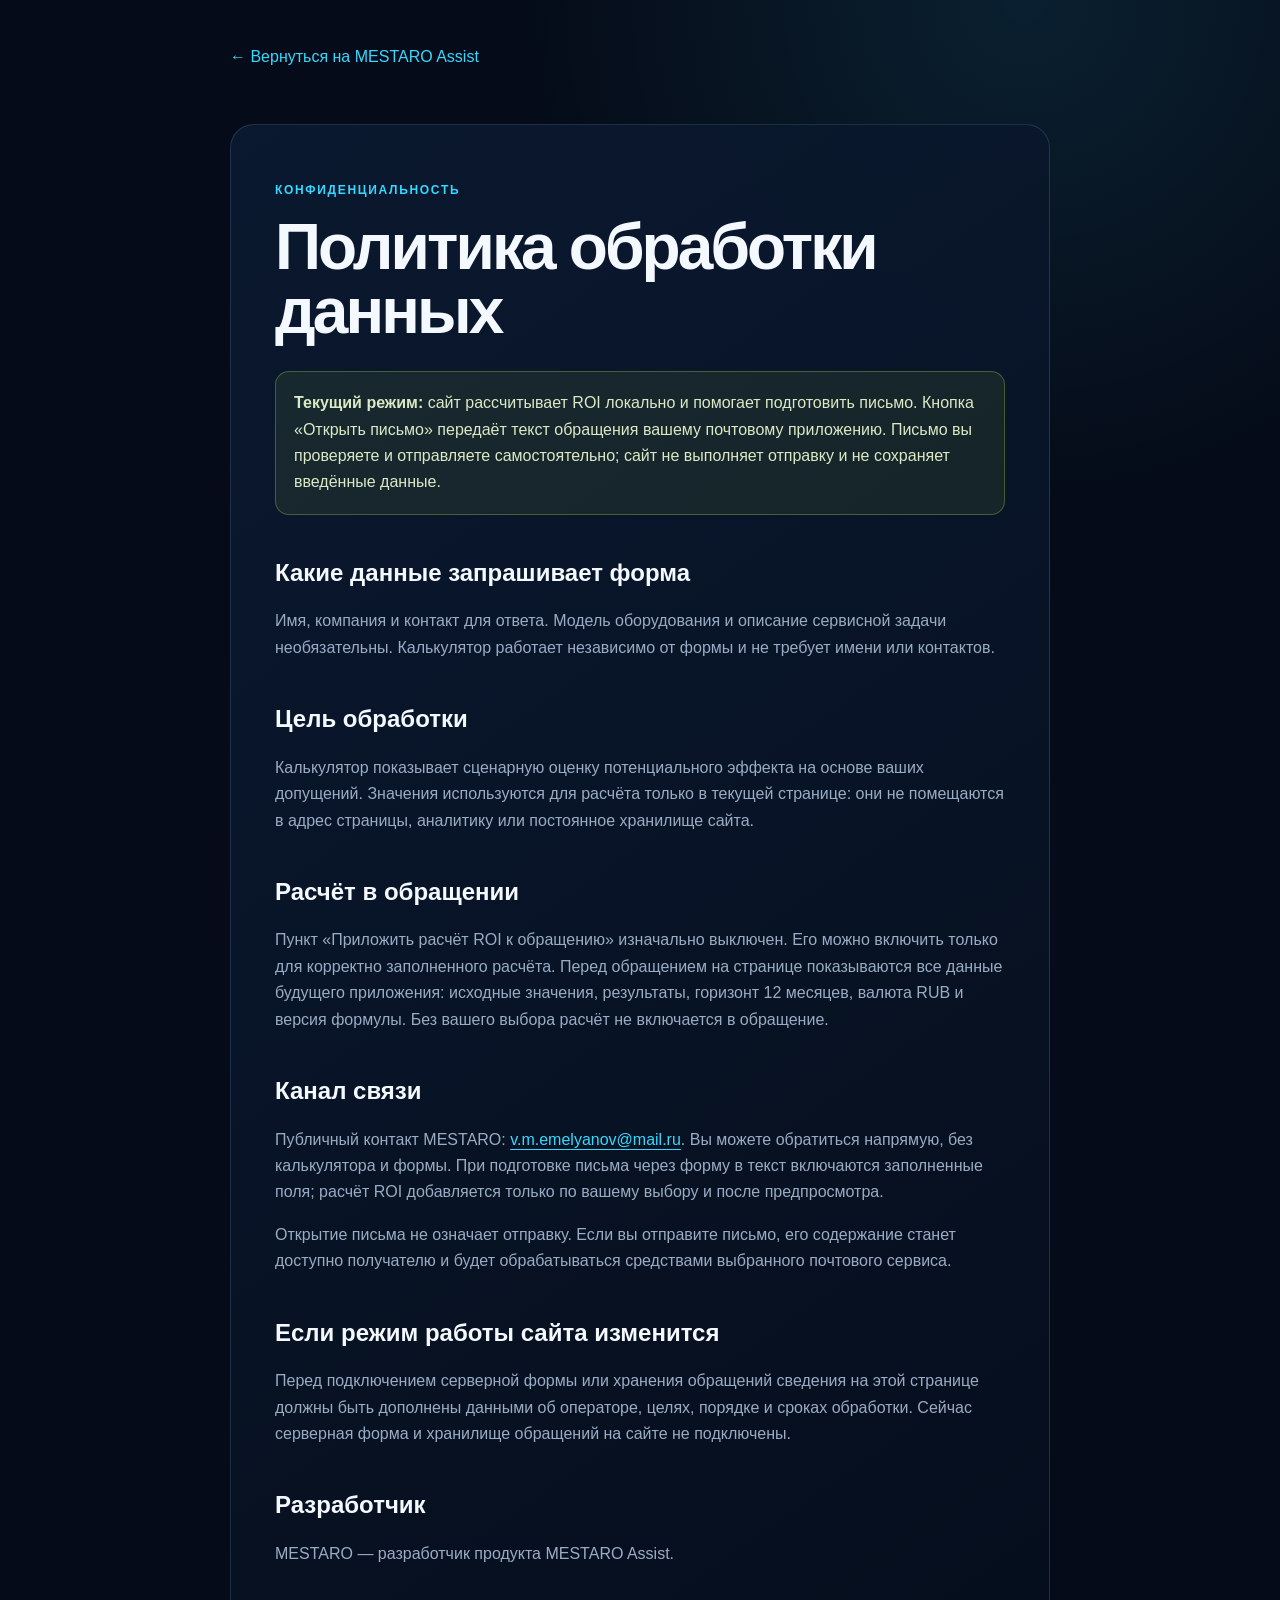
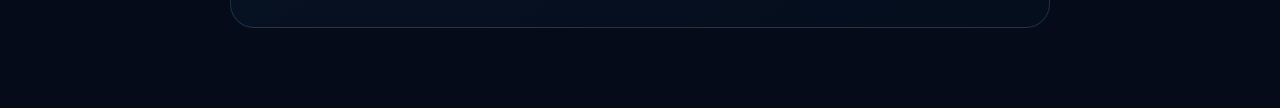
<file: privacy.html>
<!DOCTYPE html>
<html lang="ru">
<head>
  <meta charset="utf-8">
  <meta name="viewport" content="width=device-width, initial-scale=1">
  <title>Политика конфиденциальности — MESTARO Assist</title>
  <meta name="description" content="Политика обработки данных на сайте MESTARO Assist.">
  <meta name="robots" content="noindex, follow">
  <meta name="theme-color" content="#050b18">
  <link rel="icon" href="/assets/brand/favicon.png" type="image/png">
  <style>
    :root { color-scheme: dark; --bg: #050b18; --surface: #0b1a31; --text: #f4f8ff; --muted: #9aacc4; --line: rgba(121,174,224,.2); --cyan: #35d9ff; --lime: #b9f34b; }
    * { box-sizing: border-box; }
    body { margin: 0; background: radial-gradient(circle at 80% 0, rgba(53,217,255,.1), transparent 32rem), var(--bg); color: var(--text); font-family: Inter, "Segoe UI", Arial, sans-serif; line-height: 1.65; }
    main { width: min(calc(100% - 32px), 820px); margin: 0 auto; padding: 44px 0 80px; }
    a { color: var(--cyan); text-underline-offset: 4px; }
    .back { display: inline-flex; margin-bottom: 54px; text-decoration: none; }
    .eyebrow { color: var(--cyan); font-size: 12px; font-weight: 800; letter-spacing: .14em; text-transform: uppercase; }
    h1 { margin: 14px 0 22px; font-size: clamp(38px, 7vw, 64px); line-height: 1; letter-spacing: -.045em; }
    h2 { margin: 38px 0 10px; font-size: 24px; }
    p, li { color: var(--muted); }
    .notice { margin: 28px 0; padding: 18px; border: 1px solid rgba(185,243,75,.28); border-radius: 14px; background: rgba(185,243,75,.08); color: #dce9c5; }
    .card { padding: clamp(24px, 5vw, 44px); border: 1px solid var(--line); border-radius: 24px; background: linear-gradient(145deg, rgba(11,26,49,.94), rgba(5,14,29,.98)); }
  </style>
</head>
<body>
  <main>
    <a class="back" href="/">← Вернуться на MESTARO Assist</a>
    <article class="card">
      <p class="eyebrow">Конфиденциальность</p>
      <h1>Политика обработки данных</h1>
      <p class="notice"><strong>Текущий режим:</strong> сайт рассчитывает ROI локально и помогает подготовить письмо. Кнопка «Открыть письмо» передаёт текст обращения вашему почтовому приложению. Письмо вы проверяете и отправляете самостоятельно; сайт не выполняет отправку и не сохраняет введённые данные.</p>

      <h2>Какие данные запрашивает форма</h2>
      <p>Имя, компания и контакт для ответа. Модель оборудования и описание сервисной задачи необязательны. Калькулятор работает независимо от формы и не требует имени или контактов.</p>

      <h2>Цель обработки</h2>
      <p>Калькулятор показывает сценарную оценку потенциального эффекта на основе ваших допущений. Значения используются для расчёта только в текущей странице: они не помещаются в адрес страницы, аналитику или постоянное хранилище сайта.</p>

      <h2>Расчёт в обращении</h2>
      <p>Пункт «Приложить расчёт ROI к обращению» изначально выключен. Его можно включить только для корректно заполненного расчёта. Перед обращением на странице показываются все данные будущего приложения: исходные значения, результаты, горизонт 12 месяцев, валюта RUB и версия формулы. Без вашего выбора расчёт не включается в обращение.</p>

      <h2>Канал связи</h2>
      <p>Публичный контакт MESTARO: <a href="mailto:v.m.emelyanov@mail.ru">v.m.emelyanov@mail.ru</a>. Вы можете обратиться напрямую, без калькулятора и формы. При подготовке письма через форму в текст включаются заполненные поля; расчёт ROI добавляется только по вашему выбору и после предпросмотра.</p>
      <p>Открытие письма не означает отправку. Если вы отправите письмо, его содержание станет доступно получателю и будет обрабатываться средствами выбранного почтового сервиса.</p>

      <h2>Если режим работы сайта изменится</h2>
      <p>Перед подключением серверной формы или хранения обращений сведения на этой странице должны быть дополнены данными об операторе, целях, порядке и сроках обработки. Сейчас серверная форма и хранилище обращений на сайте не подключены.</p>

      <h2>Разработчик</h2>
      <p>MESTARO — разработчик продукта MESTARO Assist.</p>
    </article>
  </main>
</body>
</html>
</file>
<file: assets/site/site.css>
/* Публичная страница: компактный рассказ, отдельно от технического сценария. */
.site-update { --muted: #a8b8ce; }
.site-update .hero { width: min(calc(100% - 40px), var(--max)); grid-template-columns: minmax(0, 1.2fr) minmax(0, 1fr); align-items: start; gap: 42px 64px; min-height: 0; padding: 64px 0 56px; }
.site-update .hero-title { margin: 0 0 18px; max-width: 700px; font-size: clamp(44px, 4.1vw, 58px); line-height: 1.09; letter-spacing: -.04em; }
.site-update .hero-copy > .hero-summary { max-width: 620px; margin: 0 0 22px; color: var(--text); font-size: 28px; font-weight: 600; line-height: 1.3; letter-spacing: -.02em; }
.site-update .hero-copy > .hero-lead { font-size: 18px; line-height: 1.6; margin-bottom: 18px; }
.site-update .hero-copy > .hero-audience { max-width: 600px; font-size: 16px; line-height: 1.6; margin-bottom: 26px; }
.site-update .eyebrow { font-size: 14px; letter-spacing: .04em; }
.development-label { padding: 4px 8px; border: 1px solid var(--line); border-radius: 6px; font-size: 12px; color: var(--muted); font-weight: 400; letter-spacing: 0; }
.site-update .hero-actions { gap: 12px; }
.site-update .primary-action, .site-update .secondary-action { min-height: 50px; padding: 12px 20px; gap: 15px; font-size: 16px; border-radius: 12px; }
.site-update .primary-action { background: var(--lime); color: #0b1a14; border: 1px solid var(--lime); box-shadow: none; }
.site-update .secondary-action { border-color: var(--line); color: var(--text); background: rgba(13, 32, 52, .7); }
.example-label, .preview-caption { color: var(--muted); font-size: 14px; }
.example-label { display: inline-block; padding: 4px 9px; background: #ffffff07; border: 1px solid var(--line); border-radius: 6px; }
.assist-explainer { padding: 26px 0 4px 32px; border-left: 1px solid rgba(53, 217, 255, .35); }
.assist-explainer h2 { font-size: 25px; line-height: 1.25; margin: 0 0 26px; }
.assist-benefits { list-style: none; margin: 0; padding: 0; }
.assist-benefits li { display: grid; grid-template-columns: 28px 1fr; gap: 14px; padding: 18px 0; border-bottom: 1px solid var(--line); }
.assist-benefits li:first-child { padding-top: 0; }
.assist-benefits li > span { color: var(--cyan); font-size: 14px; padding-top: 2px; }
.assist-benefits h3 { font-size: 20px; font-weight: 600; line-height: 1.3; margin: 0 0 8px; }
.assist-benefits p { color: var(--muted); font-size: 16px; margin: 0; }
.assist-explainer-note { color: var(--muted); font-size: 15px; margin: 20px 0 0; }
.product-story { grid-column: 1 / -1; padding-top: 28px; border-top: 1px solid var(--line); }
.product-details, .product-story, #integration { scroll-margin-top: 110px; }
.product-story-intro { max-width: 1020px; font-size: 18px; color: #cad7e7; line-height: 1.6; margin: 0 0 16px; }
.product-details > summary { min-height: 48px; padding: 12px 0; color: var(--cyan); font-size: 16px; cursor: pointer; }
.product-details[open] > summary { margin-bottom: 16px; }
.product-detail-intro { color: var(--muted); font-size: 16px; max-width: 900px; margin-bottom: 24px; }
.product-knowledge { margin-top: 34px; }
.product-knowledge > h3 { font-size: 25px; margin-bottom: 12px; }
.product-knowledge > p { color: var(--muted); max-width: 1000px; }
.roi-pilot { margin-top: 32px; padding-top: 10px; border-top: 1px solid var(--line); }
.site-update .section { padding: 84px 0; }
.site-update .section-heading { margin-bottom: 34px; grid-template-columns: 1.25fr 1fr; gap: 48px; }
.site-update .section-heading h2 { max-width: 760px; font-size: clamp(32px, 3.25vw, 44px); line-height: 1.13; }
.site-update .section-heading p { font-size: 17px; line-height: 1.6; }
.site-update .section-index { font-size: 14px; margin-bottom: 18px; }
.site-update .outcome-grid { grid-template-columns: repeat(3, 1fr); }
.site-update .outcome-card p, .site-update .kpi-card p { font-size: 16px; line-height: 1.55; }
.site-update .outcome-card h3 { line-height: 1.3; }
.site-update .outcome-card::after { display: none; }
.site-update .outcome-no { font-size: 14px; }
.journey-section { border-top: 1px solid var(--line); }
.journey-equipment { display: flex; align-items: center; flex-wrap: wrap; gap: 12px; padding: 18px 22px; border: 1px solid var(--line); border-radius: 14px 14px 0 0; background: #35d9ff07; }
.journey-equipment > span:last-child { color: var(--muted); margin-left: auto; font-size: 14px; }
.status-dot { width: 8px; height: 8px; background: var(--cyan); border-radius: 50%; }
.journey-flow { display: grid; grid-template-columns: repeat(3, 1fr); list-style: none; padding: 0; margin: 0; border-left: 1px solid var(--line); }
.journey-flow li { position: relative; padding: 24px; border-right: 1px solid var(--line); border-bottom: 1px solid var(--line); }
.journey-flow li > span { color: var(--cyan); font-size: 14px; }
.journey-flow h3 { margin: 12px 0 8px; font-size: 20px; line-height: 1.3; }
.journey-flow p { color: var(--muted); margin: 0; }
.journey-flow .expert-step { background: var(--lime-soft); }
.journey-flow .expert-step > span { color: var(--lime); }
.journey-note, .section-footnote { color: var(--muted); margin: 22px 0 0; font-size: 16px; }
.anchor-alias { display: block; scroll-margin-top: 110px; }
#contact, #roi, #kpi, #technical-demo, #model-stage { scroll-margin-top: 110px; }
.overview { display: grid; grid-template-columns: 1fr 1fr; border: 1px solid var(--line); border-radius: 22px; overflow: hidden; margin-bottom: 24px; }
.overview-copy { display: flex; flex-direction: column; padding: 30px; }
.overview-tabs { display: flex; flex-wrap: wrap; gap: 6px; margin: 24px 0; }
.overview-tabs button { padding: 8px 10px; min-height: 44px; border: 1px solid var(--line); background: transparent; border-radius: 8px; cursor: pointer; font-size: 14px; }
.overview-tabs [aria-selected="true"] { color: var(--cyan); border-color: var(--cyan); background: var(--cyan-soft); }
.overview-copy h3 { margin: 10px 0 16px; font-size: 28px; line-height: 1.2; }
.overview-copy p { color: var(--muted); }
.overview-copy .overview-context { font-size: 14px; margin: 12px 0 0; }
.overview-copy .step-controls { margin-top: auto; padding-top: 18px; }
.overview-screen { display: flex; flex-direction: column; justify-content: center; gap: 22px; padding: 32px; background: radial-gradient(ellipse at 80% 0, #35d9ff12, transparent 70%), #0b1a2d; border-left: 1px solid var(--line); }
.overview-screen h4 { margin: 0; font-size: 23px; line-height: 1.3; }
.overview-screen dl { margin: 0; display: grid; gap: 0; }
.overview-screen dl > div { border-bottom: 1px solid var(--line); padding: 14px 0; }
.overview-screen dt { color: var(--muted); font-size: 14px; }
.overview-screen dd { margin: 5px 0 0; }
.overview-screen .screen-note { padding: 14px; border-left: 2px solid var(--lime); color: #d7e8bd; background: var(--lime-soft); font-size: 15px; margin: 0; }
.site-update .demo-disclaimer { margin: 0 0 24px; font-size: 14px; }
.technical-demo-heading { margin-bottom: 22px; padding: 20px 24px; border: 1px solid var(--line); border-radius: 14px; background: #0b1a2d; }
.technical-demo-heading h3 { margin: 0; font-size: 20px; line-height: 1.35; font-weight: 600; }
.technical-demo-heading p { margin: 4px 0 0; font-size: 14px; color: var(--muted); }
.scenario-help { margin-bottom: 18px; }
.scenario-help summary { min-height: 44px; cursor: pointer; color: var(--cyan); }
.scenario-help h3 { font-size: 22px; margin: 12px 0; }
.scenario-help p, .site-update .model-note, .site-update .step-reference { font-size: 14px; }
.step-gate { font-size: 14px; color: #e2d0ae !important; }
.site-update .model-control, .site-update .step-controls button, .site-update .nav-toggle { min-height: 44px; }
.site-update .model-scenario-card { padding: 22px; }
.site-update .model-status { padding: 5px 8px; border-radius: 6px; background: rgba(5, 14, 29, .9); font-size: 13px; max-width: calc(100% - 48px); }
.site-update .step-card { gap: 14px; }
.site-update .step-copy h4 { font-size: 21px; }
.site-update .step-copy p, .site-update .scenario-action, .site-update .scenario-action select, .site-update .scenario-action input { font-size: 16px; }
.format-grid { display: grid; grid-template-columns: repeat(2, minmax(0, 1fr)); gap: 24px; }
.format-card { display: flex; flex-direction: column; border: 1px solid var(--line); border-radius: 18px; padding: 30px; background: #081427; }
.format-primary { border-color: #35d9ff66; background: linear-gradient(140deg, #123148, #081427); }
.format-card h3 { margin: 20px 0 16px; font-size: 28px; line-height: 1.2; letter-spacing: -.02em; }
.format-card p { color: var(--muted); font-size: 16px; }
.subscription-label { color: var(--cyan); font-size: 13px; letter-spacing: .06em; }
.subscription-list { padding-left: 20px; margin: 4px 0 28px; color: #d0dced; font-size: 16px; }
.subscription-list li + li { margin-top: 10px; }
.format-card .secondary-action { align-self: flex-start; margin-top: auto; }
.subscription-pricing { color: var(--text); font-size: 17px; margin: 26px 0; }
.academy-note { border-top: 1px solid var(--line); padding-top: 22px; color: var(--muted); font-size: 15px; margin-bottom: 0; }
.academy-note strong { color: #c6d4e6; font-weight: 600; }
.knowledge-list { display: grid; grid-template-columns: 1fr; }
.knowledge-list article { display: grid; grid-template-columns: 70px 1fr; gap: 24px; padding: 26px 0; border-top: 1px solid var(--line); }
.knowledge-list article > span { color: var(--cyan); }
.knowledge-list h3 { margin: 0 0 10px; font-size: 23px; }
.knowledge-list p { color: var(--muted); max-width: 960px; margin: 0; font-size: 17px; }
.pilot-outline { display: grid; grid-template-columns: repeat(3, 1fr); gap: 30px; padding: 0; margin: 0 0 32px; list-style: none; counter-reset: pilot; }
.pilot-outline li { counter-increment: pilot; border-top: 2px solid var(--cyan); padding-top: 16px; }
.pilot-outline li::before { content: '0' counter(pilot); color: var(--cyan); margin-right: 12px; }
.pilot-outline span { display: block; color: var(--muted); margin-top: 10px; }
.site-update .kpi-card { padding: 22px; }
.site-update .kpi-card strong { font-size: 24px; }
.roi-contact-layout { display: grid; grid-template-columns: minmax(0, 1.65fr) minmax(0, 1fr); align-items: start; gap: 24px; }
.roi-contact-layout > * { min-width: 0; }
.about-compact { display: grid; grid-template-columns: .6fr 1.4fr; gap: 30px; padding-block: 56px; border-top: 1px solid var(--line); }
.about-compact h2 { margin: 0 0 16px; font-size: 34px; }
.about-compact p { max-width: 700px; color: var(--muted); margin: 0; }
.site-update .footer-note, .site-update .footer-legal { font-size: 14px; }
.site-update .nav-links a[aria-current="location"] { color: var(--text); background: var(--cyan-soft); }
.site-update :focus-visible { outline: 2px solid var(--cyan); outline-offset: 5px; }
@media (max-width: 1120px) {
  .site-update .hero { gap: 30px; padding-block: 50px; }
  .site-update .hero-title { font-size: 42px; }
  .roi-contact-layout { grid-template-columns: 1fr; }
  .site-update .nav-links a { padding-inline: 10px; font-size: 14px; }
}
@media (max-width: 800px) {
  .site-update .hero { grid-template-columns: 1fr; min-height: auto; gap: 34px; padding-block: 44px 60px; }
  .site-update .hero-title { font-size: 40px; max-width: 650px; }
  .assist-explainer { padding: 22px; border: 1px solid var(--line); border-radius: 16px; background: #0b1a2d; }
  .format-grid { grid-template-columns: 1fr; }
  .site-update .section { padding-block: 62px; }
  .site-update .section-heading { grid-template-columns: 1fr; gap: 18px; }
  .site-update .section-heading h2 { font-size: 34px; }
  .site-update .outcome-grid { grid-template-columns: 1fr; }
  .journey-flow { grid-template-columns: repeat(2, 1fr); }
  .overview { grid-template-columns: 1fr; }
  .overview-screen { border-left: 0; border-top: 1px solid var(--line); }
  .overview-copy, .overview-screen { padding: 24px; }
  .overview-copy h3 { font-size: 25px; }
  .pilot-outline { grid-template-columns: 1fr; gap: 22px; }
  .site-update .kpi-grid { grid-template-columns: repeat(2, 1fr); }
  .site-update .model-stage { height: auto; min-height: 0; }
  .site-update model-viewer { height: 420px; min-height: 420px; }
  .site-update .model-controls { position: relative; inset: auto; padding: 16px; border-top: 1px solid var(--line); justify-content: center; background: #081427; }
  .site-update .model-stage.is-idle { min-height: 420px; }
  .site-update .model-stage.is-idle .model-controls { display: none; }
  .site-update .model-active-marker { display: none; }
  .site-update .drawer-controls { order: 3; flex-basis: 100%; }
  .site-update .drawer-control { min-width: 0; }
  .site-update .model-scenario-card { height: auto; max-height: none; overflow: visible; }
  .site-update .model-stage:fullscreen { overflow: auto; }
  .site-update #model-stage:fullscreen model-viewer { height: calc(100dvh - 160px); min-height: 240px; }
}
@media (max-width: 540px) {
  .site-update .hero-title { font-size: 40px; line-height: 1.12; }
  .site-update .hero-copy > .hero-summary { font-size: 25px; }
  .site-update .hero-copy > .hero-lead { font-size: 17px; }
  .site-update .section-heading h2 { font-size: 30px; }
  .site-update .hero-actions { flex-direction: column; }
  .site-update .section-index { font-size: 13px; }
  .site-update .eyebrow { flex-wrap: wrap; font-size: 13px; }
  .journey-flow, .format-grid, .site-update .kpi-grid { grid-template-columns: 1fr; }
  .journey-equipment > span:last-child { margin-left: 20px; }
  .journey-flow li { padding: 20px; }
  .format-card { padding: 24px; }
  .knowledge-list article { grid-template-columns: 28px 1fr; gap: 12px; }
  .knowledge-list h3 { font-size: 21px; }
  .technical-demo-heading { padding: 16px; }
  .technical-demo-heading h3 { font-size: 18px; }
  .site-update .model-control { font-size: 14px; padding-inline: 10px; }
  .site-update .model-scenario-card { padding: 18px; }
  .site-update .step-card { padding: 16px; }
  .site-update .step-controls { flex-wrap: wrap; }
  .site-update .step-controls button { flex: 1 1 auto; }
  .about-compact { grid-template-columns: 1fr; gap: 12px; }
}
</file>
<file: assets/site/roi.css>
.roi-calculator {
  min-width: 0;
  padding: clamp(20px, 3vw, 32px);
  border: 1px solid var(--line);
  border-radius: var(--radius-lg);
  background: linear-gradient(150deg, rgba(12, 35, 61, .85), var(--surface));
}
.roi-calculator h3 { margin: 0 0 12px; font-size: 26px; line-height: 1.2; }
.roi-intro, .roi-note { margin: 0 0 22px; color: #b5c5d9; font-size: 16px; line-height: 1.55; }
.roi-intro a { color: var(--cyan); text-underline-offset: 4px; }
.roi-fields { display: grid; grid-template-columns: repeat(2, minmax(0, 1fr)); gap: 20px 18px; }
.roi-field { display: flex; min-width: 0; flex-direction: column; gap: 7px; }
.roi-field label { color: var(--text); font-size: 16px; line-height: 1.4; }
.roi-field input {
  width: 100%;
  min-height: 48px;
  padding: 11px 13px;
  border: 1px solid rgba(121, 174, 224, .36);
  border-radius: 10px;
  background: #050e1d;
  color: var(--text);
  font: inherit;
}
.roi-field input[aria-invalid="true"] { border-color: #ffb1a6; }
.roi-field input:focus-visible, .roi-calculator summary:focus-visible, .roi-toggle input:focus-visible {
  outline: 3px solid var(--lime);
  outline-offset: 3px;
}
.roi-field small { color: #a7b9d0; font-size: 14px; line-height: 1.45; }
.roi-field .roi-error { color: #ffb1a6; }
.roi-disclosure { margin-top: 24px; border-top: 1px solid var(--line); }
.roi-disclosure summary { min-height: 44px; padding: 14px 0; color: var(--cyan); font-size: 16px; cursor: pointer; }
.roi-disclosure p { color: #b5c5d9; font-size: 14px; line-height: 1.55; }
.roi-toggle { display: flex; min-height: 44px; align-items: center; gap: 12px; margin: 2px 0 18px; font-size: 16px; cursor: pointer; }
.roi-toggle input { flex: 0 0 auto; width: 20px; height: 20px; margin: 0; accent-color: var(--lime); }
.roi-travel-fields { margin: 0; padding: 0; border: 0; }
.roi-travel-fields:disabled { opacity: .65; }
.roi-calculate { margin-top: 22px; min-height: 46px; padding: 12px 22px; border: 0; border-radius: 10px; background: var(--lime); color: #142109; font: inherit; font-weight: 700; cursor: pointer; }
.roi-status { margin: 16px 0 0; color: #b5c5d9; font-size: 14px; line-height: 1.5; }
.roi-results { margin-top: 24px; padding-top: 24px; border-top: 1px solid var(--line); }
.roi-results h4 { margin: 0 0 16px; font-size: 18px; }
.roi-primary-results { display: grid; grid-template-columns: 1fr 1fr; gap: 12px; margin: 0; }
.roi-result { min-width: 0; padding: 16px; border: 1px solid var(--line); border-radius: 14px; background: rgba(3, 11, 23, .45); }
.roi-result:first-child { grid-column: 1 / -1; border-color: rgba(185, 243, 75, .32); background: rgba(185, 243, 75, .05); }
.roi-result dt { color: #b5c5d9; font-size: 14px; line-height: 1.4; }
.roi-result dd { margin: 10px 0 0; color: var(--lime); font-size: 24px; line-height: 1.3; font-weight: 700; overflow-wrap: anywhere; }
.roi-result:first-child dd { font-size: clamp(28px, 3vw, 36px); }
.roi-result dd.roi-negative { color: #ffb1a6; }
.roi-result [data-roi-result="paybackMonths"], .roi-result [data-roi-result="roi12MonthsPct"] { font-size: 20px; }
.roi-secondary-results, .roi-breakdown { margin: 18px 0; }
.roi-secondary-results > div, .roi-breakdown > div { display: flex; align-items: baseline; justify-content: space-between; gap: 16px; padding: 9px 0; border-bottom: 1px solid var(--line); font-size: 14px; }
.roi-secondary-results dt, .roi-breakdown dt { color: #b5c5d9; }
.roi-secondary-results dd, .roi-breakdown dd { margin: 0; text-align: right; overflow-wrap: anywhere; }
.roi-results .roi-note { margin: 18px 0 0; font-size: 14px; }
.roi-formulas { display: grid; gap: 10px; margin: 12px 0; padding-left: 20px; color: #b5c5d9; font-size: 14px; line-height: 1.55; }
#roi-payback-horizon { color: var(--lime); }
@media (max-width: 640px) {
  .roi-fields, .roi-primary-results { grid-template-columns: 1fr; }
  .roi-calculator { padding: 20px 16px; border-radius: 20px; }
  .roi-secondary-results > div, .roi-breakdown > div { display: block; }
  .roi-secondary-results dd, .roi-breakdown dd { margin-top: 5px; text-align: left; }
}
</file>
<file: assets/site/contact.css>
.contact-panel {
  min-width: 0;
  align-self: start;
  padding: clamp(20px, 2.6vw, 32px);
  border: 1px solid var(--line);
  border-radius: var(--radius-md);
  background: linear-gradient(145deg, rgba(11, 26, 49, .94), rgba(5, 14, 29, .98));
  scroll-margin-top: 104px;
}
.contact-panel h3 { margin: 0 0 12px; font-size: 26px; line-height: 1.2; }
.contact-panel > p { color: #b6c5d8; font-size: 16px; }
.contact-channel-notice { padding: 14px; border-left: 2px solid var(--lime); background: var(--lime-soft); }
.contact-direct { display: inline-block; margin: 0 0 18px; min-height: 44px; padding-top: 8px; color: var(--cyan); overflow-wrap: anywhere; }
.contact-form { display: grid; gap: 15px; }
.contact-field { display: grid; gap: 6px; min-width: 0; }
.contact-field label { color: #d7e3f2; font-size: 15px; }
.contact-field label span { color: #aabbd0; }
.contact-field input, .contact-field textarea {
  width: 100%;
  min-width: 0;
  min-height: 46px;
  padding: 10px 12px;
  border: 1px solid rgba(121, 174, 224, .35);
  border-radius: 10px;
  background: #071326;
  color: var(--text);
  font: inherit;
}
.contact-field textarea { min-height: 86px; resize: vertical; }
.contact-field input[aria-invalid="true"] { border-color: #ffb5a7; }
.contact-field-error { margin: 0; color: #ffb5a7; font-size: 14px; }
.contact-field-error:empty { display: none; }
.contact-optional { color: #c7d6e8; font-size: 15px; }
.contact-optional summary { min-height: 44px; padding: 10px 0; cursor: pointer; }
.contact-optional .contact-field { margin-top: 5px; }
.contact-attachment-toggle { display: flex; align-items: flex-start; gap: 10px; min-height: 44px; color: #d7e3f2; font-size: 15px; cursor: pointer; }
.contact-attachment-toggle input { flex: 0 0 20px; width: 20px; height: 20px; margin: 2px 0 0; accent-color: var(--lime); }
.contact-roi-hint, .contact-privacy { margin: 0; color: #aabbd0; font-size: 14px; line-height: 1.55; }
.contact-privacy a { color: var(--cyan); text-underline-offset: 3px; }
.contact-roi-preview { min-width: 0; padding: 14px; border: 1px solid var(--line); border-radius: 10px; background: #081427; }
.contact-roi-preview h4 { margin: 0 0 10px; font-size: 16px; }
.contact-roi-preview pre { margin: 0; white-space: pre-wrap; overflow-wrap: anywhere; font-family: inherit; font-size: 14px; line-height: 1.6; }
.contact-submit {
  min-height: 48px;
  padding: 12px 16px;
  border: 1px solid rgba(185, 243, 75, .5);
  border-radius: 12px;
  background: var(--lime);
  color: #0a1800;
  font: inherit;
  font-weight: 700;
  cursor: pointer;
}
.contact-submit:disabled { border-color: var(--line); background: #17253b; color: #b6c5d8; cursor: not-allowed; }
.contact-status { margin: 0; color: #dbe8f4; font-size: 14px; }
.contact-panel :is(input, textarea, button, a, summary):focus-visible { outline: 2px solid var(--cyan); outline-offset: 4px; }
</file>
